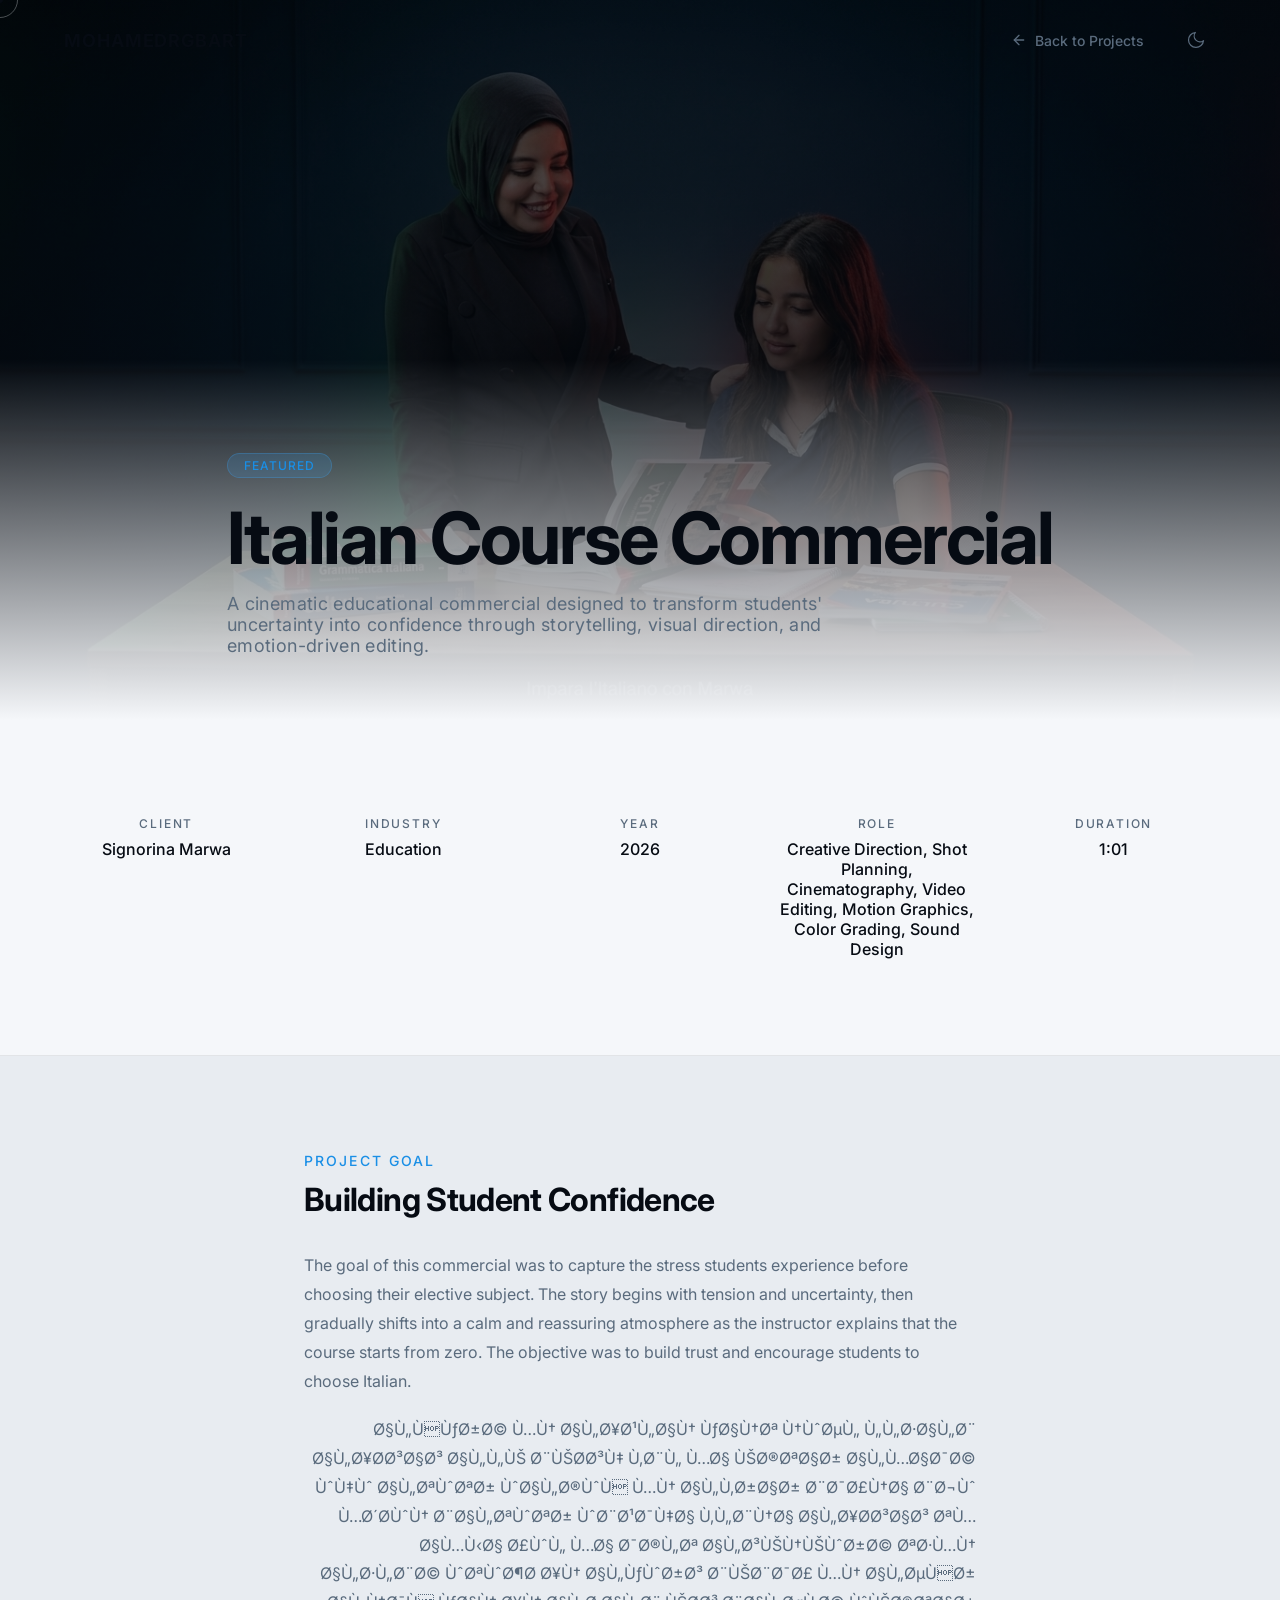
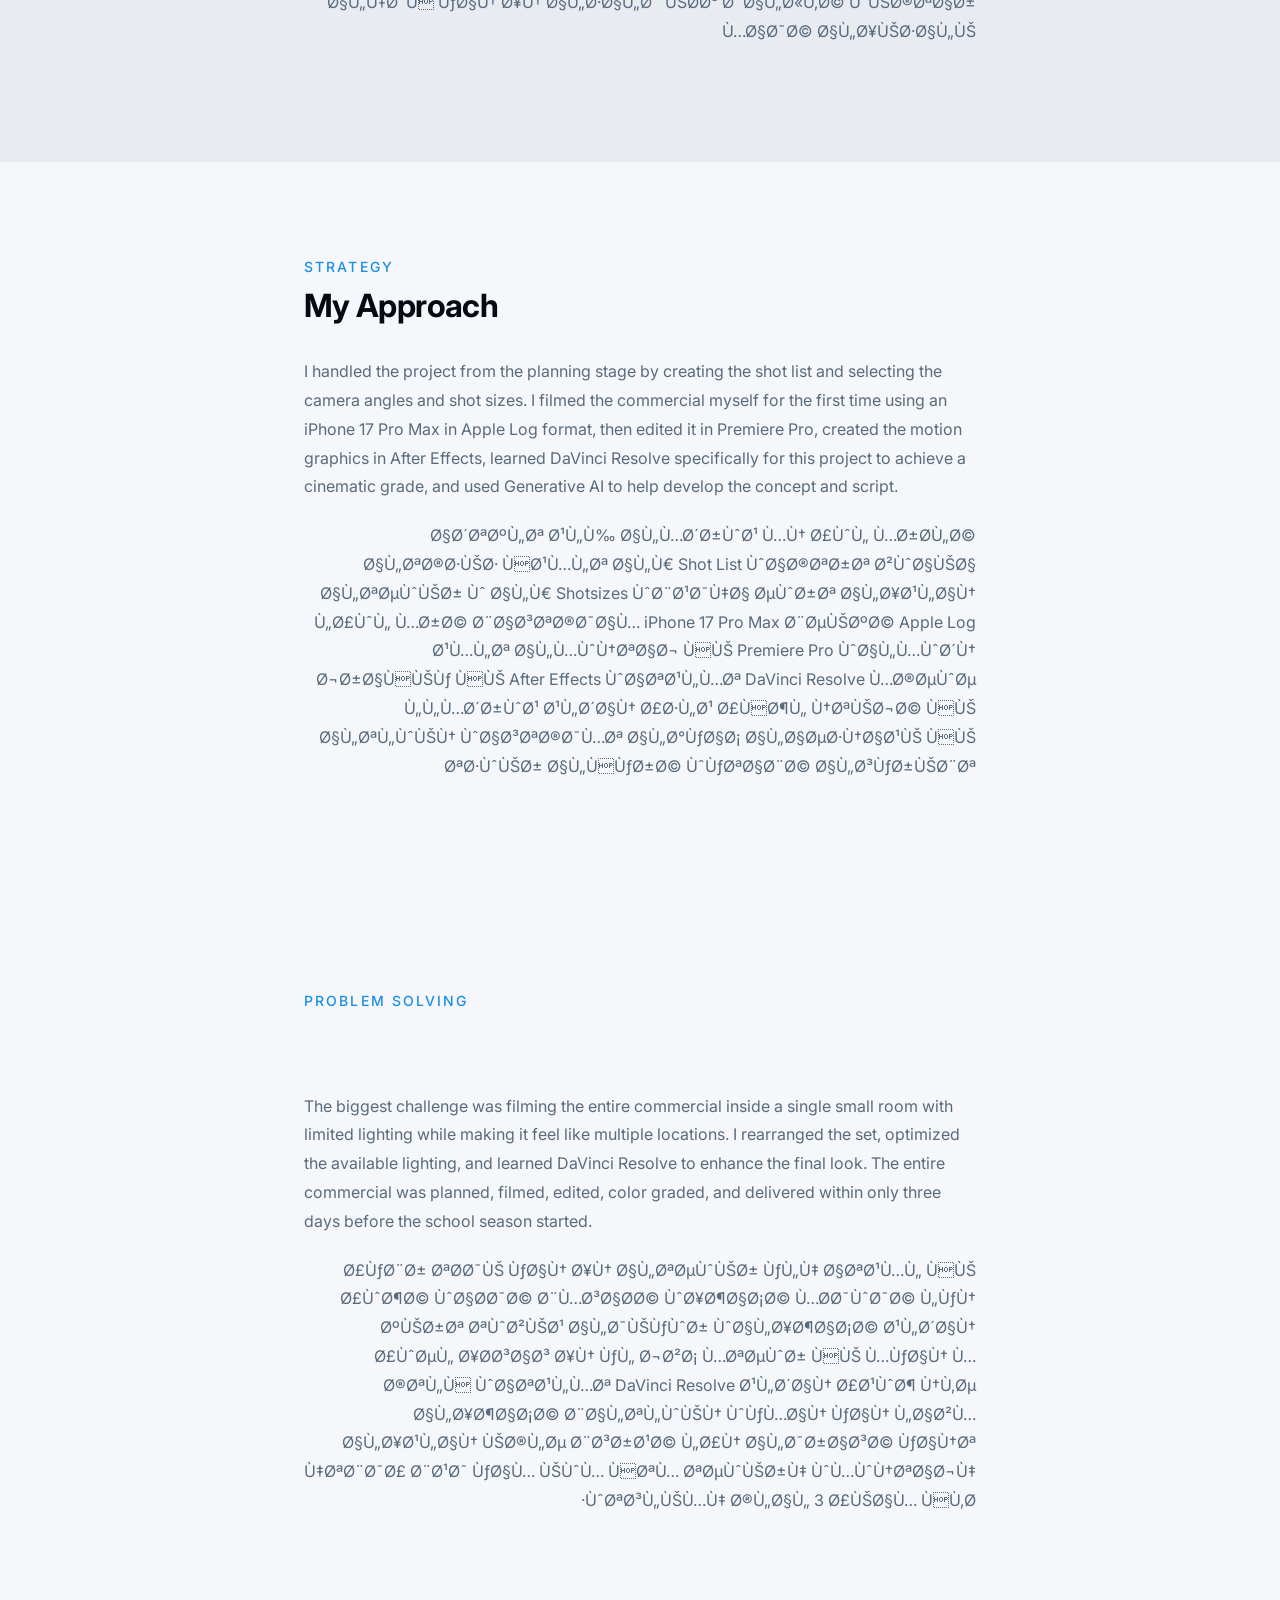
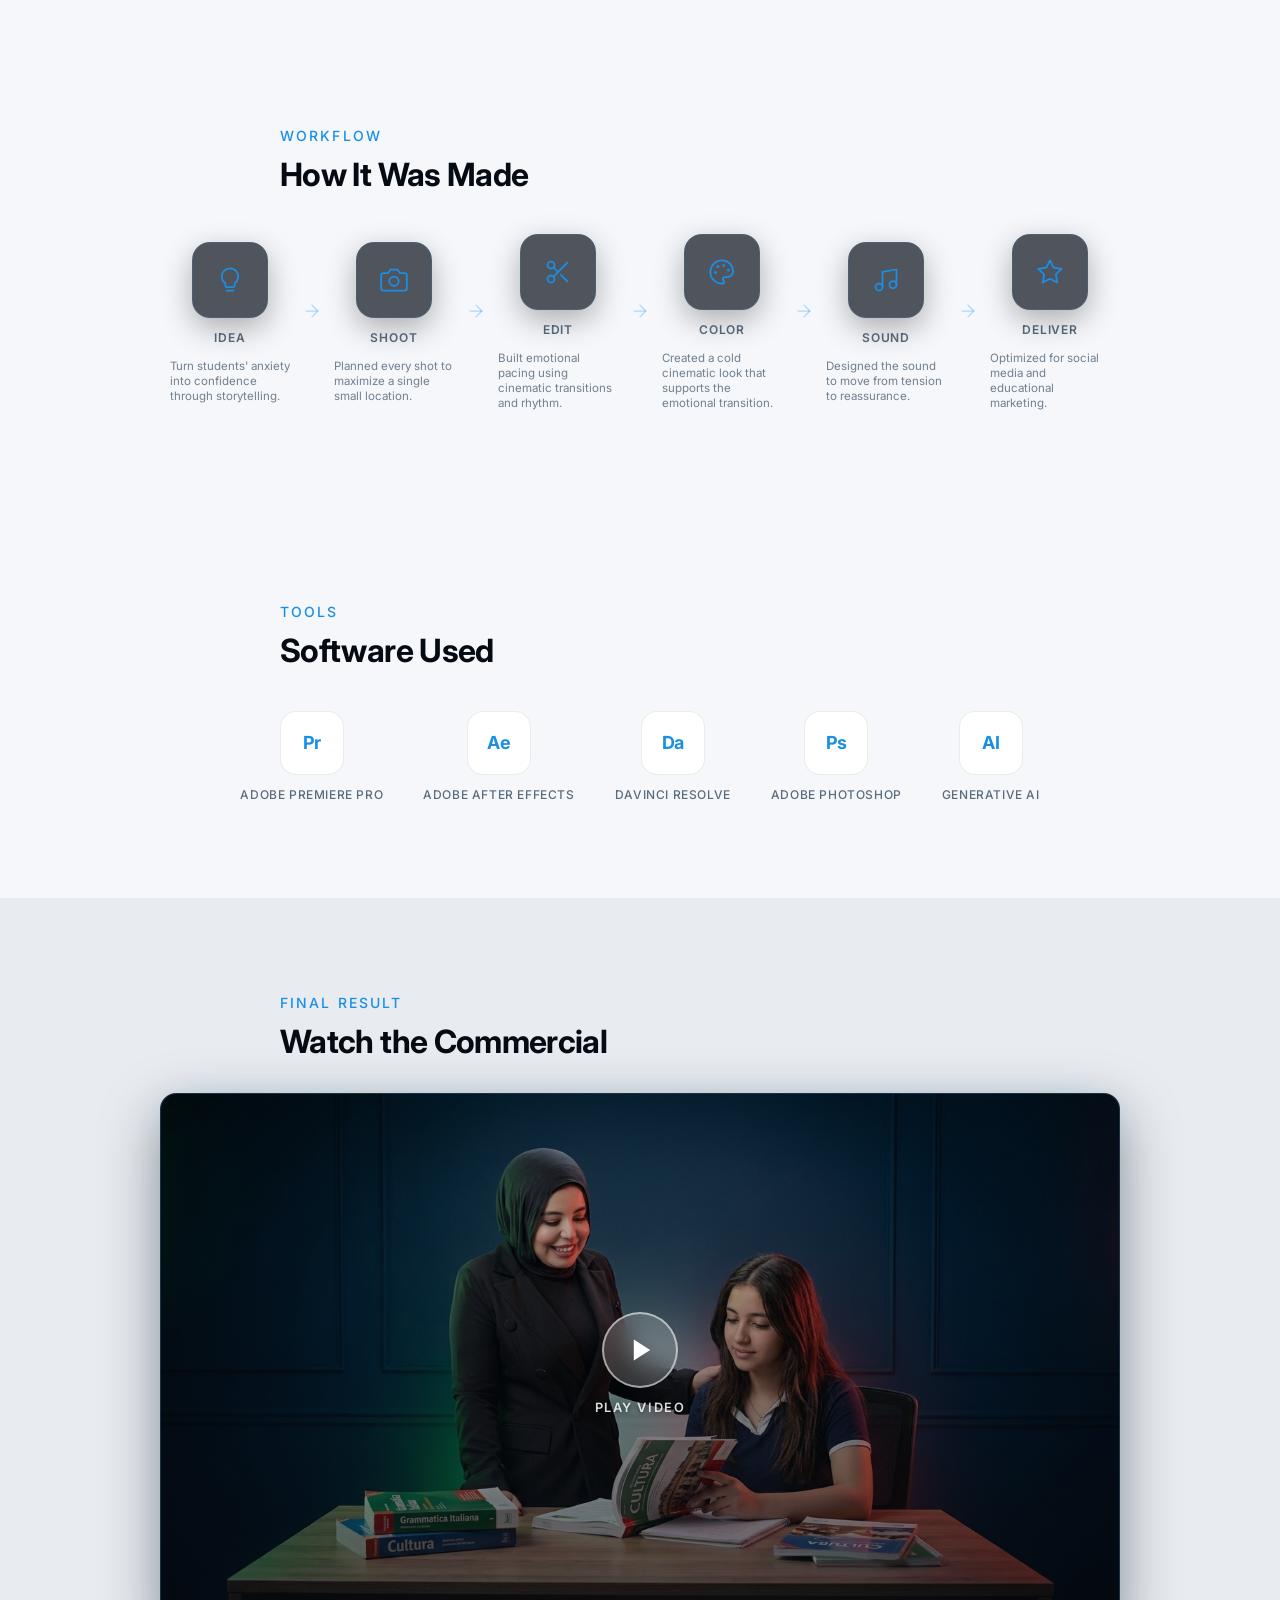
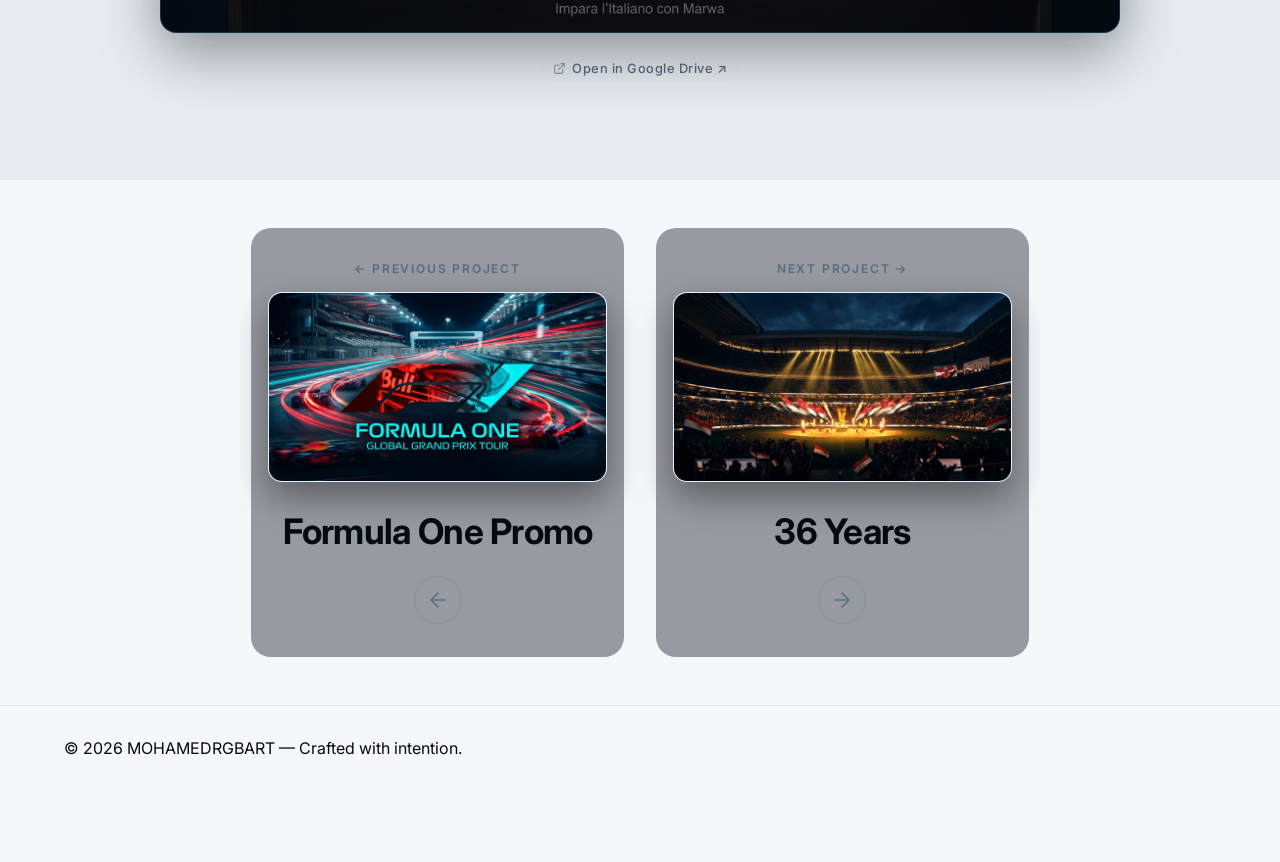
<file: case-study-2.html>
<!DOCTYPE html>
<html lang="en" data-theme="dark">
<head>
  <meta charset="UTF-8">
  <meta name="viewport" content="width=device-width, initial-scale=1.0">
  <meta name="description" content="Italian Course Commercial — A cinematic educational commercial designed to transform students' uncertainty into confidence through storytelling. Case study by MOHAMEDRGBART.">
  <meta name="author" content="Mohamed RGB Art">
  <meta name="theme-color" content="#060B13">
  <title>Italian Course Commercial — MOHAMEDRGBART Case Study</title>
  <link rel="preconnect" href="https://fonts.googleapis.com">
  <link rel="preconnect" href="https://fonts.gstatic.com" crossorigin>
  <link href="https://fonts.googleapis.com/css2?family=Inter:wght@300;400;500;600;700&display=swap" rel="stylesheet">
  <link rel="icon" type="image/svg+xml" href="favicon.svg">
  <link rel="stylesheet" href="css/variables.css">
  <link rel="stylesheet" href="css/base.css">
  <link rel="stylesheet" href="css/layout.css">
  <link rel="stylesheet" href="css/components.css">
  <link rel="stylesheet" href="css/sections.css">
  <link rel="stylesheet" href="css/animations.css">
  <link rel="stylesheet" href="css/case-study.css">
  <link rel="stylesheet" href="css/responsive.css">
</head>
<body class="case-study-page">

  <!-- Page Transition Overlay -->
  <div class="page-transition" id="pageTransition">
    <div class="transition-bar"></div>
    <div class="transition-bar"></div>
    <div class="transition-bar"></div>
    <div class="transition-bar"></div>
    <div class="transition-bar"></div>
  </div>

  <!-- Custom Cursor -->
  <div class="custom-cursor" id="customCursor">
    <div class="cursor-dot"></div>
    <div class="cursor-ring"></div>
    <span class="cursor-text" id="cursorText"></span>
  </div>

  <!-- 3D Ribbon -->
  <div class="ribbon" id="ribbon">
    <svg class="ribbon-svg" viewBox="0 0 200 2000" preserveAspectRatio="none"></svg>
  </div>

  <!-- Case Study Navigation -->
  <nav class="nav cs-nav" id="navbar">
    <div class="nav-container">
      <a class="nav-brand" href="index.html">MOHAMEDRGBART</a>
      <div class="nav-actions">
        <a class="cs-back-link" href="index.html">
          <svg xmlns="http://www.w3.org/2000/svg" width="16" height="16" viewBox="0 0 24 24" fill="none" stroke="currentColor" stroke-width="2" stroke-linecap="round" stroke-linejoin="round"><line x1="19" y1="12" x2="5" y2="12"></line><polyline points="12 19 5 12 12 5"></polyline></svg>
          Back to Projects
        </a>
        <button class="theme-toggle" id="themeToggle" aria-label="Toggle theme">
          <svg id="sunIcon" xmlns="http://www.w3.org/2000/svg" width="20" height="20" viewBox="0 0 24 24" fill="none" stroke="currentColor" stroke-width="1.5" stroke-linecap="round" stroke-linejoin="round"><circle cx="12" cy="12" r="5"></circle><line x1="12" y1="1" x2="12" y2="3"></line><line x1="12" y1="21" x2="12" y2="23"></line><line x1="4.22" y1="4.22" x2="5.64" y2="5.64"></line><line x1="18.36" y1="18.36" x2="19.78" y2="19.78"></line><line x1="1" y1="12" x2="3" y2="12"></line><line x1="21" y1="12" x2="23" y2="12"></line><line x1="4.22" y1="19.78" x2="5.64" y2="18.36"></line><line x1="18.36" y1="5.64" x2="19.78" y2="4.22"></line></svg>
          <svg id="moonIcon" xmlns="http://www.w3.org/2000/svg" width="20" height="20" viewBox="0 0 24 24" fill="none" stroke="currentColor" stroke-width="1.5" stroke-linecap="round" stroke-linejoin="round" style="display:none;"><path d="M21 12.79A9 9 0 1 1 11.21 3 7 7 0 0 0 21 12.79z"></path></svg>
        </button>
      </div>
    </div>
  </nav>

  <section class="cs-hero">
    <div class="cs-hero-media">
      <img src="assets/images/italy_thumb.jpg" alt="Italian Course Commercial" width="1920" height="1080" loading="eager">
      <div class="cs-hero-gradient"></div>
    </div>
    <div class="cs-hero-content container">
      <span class="cs-status-badge">Featured</span>
      <h1 class="cs-title">Italian Course Commercial</h1>
      <p class="cs-tagline">A cinematic educational commercial designed to transform students' uncertainty into confidence through storytelling, visual direction, and emotion-driven editing.</p>
    </div>
  </section>

  <section class="cs-section cs-overview">
    <div class="container">
      <div class="cs-meta-grid">
        <div class="cs-meta-item reveal-up">
          <span class="cs-meta-label">Client</span>
          <span class="cs-meta-value">Signorina Marwa</span>
        </div>
        <div class="cs-meta-item reveal-up">
          <span class="cs-meta-label">Industry</span>
          <span class="cs-meta-value">Education</span>
        </div>
        <div class="cs-meta-item reveal-up">
          <span class="cs-meta-label">Year</span>
          <span class="cs-meta-value">2026</span>
        </div>
        <div class="cs-meta-item reveal-up">
          <span class="cs-meta-label">Role</span>
          <span class="cs-meta-value">Creative Direction, Shot Planning, Cinematography, Video Editing, Motion Graphics, Color Grading, Sound Design</span>
        </div>
        <div class="cs-meta-item reveal-up">
          <span class="cs-meta-label">Duration</span>
          <span class="cs-meta-value">1:01</span>
        </div>
      </div>
    </div>
  </section>

  <section class="cs-section cs-challenge">
    <div class="container cs-content-narrow">
      <p class="section-label reveal-up">Project Goal</p>
      <h2 class="cs-heading reveal-up">Building Student Confidence</h2>
      <p class="cs-text reveal-up">The goal of this commercial was to capture the stress students experience before choosing their elective subject. The story begins with tension and uncertainty, then gradually shifts into a calm and reassuring atmosphere as the instructor explains that the course starts from zero. The objective was to build trust and encourage students to choose Italian.</p>
      <p class="cs-text reveal-up" dir="rtl" style="text-align: right;">الفكرة من الإعلان كانت نوصل للطالب الإحساس اللي بيحسه قبل ما يختار المادة وهو التوتر والخوف من القرار بدأنا بجو مشحون بالتوتر وبعدها قلبنا الإحساس تمامًا أول ما دخلت السينيورة تطمن الطلبة وتوضح إن الكورس بيبدأ من الصفر الهدف كان إن الطالب يحس بالثقة ويختار مادة الإيطالي</p>
    </div>
  </section>

  <section class="cs-section cs-approach">
    <div class="container cs-content-narrow">
      <p class="section-label reveal-up">Strategy</p>
      <h2 class="cs-heading reveal-up">My Approach</h2>
      <p class="cs-text reveal-up">I handled the project from the planning stage by creating the shot list and selecting the camera angles and shot sizes. I filmed the commercial myself for the first time using an iPhone 17 Pro Max in Apple Log format, then edited it in Premiere Pro, created the motion graphics in After Effects, learned DaVinci Resolve specifically for this project to achieve a cinematic grade, and used Generative AI to help develop the concept and script.</p>
      <p class="cs-text reveal-up" dir="rtl" style="text-align: right;">اشتغلت على المشروع من أول مرحلة التخطيط فعملت الـ Shot List واخترت زوايا التصوير و الـ Shotsizes وبعدها صورت الإعلان لأول مرة باستخدام iPhone 17 Pro Max بصيغة Apple Log عملت المونتاج في Premiere Pro والموشن جرافيك في After Effects واتعلمت DaVinci Resolve مخصوص للمشروع علشان أطلع أفضل نتيجة في التلوين واستخدمت الذكاء الاصطناعي في تطوير الفكرة وكتابة السكريبت</p>
    </div>
  </section>

  <section class="cs-section cs-problems">
    <div class="container cs-content-narrow">
      <p class="section-label reveal-up">Problem Solving</p>
      <h2 class="cs-heading reveal-up">Challenges</h2>
      <p class="cs-text reveal-up">The biggest challenge was filming the entire commercial inside a single small room with limited lighting while making it feel like multiple locations. I rearranged the set, optimized the available lighting, and learned DaVinci Resolve to enhance the final look. The entire commercial was planned, filmed, edited, color graded, and delivered within only three days before the school season started.</p>
      <p class="cs-text reveal-up" dir="rtl" style="text-align: right;">أكبر تحدي كان إن التصوير كله اتعمل في أوضة واحدة بمساحة وإضاءة محدودة لكن غيرت توزيع الديكور والإضاءة علشان أوصل إحساس إن كل جزء متصور في مكان مختلف واتعلمت DaVinci Resolve علشان أعوض نقص الإضاءة بالتلوين وكمان كان لازم الإعلان يخلص بسرعة لأن الدراسة كانت هتبدأ بعد كام يوم فتم تصويره ومونتاجه وتسليمه خلال 3 أيام فقط</p>
    </div>
  </section>

  <section class="cs-section cs-process">
    <div class="container">
      <div class="cs-content-narrow">
        <p class="section-label reveal-up">Workflow</p>
        <h2 class="cs-heading reveal-up">How It Was Made</h2>
      </div>
      <div class="cs-process-flow reveal-up">
        <!-- Step 1: Idea -->
        <div class="cs-process-step">
          <div class="cs-process-card">
            <svg class="cs-process-icon" xmlns="http://www.w3.org/2000/svg" width="28" height="28" viewBox="0 0 24 24" fill="none" stroke="currentColor" stroke-width="1.5" stroke-linecap="round" stroke-linejoin="round"><path d="M12 2a7 7 0 0 0-7 7c0 2.38 1.19 4.47 3 5.74V17a1 1 0 0 0 1 1h6a1 1 0 0 0 1-1v-2.26c1.81-1.27 3-3.36 3-5.74a7 7 0 0 0-7-7z"></path><path d="M9 21h6"></path></svg>
          </div>
          <span class="cs-process-label">Idea</span>
          <p class="cs-process-subtext">Turn students' anxiety into confidence through storytelling.</p>
        </div>

        <div class="cs-process-arrow">
          <svg xmlns="http://www.w3.org/2000/svg" width="20" height="20" viewBox="0 0 24 24" fill="none" stroke="currentColor" stroke-width="1.5" stroke-linecap="round" stroke-linejoin="round"><line x1="5" y1="12" x2="19" y2="12"></line><polyline points="12 5 19 12 12 19"></polyline></svg>
        </div>

        <!-- Step 2: Shoot -->
        <div class="cs-process-step">
          <div class="cs-process-card">
            <svg class="cs-process-icon" xmlns="http://www.w3.org/2000/svg" width="28" height="28" viewBox="0 0 24 24" fill="none" stroke="currentColor" stroke-width="1.5" stroke-linecap="round" stroke-linejoin="round"><path d="M23 19a2 2 0 0 1-2 2H3a2 2 0 0 1-2-2V8a2 2 0 0 1 2-2h4l2-3h6l2 3h4a2 2 0 0 1 2 2z"></path><circle cx="12" cy="13" r="4"></circle></svg>
          </div>
          <span class="cs-process-label">Shoot</span>
          <p class="cs-process-subtext">Planned every shot to maximize a single small location.</p>
        </div>

        <div class="cs-process-arrow">
          <svg xmlns="http://www.w3.org/2000/svg" width="20" height="20" viewBox="0 0 24 24" fill="none" stroke="currentColor" stroke-width="1.5" stroke-linecap="round" stroke-linejoin="round"><line x1="5" y1="12" x2="19" y2="12"></line><polyline points="12 5 19 12 12 19"></polyline></svg>
        </div>

        <!-- Step 3: Edit -->
        <div class="cs-process-step">
          <div class="cs-process-card">
            <svg class="cs-process-icon" xmlns="http://www.w3.org/2000/svg" width="28" height="28" viewBox="0 0 24 24" fill="none" stroke="currentColor" stroke-width="1.5" stroke-linecap="round" stroke-linejoin="round"><circle cx="6" cy="6" r="3"></circle><circle cx="6" cy="18" r="3"></circle><line x1="20" y1="4" x2="8.12" y2="15.88"></line><line x1="14.47" y1="14.47" x2="20" y2="20"></line><line x1="8.12" y1="8.12" x2="12" y2="12"></line></svg>
          </div>
          <span class="cs-process-label">Edit</span>
          <p class="cs-process-subtext">Built emotional pacing using cinematic transitions and rhythm.</p>
        </div>

        <div class="cs-process-arrow">
          <svg xmlns="http://www.w3.org/2000/svg" width="20" height="20" viewBox="0 0 24 24" fill="none" stroke="currentColor" stroke-width="1.5" stroke-linecap="round" stroke-linejoin="round"><line x1="5" y1="12" x2="19" y2="12"></line><polyline points="12 5 19 12 12 19"></polyline></svg>
        </div>

        <!-- Step 4: Color -->
        <div class="cs-process-step">
          <div class="cs-process-card">
            <svg class="cs-process-icon" xmlns="http://www.w3.org/2000/svg" width="28" height="28" viewBox="0 0 24 24" fill="none" stroke="currentColor" stroke-width="1.5" stroke-linecap="round" stroke-linejoin="round"><circle cx="13.5" cy="6.5" r=".5" fill="currentColor"></circle><circle cx="17.5" cy="10.5" r=".5" fill="currentColor"></circle><circle cx="8.5" cy="7.5" r=".5" fill="currentColor"></circle><circle cx="6.5" cy="12.5" r=".5" fill="currentColor"></circle><path d="M12 2C6.5 2 2 6.5 2 12s4.5 10 10 10c.92 0 1.7-.72 1.7-1.65 0-.43-.17-.83-.46-1.13-.28-.3-.46-.7-.46-1.14 0-.92.73-1.68 1.66-1.68h2.06c2.8 0 5.04-2.24 5.04-5.04 0-5.22-4.24-9.36-9.54-9.36z"></path></svg>
          </div>
          <span class="cs-process-label">Color</span>
          <p class="cs-process-subtext">Created a cold cinematic look that supports the emotional transition.</p>
        </div>

        <div class="cs-process-arrow">
          <svg xmlns="http://www.w3.org/2000/svg" width="20" height="20" viewBox="0 0 24 24" fill="none" stroke="currentColor" stroke-width="1.5" stroke-linecap="round" stroke-linejoin="round"><line x1="5" y1="12" x2="19" y2="12"></line><polyline points="12 5 19 12 12 19"></polyline></svg>
        </div>

        <!-- Step 5: Sound -->
        <div class="cs-process-step">
          <div class="cs-process-card">
            <svg class="cs-process-icon" xmlns="http://www.w3.org/2000/svg" width="28" height="28" viewBox="0 0 24 24" fill="none" stroke="currentColor" stroke-width="1.5" stroke-linecap="round" stroke-linejoin="round"><path d="M9 18V5l12-2v13"></path><circle cx="6" cy="18" r="3"></circle><circle cx="18" cy="16" r="3"></circle></svg>
          </div>
          <span class="cs-process-label">Sound</span>
          <p class="cs-process-subtext">Designed the sound to move from tension to reassurance.</p>
        </div>

        <div class="cs-process-arrow">
          <svg xmlns="http://www.w3.org/2000/svg" width="20" height="20" viewBox="0 0 24 24" fill="none" stroke="currentColor" stroke-width="1.5" stroke-linecap="round" stroke-linejoin="round"><line x1="5" y1="12" x2="19" y2="12"></line><polyline points="12 5 19 12 12 19"></polyline></svg>
        </div>

        <!-- Step 6: Deliver -->
        <div class="cs-process-step">
          <div class="cs-process-card">
            <svg class="cs-process-icon" xmlns="http://www.w3.org/2000/svg" width="28" height="28" viewBox="0 0 24 24" fill="none" stroke="currentColor" stroke-width="1.5" stroke-linecap="round" stroke-linejoin="round"><polygon points="12 2 15.09 8.26 22 9.27 17 14.14 18.18 21.02 12 17.77 5.82 21.02 7 14.14 2 9.27 8.91 8.26 12 2"></polygon></svg>
          </div>
          <span class="cs-process-label">Deliver</span>
          <p class="cs-process-subtext">Optimized for social media and educational marketing.</p>
        </div>
      </div>
    </div>
  </section>

  <section class="cs-section cs-software">
    <div class="container">
      <div class="cs-content-narrow">
        <p class="section-label reveal-up">Tools</p>
        <h2 class="cs-heading reveal-up">Software Used</h2>
      </div>
      <div class="cs-software-grid">
        <div class="cs-software-item reveal-up">
          <div class="cs-software-icon">
            <span>Pr</span>
          </div>
          <span class="cs-software-name">Adobe Premiere Pro</span>
        </div>
        <div class="cs-software-item reveal-up">
          <div class="cs-software-icon">
            <span>Ae</span>
          </div>
          <span class="cs-software-name">Adobe After Effects</span>
        </div>
        <div class="cs-software-item reveal-up">
          <div class="cs-software-icon">
            <span>Da</span>
          </div>
          <span class="cs-software-name">DaVinci Resolve</span>
        </div>
        <div class="cs-software-item reveal-up">
          <div class="cs-software-icon">
            <span>Ps</span>
          </div>
          <span class="cs-software-name">Adobe Photoshop</span>
        </div>
        <div class="cs-software-item reveal-up">
          <div class="cs-software-icon">
            <span>AI</span>
          </div>
          <span class="cs-software-name">Generative AI</span>
        </div>
      </div>
    </div>
  </section>

  <section class="cs-section cs-final">
    <div class="container">
      <div class="cs-content-narrow">
        <p class="section-label reveal-up">Final Result</p>
        <h2 class="cs-heading reveal-up">Watch the Commercial</h2>
      </div>
      <div class="cs-video-player reveal-up">
        <a class="cs-video-preview ratio-16-9"
           href="https://drive.google.com/file/d/1u02dj9ZrypSbc4tfqgzKthN7iNm6gxJT/view"
           target="_blank"
           rel="noopener noreferrer"
           aria-label="Watch Italian Course Commercial on Google Drive"
           data-aspect="16:9">
          <img class="cs-video-preview__thumb" src="assets/images/italy_thumb.jpg" alt="Signorina Marwa — Italian Ad" loading="lazy">
          <div class="cs-video-preview__overlay"></div>
          <div class="cs-video-preview__play">
            <div class="cs-play-btn">
              <svg xmlns="http://www.w3.org/2000/svg" width="28" height="28" viewBox="0 0 24 24" fill="currentColor"><polygon points="5 3 19 12 5 21 5 3"/></svg>
            </div>
            <span class="cs-play-label">Play Video</span>
          </div>
        </a>
        <a class="cs-drive-link"
           href="https://drive.google.com/file/d/1u02dj9ZrypSbc4tfqgzKthN7iNm6gxJT/view"
           target="_blank"
           rel="noopener noreferrer">
          <svg xmlns="http://www.w3.org/2000/svg" width="13" height="13" viewBox="0 0 24 24" fill="none" stroke="currentColor" stroke-width="2" stroke-linecap="round" stroke-linejoin="round"><path d="M18 13v6a2 2 0 0 1-2 2H5a2 2 0 0 1-2-2V8a2 2 0 0 1 2-2h6"/><polyline points="15 3 21 3 21 9"/><line x1="10" y1="14" x2="21" y2="3"/></svg>
          Open in Google Drive ↗
        </a>
      </div>
    </div>
  </section>

  <section class="cs-section cs-next-project">
    <div class="container">
      <a href="case-study-3.html" class="cs-next-link" data-transition>
        <p class="section-label">Next Project</p>
        <h2 class="cs-next-title">The Craft</h2>
        <div class="cs-next-arrow">
          <svg xmlns="http://www.w3.org/2000/svg" width="32" height="32" viewBox="0 0 24 24" fill="none" stroke="currentColor" stroke-width="1.5" stroke-linecap="round" stroke-linejoin="round"><line x1="5" y1="12" x2="19" y2="12"></line><polyline points="12 5 19 12 12 19"></polyline></svg>
        </div>
      </a>
    </div>
  </section>

  <footer class="footer">
    <div class="container">
      <p>&copy; 2026 MOHAMEDRGBART &mdash; Crafted with intention.</p>
      <button class="back-to-top" id="backToTop" aria-label="Back to top">
        <svg xmlns="http://www.w3.org/2000/svg" width="16" height="16" viewBox="0 0 24 24" fill="none" stroke="currentColor" stroke-width="2" stroke-linecap="round" stroke-linejoin="round"><polyline points="18 15 12 9 6 15"></polyline></svg>
      </button>
    </div>
  </footer>

  <script src="js/theme.js" defer></script>
  <script src="js/navigation.js" defer></script>
  <script src="js/animations.js" defer></script>
  <script src="js/lazy-load.js" defer></script>
  <script src="js/particles.js" defer></script>
  <script src="js/cursor.js" defer></script>
  <script src="js/ribbon.js" defer></script>
  <script src="js/transitions.js" defer></script>
  <script src="js/projects.js" defer></script>
  <script src="js/case-study.js" defer></script>
</body>
</html>
</file>
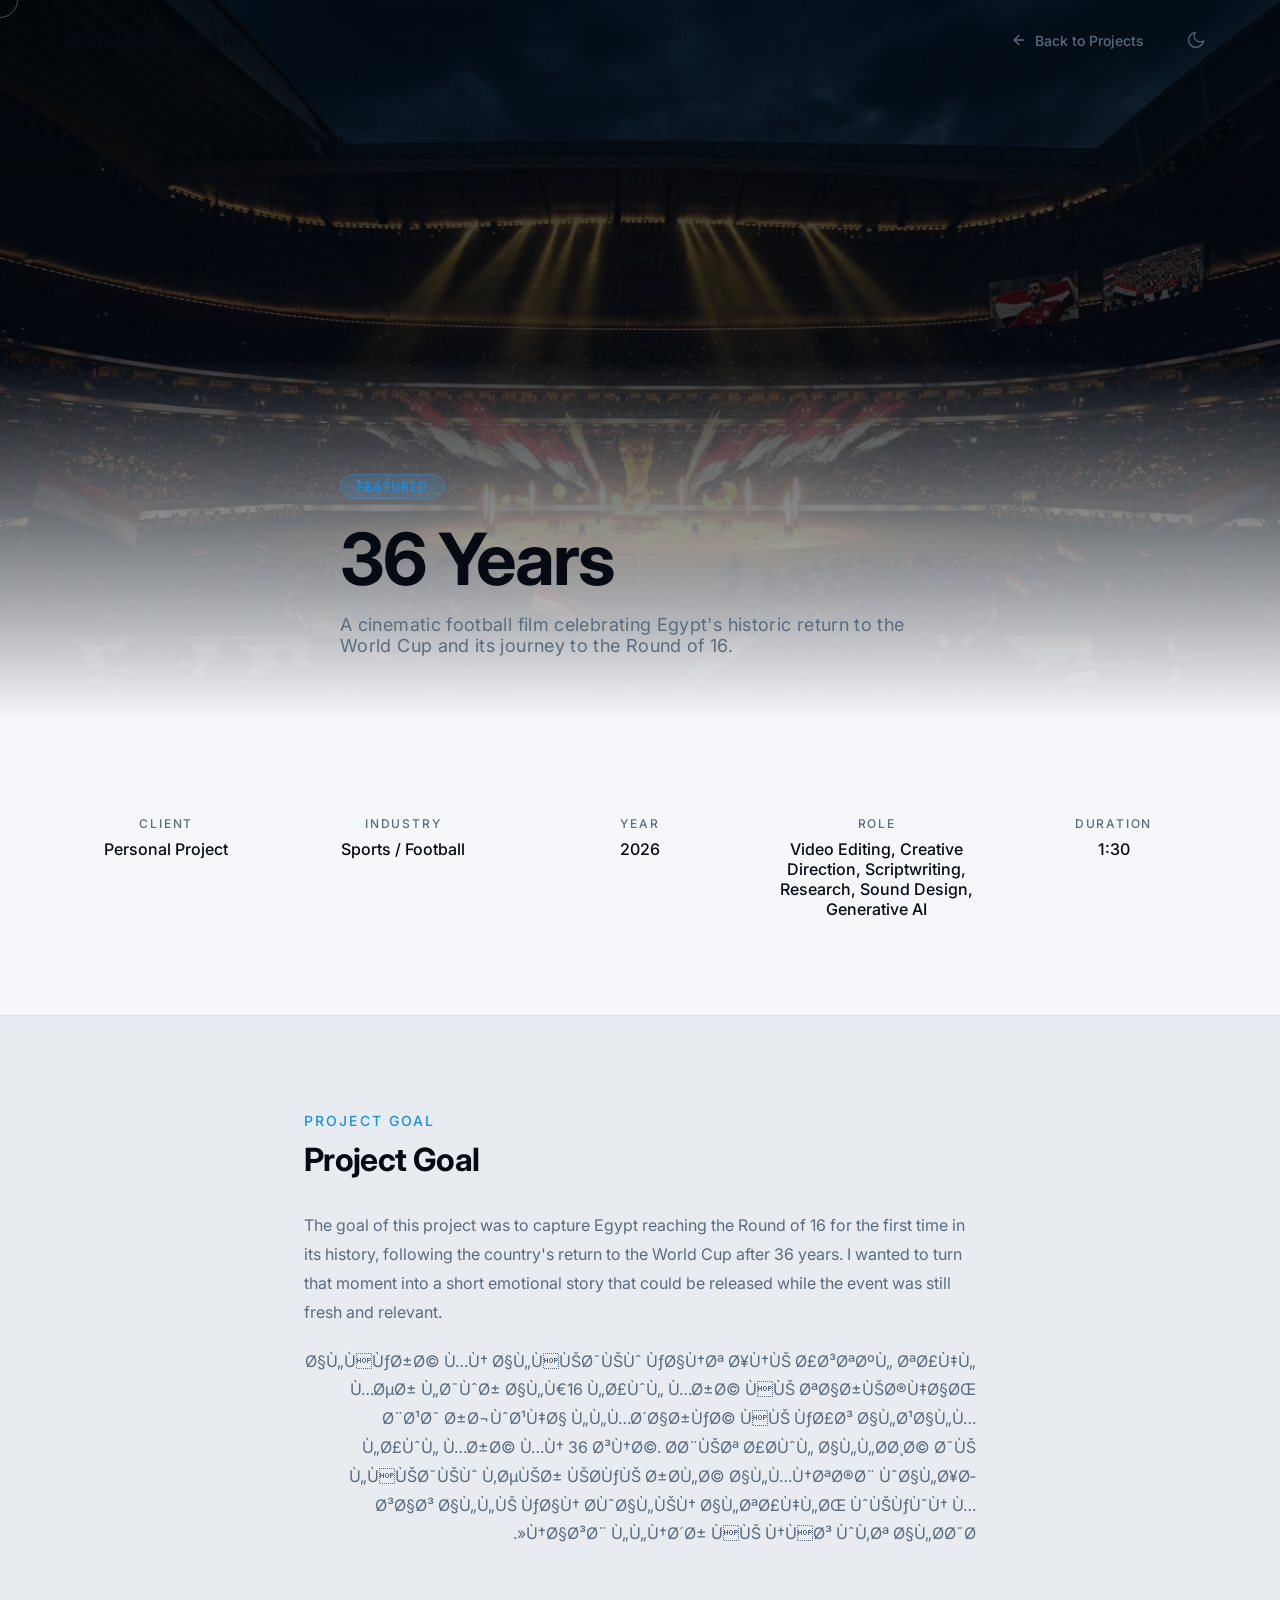
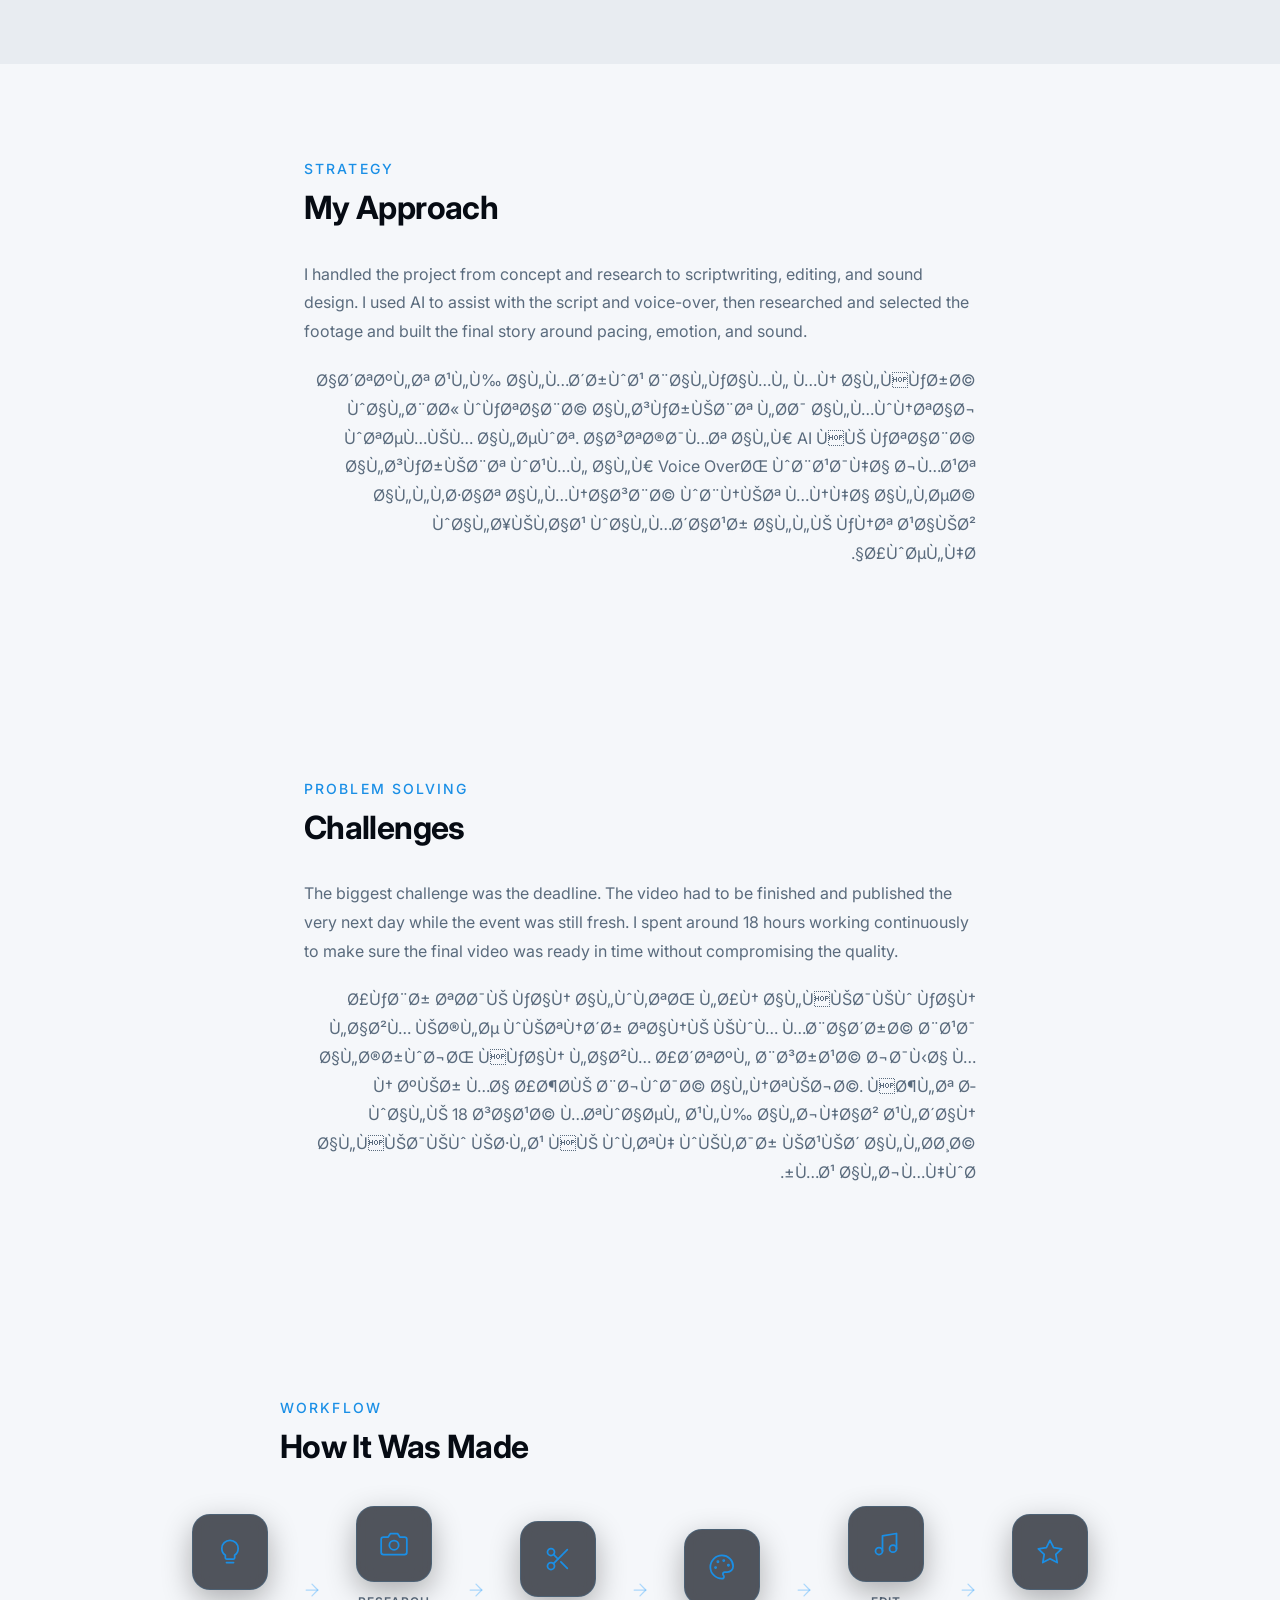
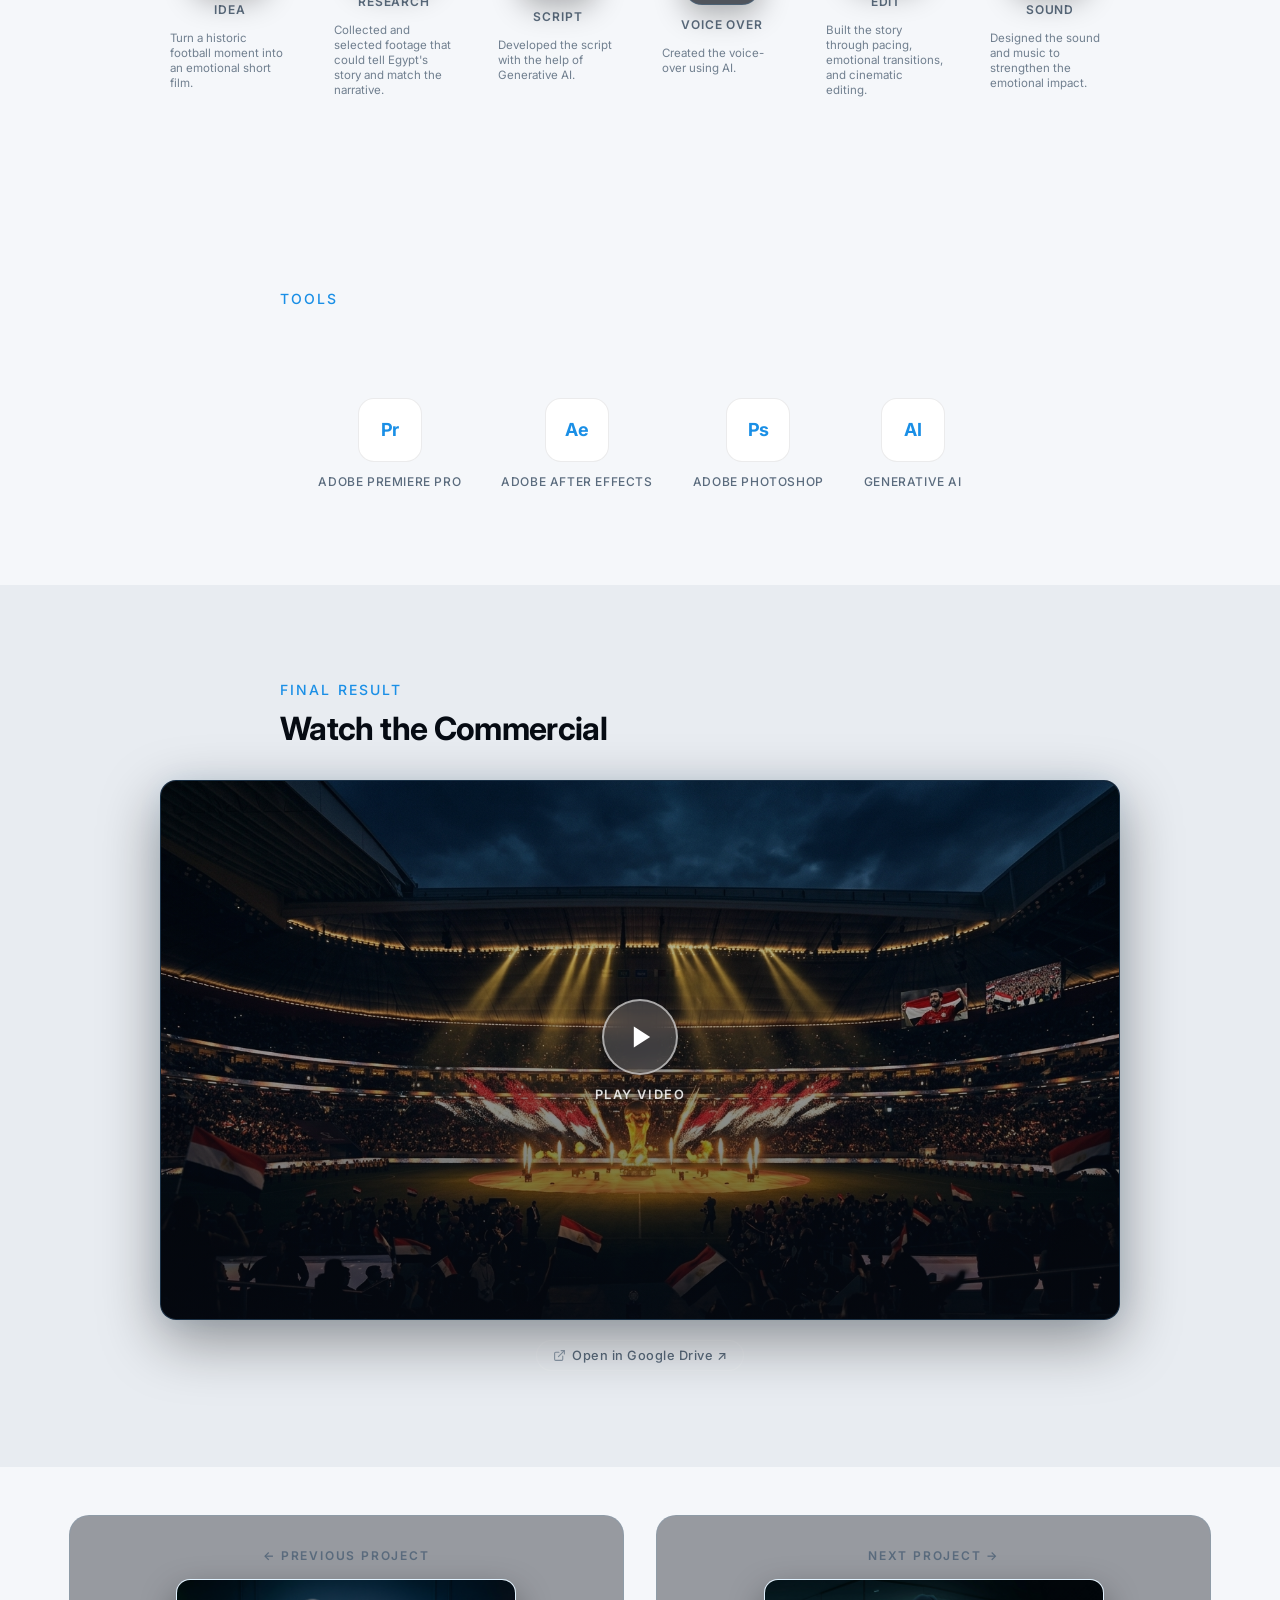
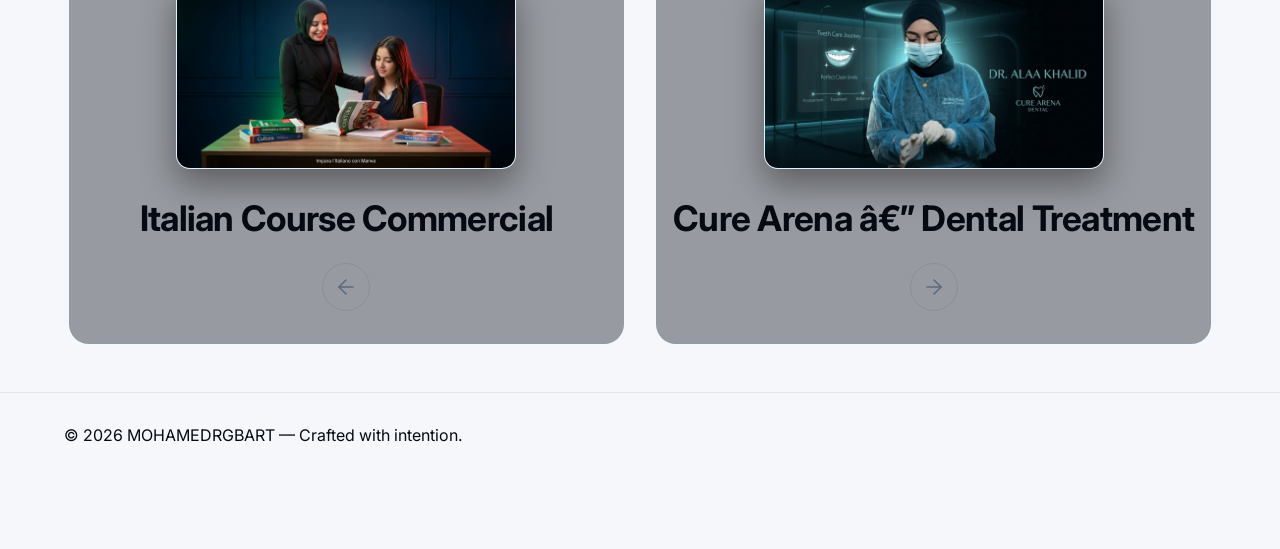
<file: case-study-3.html>
<!DOCTYPE html>
<html lang="en" data-theme="dark">
<head>
  <meta charset="UTF-8">
  <meta name="viewport" content="width=device-width, initial-scale=1.0">
  <meta name="description" content="36 Years — A cinematic football film celebrating Egypt's historic return to the World Cup and its journey to the Round of 16. Case study by MOHAMEDRGBART.">
  <meta name="author" content="Mohamed RGB Art">
  <meta name="theme-color" content="#060B13">
  <title>36 Years — MOHAMEDRGBART Case Study</title>
  <link rel="preconnect" href="https://fonts.googleapis.com">
  <link rel="preconnect" href="https://fonts.gstatic.com" crossorigin>
  <link href="https://fonts.googleapis.com/css2?family=Inter:wght@300;400;500;600;700&display=swap" rel="stylesheet">
  <link rel="icon" type="image/svg+xml" href="favicon.svg">
  <link rel="stylesheet" href="css/variables.css">
  <link rel="stylesheet" href="css/base.css">
  <link rel="stylesheet" href="css/layout.css">
  <link rel="stylesheet" href="css/components.css">
  <link rel="stylesheet" href="css/sections.css">
  <link rel="stylesheet" href="css/animations.css">
  <link rel="stylesheet" href="css/case-study.css">
  <link rel="stylesheet" href="css/responsive.css">
</head>
<body class="case-study-page">

  <!-- Page Transition Overlay -->
  <div class="page-transition" id="pageTransition">
    <div class="transition-bar"></div>
    <div class="transition-bar"></div>
    <div class="transition-bar"></div>
    <div class="transition-bar"></div>
    <div class="transition-bar"></div>
  </div>

  <!-- Custom Cursor -->
  <div class="custom-cursor" id="customCursor">
    <div class="cursor-dot"></div>
    <div class="cursor-ring"></div>
    <span class="cursor-text" id="cursorText"></span>
  </div>

  <!-- 3D Ribbon -->
  <div class="ribbon" id="ribbon">
    <svg class="ribbon-svg" viewBox="0 0 200 2000" preserveAspectRatio="none"></svg>
  </div>

  <!-- Case Study Navigation -->
  <nav class="nav cs-nav" id="navbar">
    <div class="nav-container">
      <a class="nav-brand" href="index.html">MOHAMEDRGBART</a>
      <div class="nav-actions">
        <a class="cs-back-link" href="index.html">
          <svg xmlns="http://www.w3.org/2000/svg" width="16" height="16" viewBox="0 0 24 24" fill="none" stroke="currentColor" stroke-width="2" stroke-linecap="round" stroke-linejoin="round"><line x1="19" y1="12" x2="5" y2="12"></line><polyline points="12 19 5 12 12 5"></polyline></svg>
          Back to Projects
        </a>
        <button class="theme-toggle" id="themeToggle" aria-label="Toggle theme">
          <svg id="sunIcon" xmlns="http://www.w3.org/2000/svg" width="20" height="20" viewBox="0 0 24 24" fill="none" stroke="currentColor" stroke-width="1.5" stroke-linecap="round" stroke-linejoin="round"><circle cx="12" cy="12" r="5"></circle><line x1="12" y1="1" x2="12" y2="3"></line><line x1="12" y1="21" x2="12" y2="23"></line><line x1="4.22" y1="4.22" x2="5.64" y2="5.64"></line><line x1="18.36" y1="18.36" x2="19.78" y2="19.78"></line><line x1="1" y1="12" x2="3" y2="12"></line><line x1="21" y1="12" x2="23" y2="12"></line><line x1="4.22" y1="19.78" x2="5.64" y2="18.36"></line><line x1="18.36" y1="5.64" x2="19.78" y2="4.22"></line></svg>
          <svg id="moonIcon" xmlns="http://www.w3.org/2000/svg" width="20" height="20" viewBox="0 0 24 24" fill="none" stroke="currentColor" stroke-width="1.5" stroke-linecap="round" stroke-linejoin="round" style="display:none;"><path d="M21 12.79A9 9 0 1 1 11.21 3 7 7 0 0 0 21 12.79z"></path></svg>
        </button>
      </div>
    </div>
  </nav>

  <!-- Hero Section -->
  <section class="cs-hero">
    <div class="cs-hero-media">
      <img src="assets/images/36years_thumb.jpg" alt="36 Years" width="1920" height="1080" loading="eager">
      <div class="cs-hero-gradient"></div>
    </div>
    <div class="cs-hero-content container">
      <span class="cs-status-badge">Featured</span>
      <h1 class="cs-title">36 Years</h1>
      <p class="cs-tagline">A cinematic football film celebrating Egypt's historic return to the World Cup and its journey to the Round of 16.</p>
    </div>
  </section>

  <!-- Project Overview -->
  <section class="cs-section cs-overview">
    <div class="container">
      <div class="cs-meta-grid">
        <div class="cs-meta-item reveal-up">
          <span class="cs-meta-label">Client</span>
          <span class="cs-meta-value">Personal Project</span>
        </div>
        <div class="cs-meta-item reveal-up">
          <span class="cs-meta-label">Industry</span>
          <span class="cs-meta-value">Sports / Football</span>
        </div>
        <div class="cs-meta-item reveal-up">
          <span class="cs-meta-label">Year</span>
          <span class="cs-meta-value">2026</span>
        </div>
        <div class="cs-meta-item reveal-up">
          <span class="cs-meta-label">Role</span>
          <span class="cs-meta-value">Video Editing, Creative Direction, Scriptwriting, Research, Sound Design, Generative AI</span>
        </div>
        <div class="cs-meta-item reveal-up">
          <span class="cs-meta-label">Duration</span>
          <span class="cs-meta-value">1:30</span>
        </div>
      </div>
    </div>
  </section>

  <section class="cs-section cs-challenge">
    <div class="container cs-content-narrow">
      <p class="section-label reveal-up">Project Goal</p>
      <h2 class="cs-heading reveal-up">Project Goal</h2>
      <p class="cs-text reveal-up">The goal of this project was to capture Egypt reaching the Round of 16 for the first time in its history, following the country's return to the World Cup after 36 years. I wanted to turn that moment into a short emotional story that could be released while the event was still fresh and relevant.</p>
      <p class="cs-text reveal-up" lang="ar" dir="rtl">الفكرة من الفيديو كانت إني أستغل تأهل مصر لدور الـ16 لأول مرة في تاريخها، بعد رجوعها للمشاركة في كأس العالم لأول مرة من 36 سنة. حبيت أحول اللحظة دي لفيديو قصير يحكي رحلة المنتخب والإحساس اللي كان حوالين التأهل، ويكون مناسب للنشر في نفس وقت الحدث.</p>
    </div>
  </section>

  <section class="cs-section cs-approach">
    <div class="container cs-content-narrow">
      <p class="section-label reveal-up">Strategy</p>
      <h2 class="cs-heading reveal-up">My Approach</h2>
      <p class="cs-text reveal-up">I handled the project from concept and research to scriptwriting, editing, and sound design. I used AI to assist with the script and voice-over, then researched and selected the footage and built the final story around pacing, emotion, and sound.</p>
      <p class="cs-text reveal-up" lang="ar" dir="rtl">اشتغلت على المشروع بالكامل من الفكرة والبحث وكتابة السكريبت لحد المونتاج وتصميم الصوت. استخدمت الـ AI في كتابة السكريبت وعمل الـ Voice Over، وبعدها جمعت اللقطات المناسبة وبنيت منها القصة والإيقاع والمشاعر اللي كنت عايز أوصلها.</p>
    </div>
  </section>

  <section class="cs-section cs-problems">
    <div class="container cs-content-narrow">
      <p class="section-label reveal-up">Problem Solving</p>
      <h2 class="cs-heading reveal-up">Challenges</h2>
      <p class="cs-text reveal-up">The biggest challenge was the deadline. The video had to be finished and published the very next day while the event was still fresh. I spent around 18 hours working continuously to make sure the final video was ready in time without compromising the quality.</p>
      <p class="cs-text reveal-up" lang="ar" dir="rtl">أكبر تحدي كان الوقت، لأن الفيديو كان لازم يخلص ويتنشر تاني يوم مباشرة بعد الخروج، فكان لازم أشتغل بسرعة جدًا من غير ما أضحي بجودة النتيجة. فضلت حوالي 18 ساعة متواصل على الجهاز علشان الفيديو يطلع في وقته ويقدر يعيش اللحظة مع الجمهور.</p>
    </div>
  </section>

  <!-- Creative Workflow -->
  <section class="cs-section cs-process">
    <div class="container">
      <div class="cs-content-narrow">
        <p class="section-label reveal-up">Workflow</p>
        <h2 class="cs-heading reveal-up">How It Was Made</h2>
      </div>
      <div class="cs-process-flow reveal-up">
        <div class="cs-process-step">
          <div class="cs-process-card">
            <svg class="cs-process-icon" xmlns="http://www.w3.org/2000/svg" width="28" height="28" viewBox="0 0 24 24" fill="none" stroke="currentColor" stroke-width="1.5" stroke-linecap="round" stroke-linejoin="round"><path d="M12 2a7 7 0 0 0-7 7c0 2.38 1.19 4.47 3 5.74V17a1 1 0 0 0 1 1h6a1 1 0 0 0 1-1v-2.26c1.81-1.27 3-3.36 3-5.74a7 7 0 0 0-7-7z"></path><path d="M9 21h6"></path></svg>
          </div>
          <span class="cs-process-label">Idea</span>
          <p class="cs-process-subtext">Turn a historic football moment into an emotional short film.</p>
        </div>

        <div class="cs-process-arrow">
          <svg xmlns="http://www.w3.org/2000/svg" width="20" height="20" viewBox="0 0 24 24" fill="none" stroke="currentColor" stroke-width="1.5" stroke-linecap="round" stroke-linejoin="round"><line x1="5" y1="12" x2="19" y2="12"></line><polyline points="12 5 19 12 12 19"></polyline></svg>
        </div>

        <div class="cs-process-step">
          <div class="cs-process-card">
            <svg class="cs-process-icon" xmlns="http://www.w3.org/2000/svg" width="28" height="28" viewBox="0 0 24 24" fill="none" stroke="currentColor" stroke-width="1.5" stroke-linecap="round" stroke-linejoin="round"><path d="M23 19a2 2 0 0 1-2 2H3a2 2 0 0 1-2-2V8a2 2 0 0 1 2-2h4l2-3h6l2 3h4a2 2 0 0 1 2 2z"></path><circle cx="12" cy="13" r="4"></circle></svg>
          </div>
          <span class="cs-process-label">Research</span>
          <p class="cs-process-subtext">Collected and selected footage that could tell Egypt's story and match the narrative.</p>
        </div>

        <div class="cs-process-arrow">
          <svg xmlns="http://www.w3.org/2000/svg" width="20" height="20" viewBox="0 0 24 24" fill="none" stroke="currentColor" stroke-width="1.5" stroke-linecap="round" stroke-linejoin="round"><line x1="5" y1="12" x2="19" y2="12"></line><polyline points="12 5 19 12 12 19"></polyline></svg>
        </div>

        <div class="cs-process-step">
          <div class="cs-process-card">
            <svg class="cs-process-icon" xmlns="http://www.w3.org/2000/svg" width="28" height="28" viewBox="0 0 24 24" fill="none" stroke="currentColor" stroke-width="1.5" stroke-linecap="round" stroke-linejoin="round"><circle cx="6" cy="6" r="3"></circle><circle cx="6" cy="18" r="3"></circle><line x1="20" y1="4" x2="8.12" y2="15.88"></line><line x1="14.47" y1="14.47" x2="20" y2="20"></line><line x1="8.12" y1="8.12" x2="12" y2="12"></line></svg>
          </div>
          <span class="cs-process-label">Script</span>
          <p class="cs-process-subtext">Developed the script with the help of Generative AI.</p>
        </div>

        <div class="cs-process-arrow">
          <svg xmlns="http://www.w3.org/2000/svg" width="20" height="20" viewBox="0 0 24 24" fill="none" stroke="currentColor" stroke-width="1.5" stroke-linecap="round" stroke-linejoin="round"><line x1="5" y1="12" x2="19" y2="12"></line><polyline points="12 5 19 12 12 19"></polyline></svg>
        </div>

        <div class="cs-process-step">
          <div class="cs-process-card">
            <svg class="cs-process-icon" xmlns="http://www.w3.org/2000/svg" width="28" height="28" viewBox="0 0 24 24" fill="none" stroke="currentColor" stroke-width="1.5" stroke-linecap="round" stroke-linejoin="round"><circle cx="13.5" cy="6.5" r=".5" fill="currentColor"></circle><circle cx="17.5" cy="10.5" r=".5" fill="currentColor"></circle><circle cx="8.5" cy="7.5" r=".5" fill="currentColor"></circle><circle cx="6.5" cy="12.5" r=".5" fill="currentColor"></circle><path d="M12 2C6.5 2 2 6.5 2 12s4.5 10 10 10c.92 0 1.7-.72 1.7-1.65 0-.43-.17-.83-.46-1.13-.28-.3-.46-.7-.46-1.14 0-.92.73-1.68 1.66-1.68h2.06c2.8 0 5.04-2.24 5.04-5.04 0-5.22-4.24-9.36-9.54-9.36z"></path></svg>
          </div>
          <span class="cs-process-label">Voice Over</span>
          <p class="cs-process-subtext">Created the voice-over using AI.</p>
        </div>

        <div class="cs-process-arrow">
          <svg xmlns="http://www.w3.org/2000/svg" width="20" height="20" viewBox="0 0 24 24" fill="none" stroke="currentColor" stroke-width="1.5" stroke-linecap="round" stroke-linejoin="round"><line x1="5" y1="12" x2="19" y2="12"></line><polyline points="12 5 19 12 12 19"></polyline></svg>
        </div>

        <div class="cs-process-step">
          <div class="cs-process-card">
            <svg class="cs-process-icon" xmlns="http://www.w3.org/2000/svg" width="28" height="28" viewBox="0 0 24 24" fill="none" stroke="currentColor" stroke-width="1.5" stroke-linecap="round" stroke-linejoin="round"><path d="M9 18V5l12-2v13"></path><circle cx="6" cy="18" r="3"></circle><circle cx="18" cy="16" r="3"></circle></svg>
          </div>
          <span class="cs-process-label">Edit</span>
          <p class="cs-process-subtext">Built the story through pacing, emotional transitions, and cinematic editing.</p>
        </div>

        <div class="cs-process-arrow">
          <svg xmlns="http://www.w3.org/2000/svg" width="20" height="20" viewBox="0 0 24 24" fill="none" stroke="currentColor" stroke-width="1.5" stroke-linecap="round" stroke-linejoin="round"><line x1="5" y1="12" x2="19" y2="12"></line><polyline points="12 5 19 12 12 19"></polyline></svg>
        </div>

        <div class="cs-process-step">
          <div class="cs-process-card">
            <svg class="cs-process-icon" xmlns="http://www.w3.org/2000/svg" width="28" height="28" viewBox="0 0 24 24" fill="none" stroke="currentColor" stroke-width="1.5" stroke-linecap="round" stroke-linejoin="round"><polygon points="12 2 15.09 8.26 22 9.27 17 14.14 18.18 21.02 12 17.77 5.82 21.02 7 14.14 2 9.27 8.91 8.26 12 2"></polygon></svg>
          </div>
          <span class="cs-process-label">Sound</span>
          <p class="cs-process-subtext">Designed the sound and music to strengthen the emotional impact.</p>
        </div>
      </div>
    </div>
  </section>

  <!-- Software Used -->
  <section class="cs-section cs-software">
    <div class="container">
      <div class="cs-content-narrow">
        <p class="section-label reveal-up">Tools</p>
        <h2 class="cs-heading reveal-up">Software Used</h2>
      </div>
      <div class="cs-software-grid">
        <div class="cs-software-item reveal-up">
          <div class="cs-software-icon">
            <span>Pr</span>
          </div>
          <span class="cs-software-name">Adobe Premiere Pro</span>
        </div>
        <div class="cs-software-item reveal-up">
          <div class="cs-software-icon">
            <span>Ae</span>
          </div>
          <span class="cs-software-name">Adobe After Effects</span>
        </div>
        <div class="cs-software-item reveal-up">
          <div class="cs-software-icon">
            <span>Ps</span>
          </div>
          <span class="cs-software-name">Adobe Photoshop</span>
        </div>
        <div class="cs-software-item reveal-up">
          <div class="cs-software-icon">
            <span>AI</span>
          </div>
          <span class="cs-software-name">Generative AI</span>
        </div>
      </div>
    </div>
  </section>

  <!-- Final Video -->
  <section class="cs-section cs-final">
    <div class="container">
      <div class="cs-content-narrow">
        <p class="section-label reveal-up">Final Result</p>
        <h2 class="cs-heading reveal-up">Watch the Commercial</h2>
      </div>
      <div class="cs-video-player reveal-up">
        <a class="cs-video-preview ratio-16-9"
           href="https://drive.google.com/file/d/1AvWNND22qTPhKX_96FYbDMLugEx4roBA/view"
           target="_blank"
           rel="noopener noreferrer"
           aria-label="Watch Egypt — 36 Years on Google Drive"
           data-aspect="16:9">
          <img class="cs-video-preview__thumb" src="assets/images/36years_thumb.jpg" alt="Egypt — 36 Years / World Cup" loading="lazy">
          <div class="cs-video-preview__overlay"></div>
          <div class="cs-video-preview__play">
            <div class="cs-play-btn">
              <svg xmlns="http://www.w3.org/2000/svg" width="28" height="28" viewBox="0 0 24 24" fill="currentColor"><polygon points="5 3 19 12 5 21 5 3"/></svg>
            </div>
            <span class="cs-play-label">Play Video</span>
          </div>
        </a>
        <a class="cs-drive-link"
           href="https://drive.google.com/file/d/1AvWNND22qTPhKX_96FYbDMLugEx4roBA/view"
           target="_blank"
           rel="noopener noreferrer">
          <svg xmlns="http://www.w3.org/2000/svg" width="13" height="13" viewBox="0 0 24 24" fill="none" stroke="currentColor" stroke-width="2" stroke-linecap="round" stroke-linejoin="round"><path d="M18 13v6a2 2 0 0 1-2 2H5a2 2 0 0 1-2-2V8a2 2 0 0 1 2-2h6"/><polyline points="15 3 21 3 21 9"/><line x1="10" y1="14" x2="21" y2="3"/></svg>
          Open in Google Drive ↗
        </a>
      </div>
    </div>
  </section>

  <!-- Next Project -->
  <section class="cs-section cs-next-project">
    <div class="container">
      <a href="case-study-4.html" class="cs-next-link" data-transition>
        <p class="section-label">Next Project</p>
        <h2 class="cs-next-title">Midnight Drive</h2>
        <div class="cs-next-arrow">
          <svg xmlns="http://www.w3.org/2000/svg" width="32" height="32" viewBox="0 0 24 24" fill="none" stroke="currentColor" stroke-width="1.5" stroke-linecap="round" stroke-linejoin="round"><line x1="5" y1="12" x2="19" y2="12"></line><polyline points="12 5 19 12 12 19"></polyline></svg>
        </div>
      </a>
    </div>
  </section>

  <footer class="footer">
    <div class="container">
      <p>&copy; 2026 MOHAMEDRGBART &mdash; Crafted with intention.</p>
      <button class="back-to-top" id="backToTop" aria-label="Back to top">
        <svg xmlns="http://www.w3.org/2000/svg" width="16" height="16" viewBox="0 0 24 24" fill="none" stroke="currentColor" stroke-width="2" stroke-linecap="round" stroke-linejoin="round"><polyline points="18 15 12 9 6 15"></polyline></svg>
      </button>
    </div>
  </footer>

  <script src="js/theme.js" defer></script>
  <script src="js/navigation.js" defer></script>
  <script src="js/animations.js" defer></script>
  <script src="js/lazy-load.js" defer></script>
  <script src="js/particles.js" defer></script>
  <script src="js/cursor.js" defer></script>
  <script src="js/ribbon.js" defer></script>
  <script src="js/transitions.js" defer></script>
  <script src="js/projects.js" defer></script>
  <script src="js/case-study.js" defer></script>
</body>
</html>
</file>
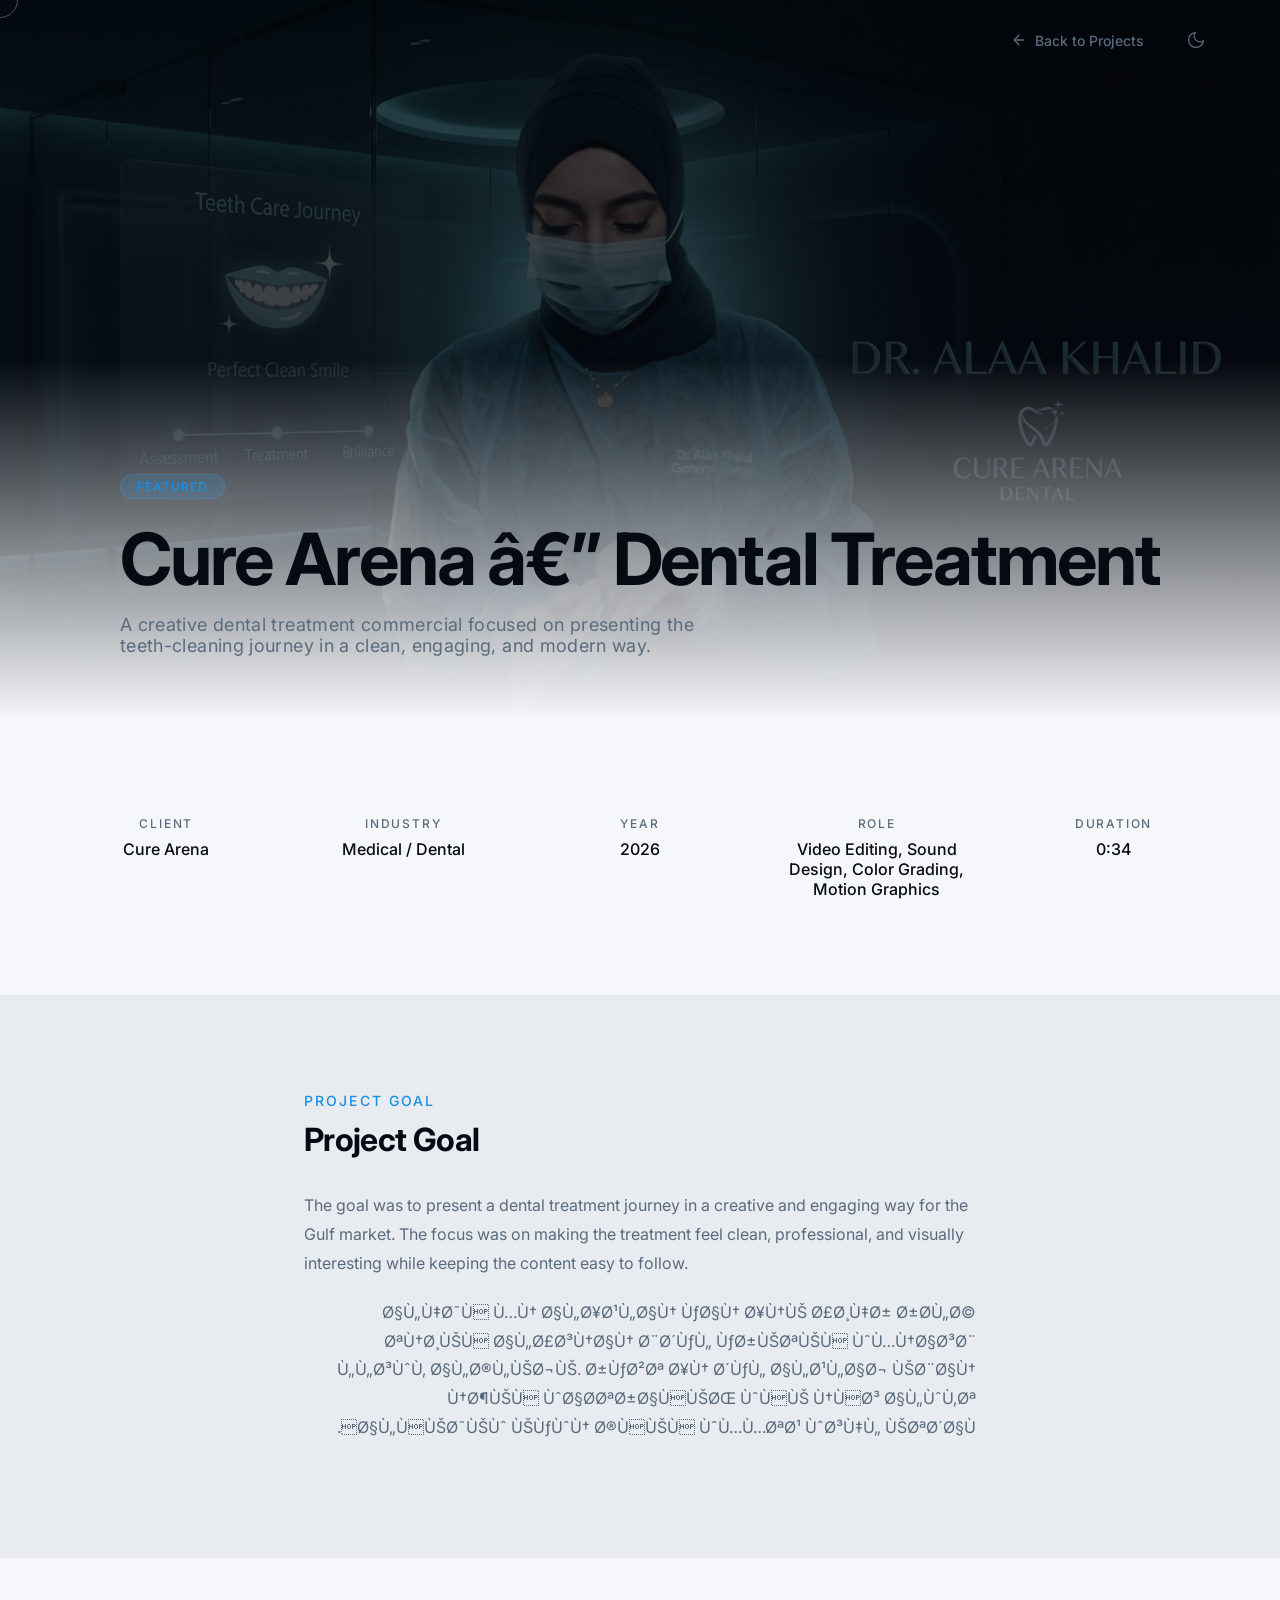
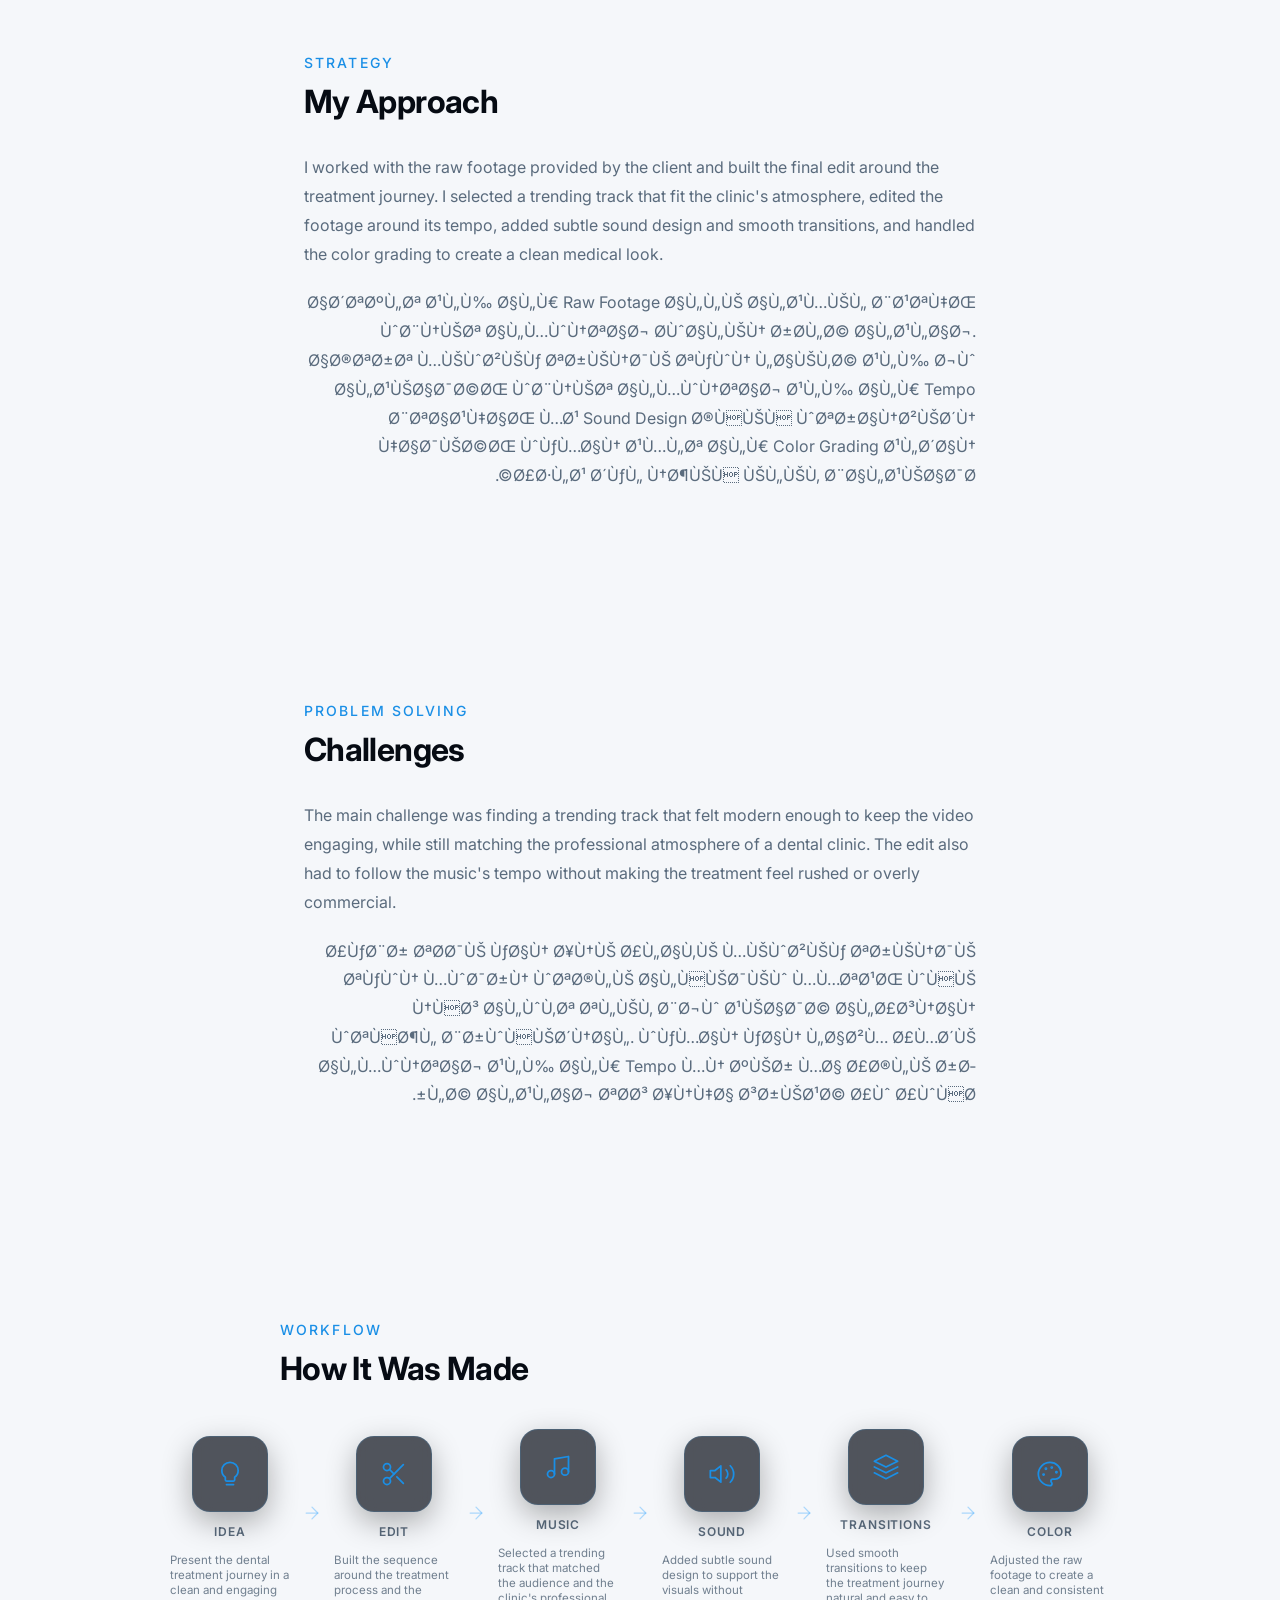
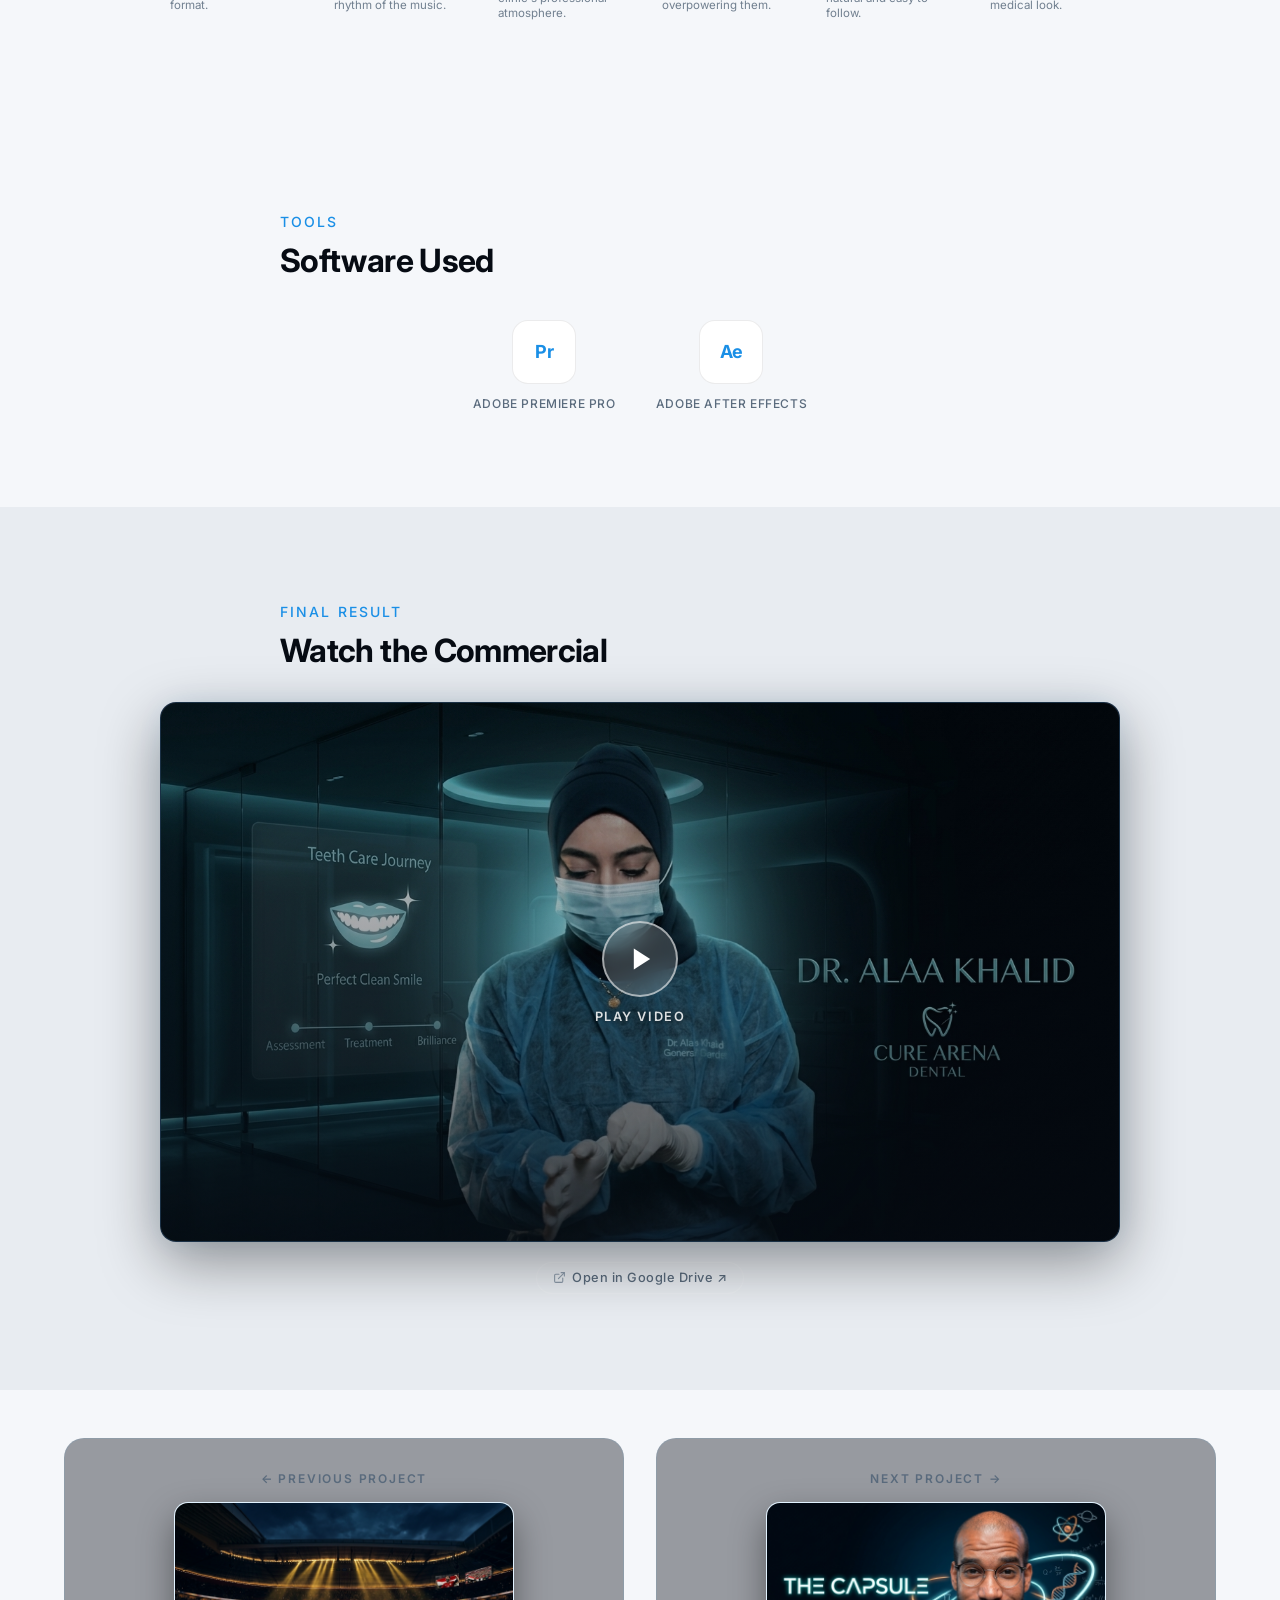
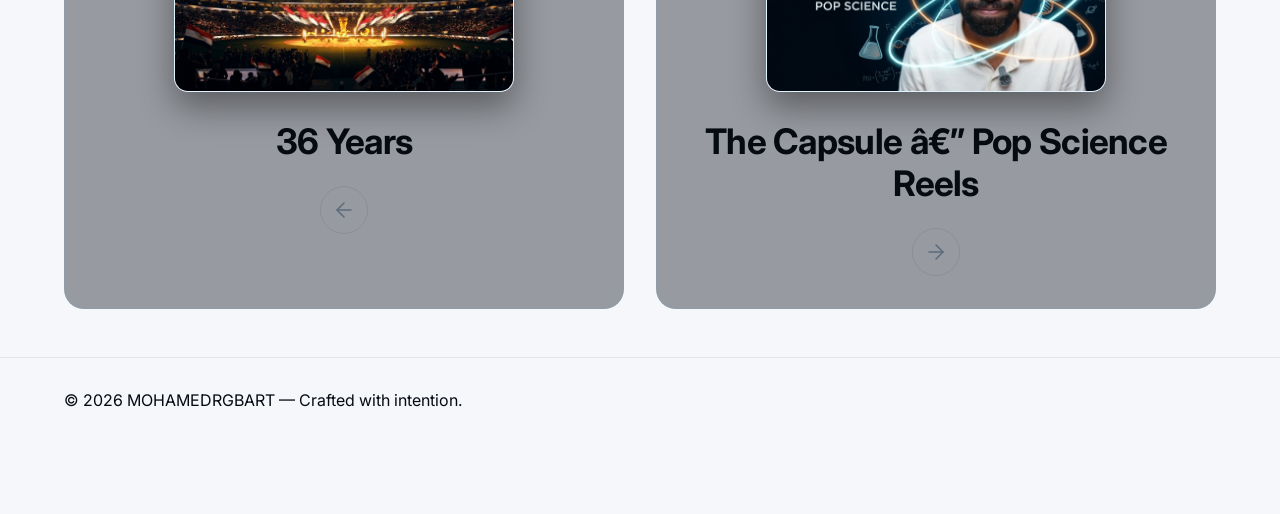
<file: case-study-4.html>
<!DOCTYPE html>
<html lang="en" data-theme="dark">
<head>
  <meta charset="UTF-8">
  <meta name="viewport" content="width=device-width, initial-scale=1.0">
  <meta name="description" content="Cure Arena — Dental Treatment commercial.">
  <meta name="author" content="Mohamed RGB Art">
  <meta name="theme-color" content="#060B13">
  <title>Cure Arena — Dental Treatment — MOHAMEDRGBART Case Study</title>
  <link rel="preconnect" href="https://fonts.googleapis.com">
  <link rel="preconnect" href="https://fonts.gstatic.com" crossorigin>
  <link href="https://fonts.googleapis.com/css2?family=Inter:wght@300;400;500;600;700&display=swap" rel="stylesheet">
  <link rel="icon" type="image/svg+xml" href="favicon.svg">
  <link rel="stylesheet" href="css/variables.css">
  <link rel="stylesheet" href="css/base.css">
  <link rel="stylesheet" href="css/layout.css">
  <link rel="stylesheet" href="css/components.css">
  <link rel="stylesheet" href="css/sections.css">
  <link rel="stylesheet" href="css/animations.css">
  <link rel="stylesheet" href="css/case-study.css">
  <link rel="stylesheet" href="css/responsive.css">
</head>
<body class="case-study-page">

  <!-- Page Transition Overlay -->
  <div class="page-transition" id="pageTransition">
    <div class="transition-bar"></div>
    <div class="transition-bar"></div>
    <div class="transition-bar"></div>
    <div class="transition-bar"></div>
    <div class="transition-bar"></div>
  </div>

  <!-- Custom Cursor -->
  <div class="custom-cursor" id="customCursor">
    <div class="cursor-dot"></div>
    <div class="cursor-ring"></div>
    <span class="cursor-text" id="cursorText"></span>
  </div>

  <!-- 3D Ribbon -->
  <div class="ribbon" id="ribbon">
    <svg class="ribbon-svg" viewBox="0 0 200 2000" preserveAspectRatio="none"></svg>
  </div>

  <!-- Case Study Navigation -->
  <nav class="nav cs-nav" id="navbar">
    <div class="nav-container">
      <a class="nav-brand" href="index.html">MOHAMEDRGBART</a>
      <div class="nav-actions">
        <a class="cs-back-link" href="index.html">
          <svg xmlns="http://www.w3.org/2000/svg" width="16" height="16" viewBox="0 0 24 24" fill="none" stroke="currentColor" stroke-width="2" stroke-linecap="round" stroke-linejoin="round"><line x1="19" y1="12" x2="5" y2="12"></line><polyline points="12 19 5 12 12 5"></polyline></svg>
          Back to Projects
        </a>
        <button class="theme-toggle" id="themeToggle" aria-label="Toggle theme">
          <svg id="sunIcon" xmlns="http://www.w3.org/2000/svg" width="20" height="20" viewBox="0 0 24 24" fill="none" stroke="currentColor" stroke-width="1.5" stroke-linecap="round" stroke-linejoin="round"><circle cx="12" cy="12" r="5"></circle><line x1="12" y1="1" x2="12" y2="3"></line><line x1="12" y1="21" x2="12" y2="23"></line><line x1="4.22" y1="4.22" x2="5.64" y2="5.64"></line><line x1="18.36" y1="18.36" x2="19.78" y2="19.78"></line><line x1="1" y1="12" x2="3" y2="12"></line><line x1="21" y1="12" x2="23" y2="12"></line><line x1="4.22" y1="19.78" x2="5.64" y2="18.36"></line><line x1="18.36" y1="5.64" x2="19.78" y2="4.22"></line></svg>
          <svg id="moonIcon" xmlns="http://www.w3.org/2000/svg" width="20" height="20" viewBox="0 0 24 24" fill="none" stroke="currentColor" stroke-width="1.5" stroke-linecap="round" stroke-linejoin="round" style="display:none;"><path d="M21 12.79A9 9 0 1 1 11.21 3 7 7 0 0 0 21 12.79z"></path></svg>
        </button>
      </div>
    </div>
  </nav>

  <section class="cs-hero">
    <div class="cs-hero-media">
      <img src="assets/images/cure_arena_thumb.jpg" alt="Cure Arena — Dental Treatment" width="1920" height="1080" loading="eager">
      <div class="cs-hero-gradient"></div>
    </div>
    <div class="cs-hero-content container">
      <span class="cs-status-badge">Featured</span>
      <h1 class="cs-title">Cure Arena — Dental Treatment</h1>
      <p class="cs-tagline">A creative dental treatment commercial focused on presenting the teeth-cleaning journey in a clean, engaging, and modern way.</p>
    </div>
  </section>

  <section class="cs-section cs-overview">
    <div class="container">
      <div class="cs-meta-grid">
        <div class="cs-meta-item reveal-up">
          <span class="cs-meta-label">Client</span>
          <span class="cs-meta-value">Cure Arena</span>
        </div>
        <div class="cs-meta-item reveal-up">
          <span class="cs-meta-label">Industry</span>
          <span class="cs-meta-value">Medical / Dental</span>
        </div>
        <div class="cs-meta-item reveal-up">
          <span class="cs-meta-label">Year</span>
          <span class="cs-meta-value">2026</span>
        </div>
        <div class="cs-meta-item reveal-up">
          <span class="cs-meta-label">Role</span>
          <span class="cs-meta-value">Video Editing, Sound Design, Color Grading, Motion Graphics</span>
        </div>
        <div class="cs-meta-item reveal-up">
          <span class="cs-meta-label">Duration</span>
          <span class="cs-meta-value">0:34</span>
        </div>
      </div>
    </div>
  </section>

  <section class="cs-section cs-challenge">
    <div class="container cs-content-narrow">
      <p class="section-label reveal-up">Project Goal</p>
      <h2 class="cs-heading reveal-up">Project Goal</h2>
      <p class="cs-text reveal-up">The goal was to present a dental treatment journey in a creative and engaging way for the Gulf market. The focus was on making the treatment feel clean, professional, and visually interesting while keeping the content easy to follow.</p>
      <p class="cs-text reveal-up" lang="ar" dir="rtl">الهدف من الإعلان كان إني أظهر رحلة تنظيف الأسنان بشكل كريتيف ومناسب للسوق الخليجي. ركزت إن شكل العلاج يبان نضيف واحترافي، وفي نفس الوقت الفيديو يكون خفيف وممتع وسهل يتشاف.</p>
    </div>
  </section>

  <section class="cs-section cs-approach">
    <div class="container cs-content-narrow">
      <p class="section-label reveal-up">Strategy</p>
      <h2 class="cs-heading reveal-up">My Approach</h2>
      <p class="cs-text reveal-up">I worked with the raw footage provided by the client and built the final edit around the treatment journey. I selected a trending track that fit the clinic's atmosphere, edited the footage around its tempo, added subtle sound design and smooth transitions, and handled the color grading to create a clean medical look.</p>
      <p class="cs-text reveal-up" lang="ar" dir="rtl">اشتغلت على الـ Raw Footage اللي العميل بعته، وبنيت المونتاج حوالين رحلة العلاج. اخترت ميوزيك تريندي تكون لايقة على جو العيادة، وبنيت المونتاج على الـ Tempo بتاعها، مع Sound Design خفيف وترانزيشن هادية، وكمان عملت الـ Color Grading علشان أطلع شكل نضيف يليق بالعيادة.</p>
    </div>
  </section>

  <section class="cs-section cs-problems">
    <div class="container cs-content-narrow">
      <p class="section-label reveal-up">Problem Solving</p>
      <h2 class="cs-heading reveal-up">Challenges</h2>
      <p class="cs-text reveal-up">The main challenge was finding a trending track that felt modern enough to keep the video engaging, while still matching the professional atmosphere of a dental clinic. The edit also had to follow the music's tempo without making the treatment feel rushed or overly commercial.</p>
      <p class="cs-text reveal-up" lang="ar" dir="rtl">أكبر تحدي كان إني ألاقي ميوزيك تريندي تكون مودرن وتخلي الفيديو ممتع، وفي نفس الوقت تليق بجو عيادة الأسنان وتفضل بروفيشنال. وكمان كان لازم أمشي المونتاج على الـ Tempo من غير ما أخلي رحلة العلاج تحس إنها سريعة أو أوفر.</p>
    </div>
  </section>

  <section class="cs-section cs-process">
    <div class="container">
      <div class="cs-content-narrow">
        <p class="section-label reveal-up">Workflow</p>
        <h2 class="cs-heading reveal-up">How It Was Made</h2>
      </div>
      <div class="cs-process-flow reveal-up">
        <!-- Step 1: Idea -->
        <div class="cs-process-step">
          <div class="cs-process-card">
            <svg class="cs-process-icon" xmlns="http://www.w3.org/2000/svg" width="28" height="28" viewBox="0 0 24 24" fill="none" stroke="currentColor" stroke-width="1.5" stroke-linecap="round" stroke-linejoin="round"><path d="M12 2a7 7 0 0 0-7 7c0 2.38 1.19 4.47 3 5.74V17a1 1 0 0 0 1 1h6a1 1 0 0 0 1-1v-2.26c1.81-1.27 3-3.36 3-5.74a7 7 0 0 0-7-7z"></path><path d="M9 21h6"></path></svg>
          </div>
          <span class="cs-process-label">Idea</span>
          <p class="cs-process-subtext">Present the dental treatment journey in a clean and engaging format.</p>
        </div>
        <div class="cs-process-arrow"><svg xmlns="http://www.w3.org/2000/svg" width="20" height="20" viewBox="0 0 24 24" fill="none" stroke="currentColor" stroke-width="1.5" stroke-linecap="round" stroke-linejoin="round"><line x1="5" y1="12" x2="19" y2="12"></line><polyline points="12 5 19 12 12 19"></polyline></svg></div>

        <!-- Step 2: Edit -->
        <div class="cs-process-step">
          <div class="cs-process-card">
            <svg class="cs-process-icon" xmlns="http://www.w3.org/2000/svg" width="28" height="28" viewBox="0 0 24 24" fill="none" stroke="currentColor" stroke-width="1.5" stroke-linecap="round" stroke-linejoin="round"><circle cx="6" cy="6" r="3"></circle><circle cx="6" cy="18" r="3"></circle><line x1="20" y1="4" x2="8.12" y2="15.88"></line><line x1="14.47" y1="14.47" x2="20" y2="20"></line><line x1="8.12" y1="8.12" x2="12" y2="12"></line></svg>
          </div>
          <span class="cs-process-label">Edit</span>
          <p class="cs-process-subtext">Built the sequence around the treatment process and the rhythm of the music.</p>
        </div>
        <div class="cs-process-arrow"><svg xmlns="http://www.w3.org/2000/svg" width="20" height="20" viewBox="0 0 24 24" fill="none" stroke="currentColor" stroke-width="1.5" stroke-linecap="round" stroke-linejoin="round"><line x1="5" y1="12" x2="19" y2="12"></line><polyline points="12 5 19 12 12 19"></polyline></svg></div>

        <!-- Step 3: Music -->
        <div class="cs-process-step">
          <div class="cs-process-card">
            <svg class="cs-process-icon" xmlns="http://www.w3.org/2000/svg" width="28" height="28" viewBox="0 0 24 24" fill="none" stroke="currentColor" stroke-width="1.5" stroke-linecap="round" stroke-linejoin="round"><path d="M9 18V5l12-2v13"></path><circle cx="6" cy="18" r="3"></circle><circle cx="18" cy="16" r="3"></circle></svg>
          </div>
          <span class="cs-process-label">Music</span>
          <p class="cs-process-subtext">Selected a trending track that matched the audience and the clinic's professional atmosphere.</p>
        </div>
        <div class="cs-process-arrow"><svg xmlns="http://www.w3.org/2000/svg" width="20" height="20" viewBox="0 0 24 24" fill="none" stroke="currentColor" stroke-width="1.5" stroke-linecap="round" stroke-linejoin="round"><line x1="5" y1="12" x2="19" y2="12"></line><polyline points="12 5 19 12 12 19"></polyline></svg></div>

        <!-- Step 4: Sound -->
        <div class="cs-process-step">
          <div class="cs-process-card">
            <svg class="cs-process-icon" xmlns="http://www.w3.org/2000/svg" width="28" height="28" viewBox="0 0 24 24" fill="none" stroke="currentColor" stroke-width="1.5" stroke-linecap="round" stroke-linejoin="round"><path d="M11 5L6 9H2v6h4l5 4V5z"></path><path d="M19.07 4.93a10 10 0 0 1 0 14.14M15.54 8.46a5 5 0 0 1 0 7.07"></path></svg>
          </div>
          <span class="cs-process-label">Sound</span>
          <p class="cs-process-subtext">Added subtle sound design to support the visuals without overpowering them.</p>
        </div>
        <div class="cs-process-arrow"><svg xmlns="http://www.w3.org/2000/svg" width="20" height="20" viewBox="0 0 24 24" fill="none" stroke="currentColor" stroke-width="1.5" stroke-linecap="round" stroke-linejoin="round"><line x1="5" y1="12" x2="19" y2="12"></line><polyline points="12 5 19 12 12 19"></polyline></svg></div>

        <!-- Step 5: Transitions -->
        <div class="cs-process-step">
          <div class="cs-process-card">
            <svg class="cs-process-icon" xmlns="http://www.w3.org/2000/svg" width="28" height="28" viewBox="0 0 24 24" fill="none" stroke="currentColor" stroke-width="1.5" stroke-linecap="round" stroke-linejoin="round"><polygon points="12 2 2 7 12 12 22 7 12 2"></polygon><polyline points="2 17 12 22 22 17"></polyline><polyline points="2 12 12 17 22 12"></polyline></svg>
          </div>
          <span class="cs-process-label">Transitions</span>
          <p class="cs-process-subtext">Used smooth transitions to keep the treatment journey natural and easy to follow.</p>
        </div>
        <div class="cs-process-arrow"><svg xmlns="http://www.w3.org/2000/svg" width="20" height="20" viewBox="0 0 24 24" fill="none" stroke="currentColor" stroke-width="1.5" stroke-linecap="round" stroke-linejoin="round"><line x1="5" y1="12" x2="19" y2="12"></line><polyline points="12 5 19 12 12 19"></polyline></svg></div>

        <!-- Step 6: Color -->
        <div class="cs-process-step">
          <div class="cs-process-card">
            <svg class="cs-process-icon" xmlns="http://www.w3.org/2000/svg" width="28" height="28" viewBox="0 0 24 24" fill="none" stroke="currentColor" stroke-width="1.5" stroke-linecap="round" stroke-linejoin="round"><circle cx="13.5" cy="6.5" r=".5" fill="currentColor"></circle><circle cx="17.5" cy="10.5" r=".5" fill="currentColor"></circle><circle cx="8.5" cy="7.5" r=".5" fill="currentColor"></circle><circle cx="6.5" cy="12.5" r=".5" fill="currentColor"></circle><path d="M12 2C6.5 2 2 6.5 2 12s4.5 10 10 10c.92 0 1.7-.72 1.7-1.65 0-.43-.17-.83-.46-1.13-.28-.3-.46-.7-.46-1.14 0-.92.73-1.68 1.66-1.68h2.06c2.8 0 5.04-2.24 5.04-5.04 0-5.22-4.24-9.36-9.54-9.36z"></path></svg>
          </div>
          <span class="cs-process-label">Color</span>
          <p class="cs-process-subtext">Adjusted the raw footage to create a clean and consistent medical look.</p>
        </div>
      </div>
    </div>
  </section>

  <section class="cs-section cs-software">
    <div class="container">
      <div class="cs-content-narrow">
        <p class="section-label reveal-up">Tools</p>
        <h2 class="cs-heading reveal-up">Software Used</h2>
      </div>
      <div class="cs-software-grid">
        <div class="cs-software-item reveal-up">
          <div class="cs-software-icon">
            <span>Pr</span>
          </div>
          <span class="cs-software-name">Premiere Pro</span>
        </div>
        <div class="cs-software-item reveal-up">
          <div class="cs-software-icon">
            <span>Ae</span>
          </div>
          <span class="cs-software-name">After Effects</span>
        </div>
      </div>
    </div>
  </section>

  <section class="cs-section cs-final">
    <div class="container">
      <div class="cs-content-narrow">
        <p class="section-label reveal-up">Final Result</p>
        <h2 class="cs-heading reveal-up">Watch the Commercial</h2>
      </div>
      <div class="cs-video-player reveal-up">
        <a class="cs-video-preview ratio-16-9"
           href="https://drive.google.com/file/d/1kNLIei26RqHyA1w0YBVWZsTHcSbvmexR/view"
           target="_blank"
           rel="noopener noreferrer"
           aria-label="Watch Cure Arena Dental Commercial on Google Drive"
           data-aspect="16:9">
          <img class="cs-video-preview__thumb" src="assets/images/cure_arena_thumb.jpg" alt="Cure Arena — Dental Clinic Dubai" loading="lazy">
          <div class="cs-video-preview__overlay"></div>
          <div class="cs-video-preview__play">
            <div class="cs-play-btn">
              <svg xmlns="http://www.w3.org/2000/svg" width="28" height="28" viewBox="0 0 24 24" fill="currentColor"><polygon points="5 3 19 12 5 21 5 3"/></svg>
            </div>
            <span class="cs-play-label">Play Video</span>
          </div>
        </a>
        <a class="cs-drive-link"
           href="https://drive.google.com/file/d/1kNLIei26RqHyA1w0YBVWZsTHcSbvmexR/view"
           target="_blank"
           rel="noopener noreferrer">
          <svg xmlns="http://www.w3.org/2000/svg" width="13" height="13" viewBox="0 0 24 24" fill="none" stroke="currentColor" stroke-width="2" stroke-linecap="round" stroke-linejoin="round"><path d="M18 13v6a2 2 0 0 1-2 2H5a2 2 0 0 1-2-2V8a2 2 0 0 1 2-2h6"/><polyline points="15 3 21 3 21 9"/><line x1="10" y1="14" x2="21" y2="3"/></svg>
          Open in Google Drive ↗
        </a>
      </div>
    </div>
  </section>

  <section class="cs-section cs-next-project">
    <div class="container">
      <a href="case-study-5.html" class="cs-next-link" data-transition>
        <p class="section-label">Next Project</p>
        <h2 class="cs-next-title">The Capsule — Pop Science Reels</h2>
        <div class="cs-next-arrow">
          <svg xmlns="http://www.w3.org/2000/svg" width="32" height="32" viewBox="0 0 24 24" fill="none" stroke="currentColor" stroke-width="1.5" stroke-linecap="round" stroke-linejoin="round"><line x1="5" y1="12" x2="19" y2="12"></line><polyline points="12 5 19 12 12 19"></polyline></svg>
        </div>
      </a>
    </div>
  </section>

  <footer class="footer">
    <div class="container">
      <p>&copy; 2026 MOHAMEDRGBART &mdash; Crafted with intention.</p>
      <button class="back-to-top" id="backToTop" aria-label="Back to top">
        <svg xmlns="http://www.w3.org/2000/svg" width="16" height="16" viewBox="0 0 24 24" fill="none" stroke="currentColor" stroke-width="2" stroke-linecap="round" stroke-linejoin="round"><polyline points="18 15 12 9 6 15"></polyline></svg>
      </button>
    </div>
  </footer>

  <script src="js/theme.js" defer></script>
  <script src="js/navigation.js" defer></script>
  <script src="js/animations.js" defer></script>
  <script src="js/lazy-load.js" defer></script>
  <script src="js/particles.js" defer></script>
  <script src="js/cursor.js" defer></script>
  <script src="js/ribbon.js" defer></script>
  <script src="js/transitions.js" defer></script>
  <script src="js/projects.js" defer></script>
  <script src="js/case-study.js" defer></script>
</body>
</html>
</file>
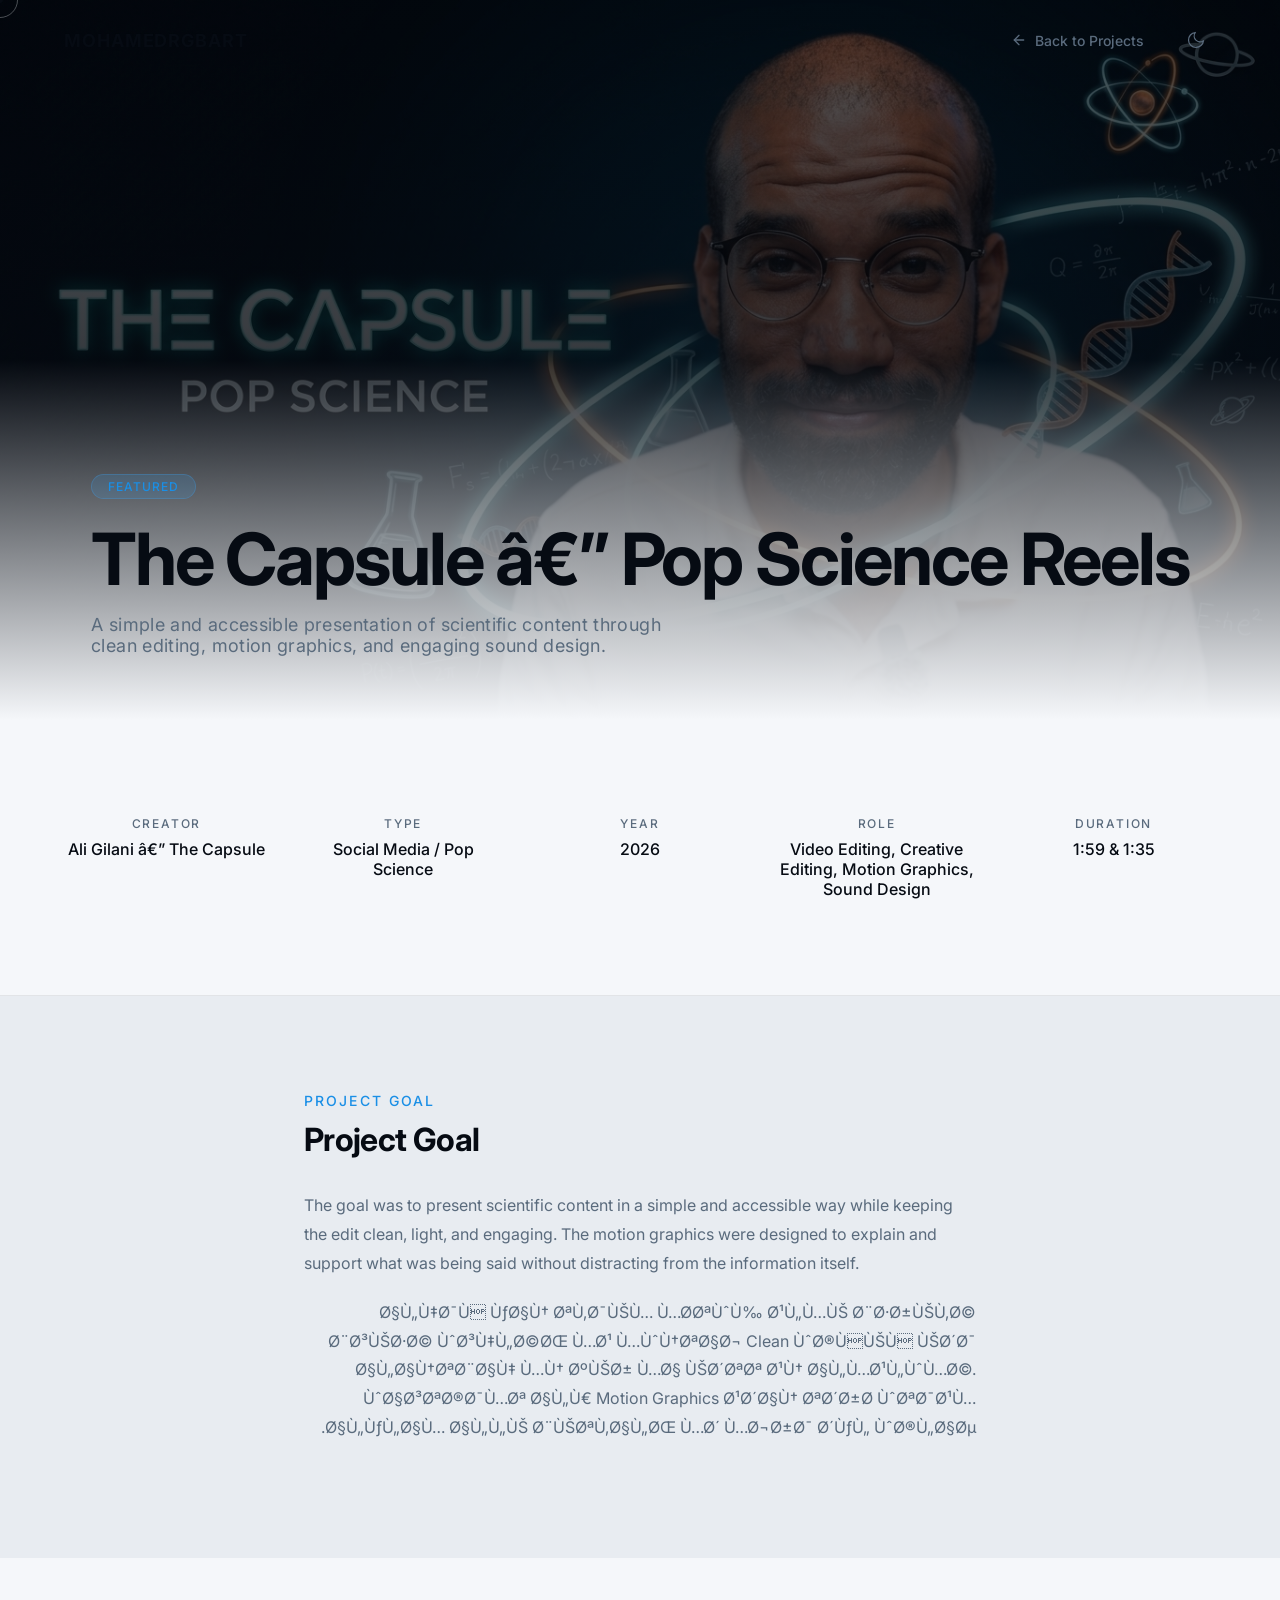
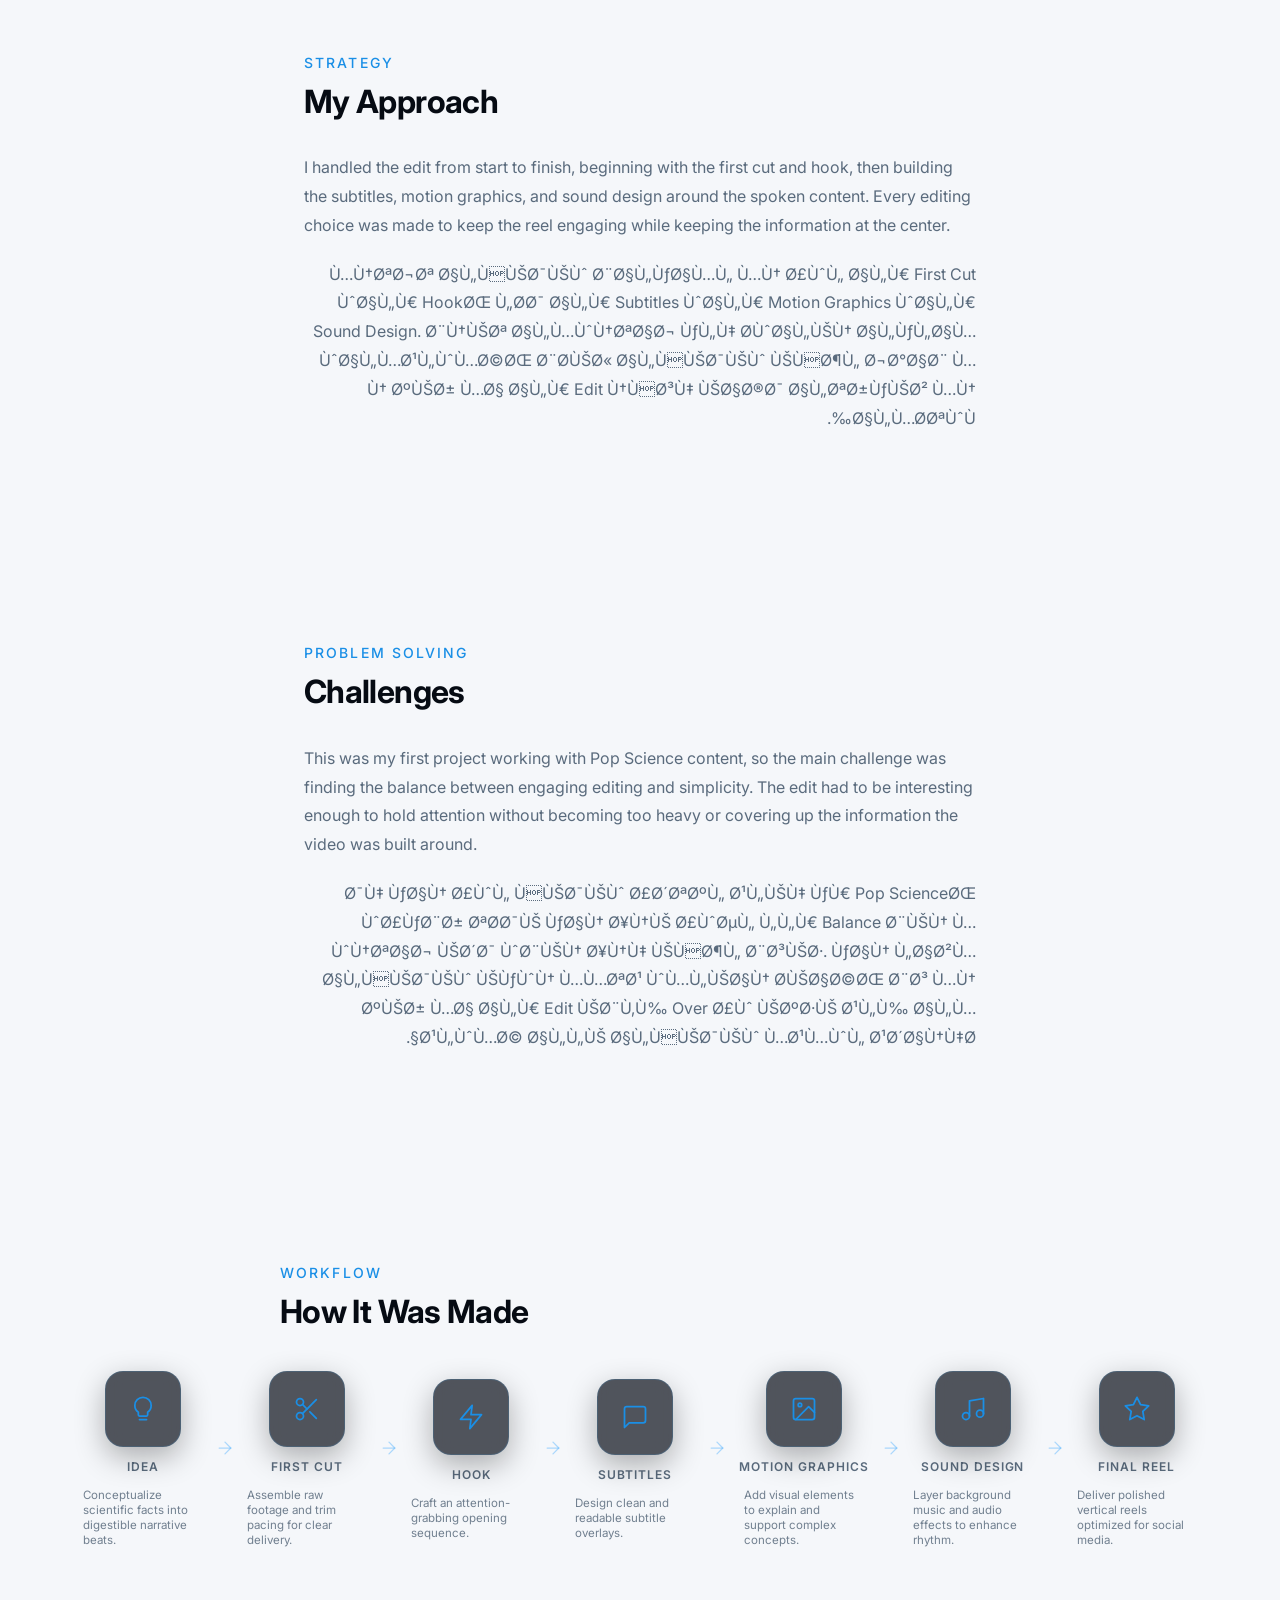
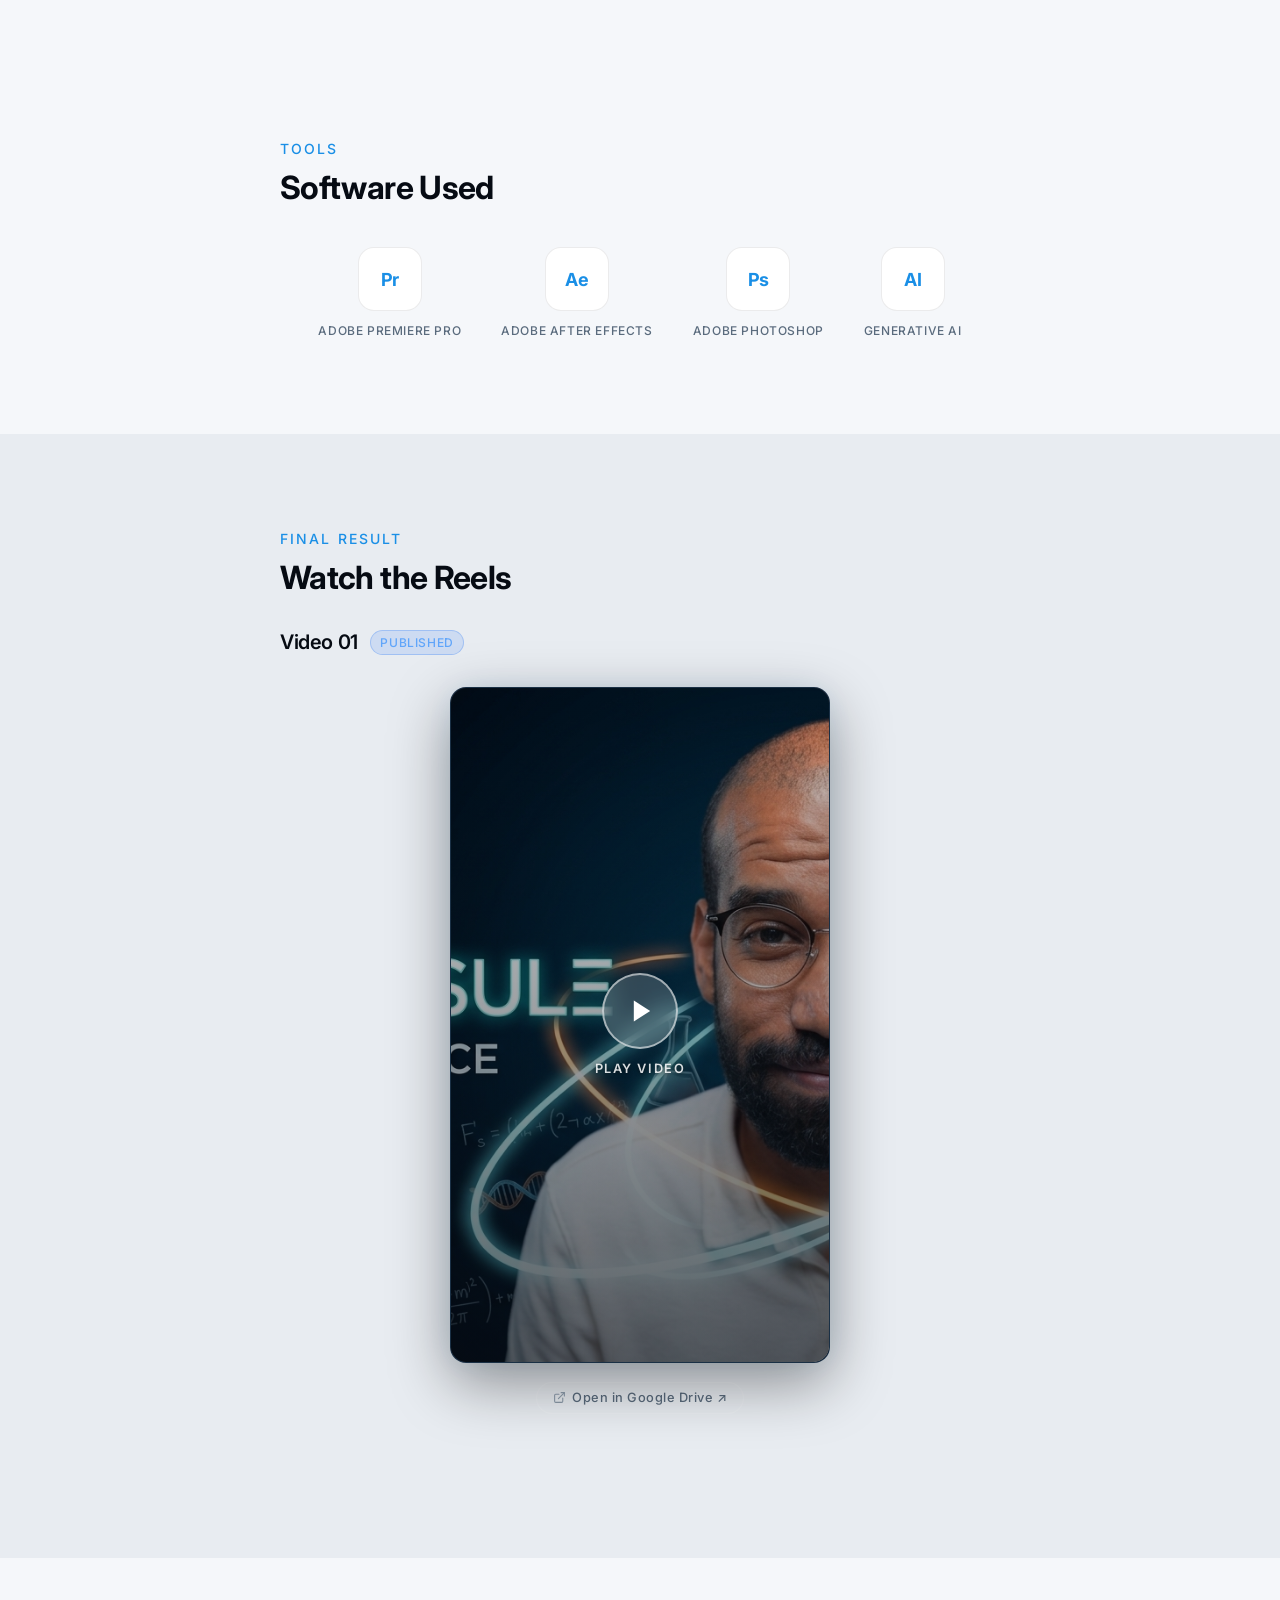
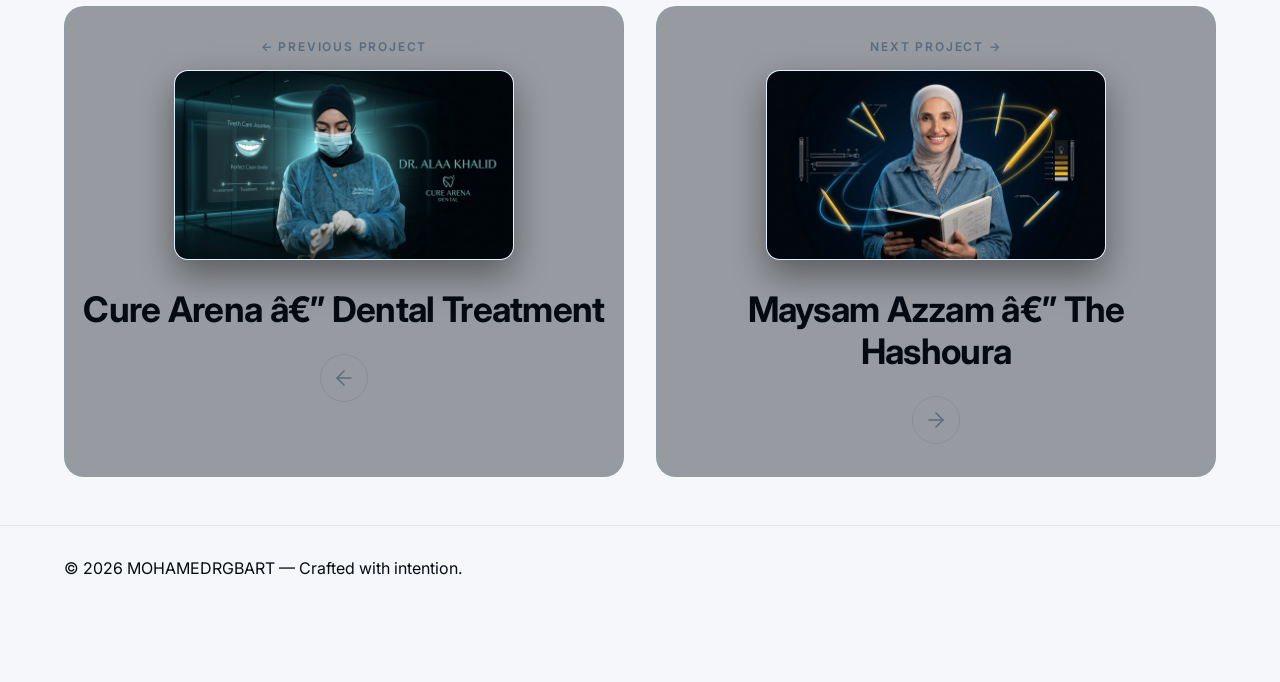
<file: case-study-5.html>
<!DOCTYPE html>
<html lang="en" data-theme="dark">
<head>
  <meta charset="UTF-8">
  <meta name="viewport" content="width=device-width, initial-scale=1.0">
  <meta name="description" content="The Capsule — Pop Science Reels. A simple and accessible presentation of scientific content through clean editing, motion graphics, and engaging sound design. Case study by MOHAMEDRGBART.">
  <meta name="author" content="Mohamed RGB Art">
  <meta name="theme-color" content="#060B13">
  <title>The Capsule — Pop Science Reels — MOHAMEDRGBART Case Study</title>
  <link rel="preconnect" href="https://fonts.googleapis.com">
  <link rel="preconnect" href="https://fonts.gstatic.com" crossorigin>
  <link href="https://fonts.googleapis.com/css2?family=Inter:wght@300;400;500;600;700&display=swap" rel="stylesheet">
  <link rel="icon" type="image/svg+xml" href="favicon.svg">
  <link rel="stylesheet" href="css/variables.css">
  <link rel="stylesheet" href="css/base.css">
  <link rel="stylesheet" href="css/layout.css">
  <link rel="stylesheet" href="css/components.css">
  <link rel="stylesheet" href="css/sections.css">
  <link rel="stylesheet" href="css/animations.css">
  <link rel="stylesheet" href="css/case-study.css">
  <link rel="stylesheet" href="css/responsive.css">
</head>
<body class="case-study-page">

  <!-- Page Transition Overlay -->
  <div class="page-transition" id="pageTransition">
    <div class="transition-bar"></div>
    <div class="transition-bar"></div>
    <div class="transition-bar"></div>
    <div class="transition-bar"></div>
    <div class="transition-bar"></div>
  </div>

  <!-- Custom Cursor -->
  <div class="custom-cursor" id="customCursor">
    <div class="cursor-dot"></div>
    <div class="cursor-ring"></div>
    <span class="cursor-text" id="cursorText"></span>
  </div>

  <!-- 3D Ribbon -->
  <div class="ribbon" id="ribbon">
    <svg class="ribbon-svg" viewBox="0 0 200 2000" preserveAspectRatio="none"></svg>
  </div>

  <!-- Case Study Navigation -->
  <nav class="nav cs-nav" id="navbar">
    <div class="nav-container">
      <a class="nav-brand" href="index.html">MOHAMEDRGBART</a>
      <div class="nav-actions">
        <a class="cs-back-link" href="index.html">
          <svg xmlns="http://www.w3.org/2000/svg" width="16" height="16" viewBox="0 0 24 24" fill="none" stroke="currentColor" stroke-width="2" stroke-linecap="round" stroke-linejoin="round"><line x1="19" y1="12" x2="5" y2="12"></line><polyline points="12 19 5 12 12 5"></polyline></svg>
          Back to Projects
        </a>
        <button class="theme-toggle" id="themeToggle" aria-label="Toggle theme">
          <svg id="sunIcon" xmlns="http://www.w3.org/2000/svg" width="20" height="20" viewBox="0 0 24 24" fill="none" stroke="currentColor" stroke-width="1.5" stroke-linecap="round" stroke-linejoin="round"><circle cx="12" cy="12" r="5"></circle><line x1="12" y1="1" x2="12" y2="3"></line><line x1="12" y1="21" x2="12" y2="23"></line><line x1="4.22" y1="4.22" x2="5.64" y2="5.64"></line><line x1="18.36" y1="18.36" x2="19.78" y2="19.78"></line><line x1="1" y1="12" x2="3" y2="12"></line><line x1="21" y1="12" x2="23" y2="12"></line><line x1="4.22" y1="19.78" x2="5.64" y2="18.36"></line><line x1="18.36" y1="5.64" x2="19.78" y2="4.22"></line></svg>
          <svg id="moonIcon" xmlns="http://www.w3.org/2000/svg" width="20" height="20" viewBox="0 0 24 24" fill="none" stroke="currentColor" stroke-width="1.5" stroke-linecap="round" stroke-linejoin="round" style="display:none;"><path d="M21 12.79A9 9 0 1 1 11.21 3 7 7 0 0 0 21 12.79z"></path></svg>
        </button>
      </div>
    </div>
  </nav>

  <section class="cs-hero">
    <div class="cs-hero-media">
      <img src="assets/images/capsule_thumb.jpg" alt="The Capsule — Pop Science Reels" width="1920" height="1080" loading="eager">
      <div class="cs-hero-gradient"></div>
    </div>
    <div class="cs-hero-content container">
      <span class="cs-status-badge">Featured</span>
      <h1 class="cs-title">The Capsule — Pop Science Reels</h1>
      <p class="cs-tagline">A simple and accessible presentation of scientific content through clean editing, motion graphics, and engaging sound design.</p>
    </div>
  </section>

  <section class="cs-section cs-overview">
    <div class="container">
      <div class="cs-meta-grid">
        <div class="cs-meta-item reveal-up">
          <span class="cs-meta-label">Creator</span>
          <span class="cs-meta-value">Ali Gilani — The Capsule</span>
        </div>
        <div class="cs-meta-item reveal-up">
          <span class="cs-meta-label">Type</span>
          <span class="cs-meta-value">Talking Head / Reel</span>
        </div>
        <div class="cs-meta-item reveal-up">
          <span class="cs-meta-label">Year</span>
          <span class="cs-meta-value">2026</span>
        </div>
        <div class="cs-meta-item reveal-up">
          <span class="cs-meta-label">Role</span>
          <span class="cs-meta-value">Video Editing, Creative Editing, Motion Graphics, Sound Design</span>
        </div>
        <div class="cs-meta-item reveal-up">
          <span class="cs-meta-label">Duration</span>
          <span class="cs-meta-value">1:35 & 1:59</span>
        </div>
      </div>
    </div>
  </section>

  <section class="cs-section cs-challenge">
    <div class="container cs-content-narrow">
      <p class="section-label reveal-up">Project Goal</p>
      <h2 class="cs-heading reveal-up">Project Goal</h2>
      <p class="cs-text reveal-up">The goal was to present scientific content in a simple and accessible way while keeping the edit clean, light, and engaging. The motion graphics were designed to explain and support what was being said without distracting from the information itself.</p>
      <p class="cs-text reveal-up" lang="ar" dir="rtl">الهدف كان تقديم محتوى علمي بطريقة بسيطة وسهلة، مع مونتاج Clean وخفيف يشد الانتباه من غير ما يشتت عن المعلومة. واستخدمت الـ Motion Graphics عشان تشرح وتدعم الكلام اللي بيتقال، مش مجرد شكل وخلاص.</p>
    </div>
  </section>

  <section class="cs-section cs-approach">
    <div class="container cs-content-narrow">
      <p class="section-label reveal-up">Strategy</p>
      <h2 class="cs-heading reveal-up">My Approach</h2>
      <p class="cs-text reveal-up">I handled the edit from start to finish, beginning with the first cut and hook, then building the subtitles, motion graphics, and sound design around the spoken content. Every editing choice was made to keep the reel engaging while keeping the information at the center.</p>
      <p class="cs-text reveal-up" lang="ar" dir="rtl">منتجت الفيديو بالكامل من أول الـ First Cut والـ Hook، لحد الـ Subtitles والـ Motion Graphics والـ Sound Design. بنيت المونتاج كله حوالين الكلام والمعلومة، بحيث الفيديو يفضل جذاب من غير ما الـ Edit نفسه ياخد التركيز من المحتوى.</p>
    </div>
  </section>

  <section class="cs-section cs-problems">
    <div class="container cs-content-narrow">
      <p class="section-label reveal-up">Problem Solving</p>
      <h2 class="cs-heading reveal-up">Challenges</h2>
      <p class="cs-text reveal-up">This was my first project working with Pop Science content, so the main challenge was finding the balance between engaging editing and simplicity. The edit had to be interesting enough to hold attention without becoming too heavy or covering up the information the video was built around.</p>
      <p class="cs-text reveal-up" lang="ar" dir="rtl">ده كان أول فيديو أشتغل عليه كـ Pop Science، وأكبر تحدي كان إني أوصل للـ Balance بين مونتاج يشد وبين إنه يفضل بسيط. كان لازم الفيديو يكون ممتع ومليان حياة، بس من غير ما الـ Edit يبقى Over أو يغطي على المعلومة اللي الفيديو معمول عشانها.</p>
    </div>
  </section>

  <section class="cs-section cs-process">
    <div class="container">
      <div class="cs-content-narrow">
        <p class="section-label reveal-up">Workflow</p>
        <h2 class="cs-heading reveal-up">How It Was Made</h2>
      </div>
      <div class="cs-process-flow reveal-up">
        <!-- Step 1: Idea -->
        <div class="cs-process-step">
          <div class="cs-process-card">
            <svg class="cs-process-icon" xmlns="http://www.w3.org/2000/svg" width="28" height="28" viewBox="0 0 24 24" fill="none" stroke="currentColor" stroke-width="1.5" stroke-linecap="round" stroke-linejoin="round"><path d="M12 2a7 7 0 0 0-7 7c0 2.38 1.19 4.47 3 5.74V17a1 1 0 0 0 1 1h6a1 1 0 0 0 1-1v-2.26c1.81-1.27 3-3.36 3-5.74a7 7 0 0 0-7-7z"></path><path d="M9 21h6"></path></svg>
          </div>
          <span class="cs-process-label">Idea</span>
          <p class="cs-process-subtext">Conceptualize scientific facts into digestible narrative beats.</p>
        </div>
        <div class="cs-process-arrow"><svg xmlns="http://www.w3.org/2000/svg" width="20" height="20" viewBox="0 0 24 24" fill="none" stroke="currentColor" stroke-width="1.5" stroke-linecap="round" stroke-linejoin="round"><line x1="5" y1="12" x2="19" y2="12"></line><polyline points="12 5 19 12 12 19"></polyline></svg></div>

        <!-- Step 2: First Cut -->
        <div class="cs-process-step">
          <div class="cs-process-card">
            <svg class="cs-process-icon" xmlns="http://www.w3.org/2000/svg" width="28" height="28" viewBox="0 0 24 24" fill="none" stroke="currentColor" stroke-width="1.5" stroke-linecap="round" stroke-linejoin="round"><circle cx="6" cy="6" r="3"></circle><circle cx="6" cy="18" r="3"></circle><line x1="20" y1="4" x2="8.12" y2="15.88"></line><line x1="14.47" y1="14.47" x2="20" y2="20"></line><line x1="8.12" y1="8.12" x2="12" y2="12"></line></svg>
          </div>
          <span class="cs-process-label">First Cut</span>
          <p class="cs-process-subtext">Assemble raw footage and trim pacing for clear delivery.</p>
        </div>
        <div class="cs-process-arrow"><svg xmlns="http://www.w3.org/2000/svg" width="20" height="20" viewBox="0 0 24 24" fill="none" stroke="currentColor" stroke-width="1.5" stroke-linecap="round" stroke-linejoin="round"><line x1="5" y1="12" x2="19" y2="12"></line><polyline points="12 5 19 12 12 19"></polyline></svg></div>

        <!-- Step 3: Hook -->
        <div class="cs-process-step">
          <div class="cs-process-card">
            <svg class="cs-process-icon" xmlns="http://www.w3.org/2000/svg" width="28" height="28" viewBox="0 0 24 24" fill="none" stroke="currentColor" stroke-width="1.5" stroke-linecap="round" stroke-linejoin="round"><polygon points="13 2 3 14 12 14 11 22 21 10 12 10 13 2"></polygon></svg>
          </div>
          <span class="cs-process-label">Hook</span>
          <p class="cs-process-subtext">Craft an attention-grabbing opening sequence.</p>
        </div>
        <div class="cs-process-arrow"><svg xmlns="http://www.w3.org/2000/svg" width="20" height="20" viewBox="0 0 24 24" fill="none" stroke="currentColor" stroke-width="1.5" stroke-linecap="round" stroke-linejoin="round"><line x1="5" y1="12" x2="19" y2="12"></line><polyline points="12 5 19 12 12 19"></polyline></svg></div>

        <!-- Step 4: Subtitles -->
        <div class="cs-process-step">
          <div class="cs-process-card">
            <svg class="cs-process-icon" xmlns="http://www.w3.org/2000/svg" width="28" height="28" viewBox="0 0 24 24" fill="none" stroke="currentColor" stroke-width="1.5" stroke-linecap="round" stroke-linejoin="round"><path d="M21 15a2 2 0 0 1-2 2H7l-4 4V5a2 2 0 0 1 2-2h14a2 2 0 0 1 2 2z"></path></svg>
          </div>
          <span class="cs-process-label">Subtitles</span>
          <p class="cs-process-subtext">Design clean and readable subtitle overlays.</p>
        </div>
        <div class="cs-process-arrow"><svg xmlns="http://www.w3.org/2000/svg" width="20" height="20" viewBox="0 0 24 24" fill="none" stroke="currentColor" stroke-width="1.5" stroke-linecap="round" stroke-linejoin="round"><line x1="5" y1="12" x2="19" y2="12"></line><polyline points="12 5 19 12 12 19"></polyline></svg></div>

        <!-- Step 5: Motion Graphics -->
        <div class="cs-process-step">
          <div class="cs-process-card">
            <svg class="cs-process-icon" xmlns="http://www.w3.org/2000/svg" width="28" height="28" viewBox="0 0 24 24" fill="none" stroke="currentColor" stroke-width="1.5" stroke-linecap="round" stroke-linejoin="round"><rect x="3" y="3" width="18" height="18" rx="2" ry="2"></rect><circle cx="8.5" cy="8.5" r="1.5"></circle><polyline points="21 15 16 10 5 21"></polyline></svg>
          </div>
          <span class="cs-process-label">Motion Graphics</span>
          <p class="cs-process-subtext">Add visual elements to explain and support complex concepts.</p>
        </div>
        <div class="cs-process-arrow"><svg xmlns="http://www.w3.org/2000/svg" width="20" height="20" viewBox="0 0 24 24" fill="none" stroke="currentColor" stroke-width="1.5" stroke-linecap="round" stroke-linejoin="round"><line x1="5" y1="12" x2="19" y2="12"></line><polyline points="12 5 19 12 12 19"></polyline></svg></div>

        <!-- Step 6: Sound Design -->
        <div class="cs-process-step">
          <div class="cs-process-card">
            <svg class="cs-process-icon" xmlns="http://www.w3.org/2000/svg" width="28" height="28" viewBox="0 0 24 24" fill="none" stroke="currentColor" stroke-width="1.5" stroke-linecap="round" stroke-linejoin="round"><path d="M9 18V5l12-2v13"></path><circle cx="6" cy="18" r="3"></circle><circle cx="18" cy="16" r="3"></circle></svg>
          </div>
          <span class="cs-process-label">Sound Design</span>
          <p class="cs-process-subtext">Layer background music and audio effects to enhance rhythm.</p>
        </div>
        <div class="cs-process-arrow"><svg xmlns="http://www.w3.org/2000/svg" width="20" height="20" viewBox="0 0 24 24" fill="none" stroke="currentColor" stroke-width="1.5" stroke-linecap="round" stroke-linejoin="round"><line x1="5" y1="12" x2="19" y2="12"></line><polyline points="12 5 19 12 12 19"></polyline></svg></div>

        <!-- Step 7: Final Reel -->
        <div class="cs-process-step">
          <div class="cs-process-card">
            <svg class="cs-process-icon" xmlns="http://www.w3.org/2000/svg" width="28" height="28" viewBox="0 0 24 24" fill="none" stroke="currentColor" stroke-width="1.5" stroke-linecap="round" stroke-linejoin="round"><polygon points="12 2 15.09 8.26 22 9.27 17 14.14 18.18 21.02 12 17.77 5.82 21.02 7 14.14 2 9.27 8.91 8.26 12 2"></polygon></svg>
          </div>
          <span class="cs-process-label">Final Reel</span>
          <p class="cs-process-subtext">Deliver polished vertical reels optimized for social media.</p>
        </div>
      </div>
    </div>
  </section>

  <section class="cs-section cs-software">
    <div class="container">
      <div class="cs-content-narrow">
        <p class="section-label reveal-up">Tools</p>
        <h2 class="cs-heading reveal-up">Software Used</h2>
      </div>
      <div class="cs-software-grid">
        <div class="cs-software-item reveal-up">
          <div class="cs-software-icon">
            <span>Pr</span>
          </div>
          <span class="cs-software-name">Adobe Premiere Pro</span>
        </div>
        <div class="cs-software-item reveal-up">
          <div class="cs-software-icon">
            <span>Ae</span>
          </div>
          <span class="cs-software-name">Adobe After Effects</span>
        </div>
        <div class="cs-software-item reveal-up">
          <div class="cs-software-icon">
            <span>Ps</span>
          </div>
          <span class="cs-software-name">Adobe Photoshop</span>
        </div>
        <div class="cs-software-item reveal-up">
          <div class="cs-software-icon">
            <span>AI</span>
          </div>
          <span class="cs-software-name">Generative AI</span>
        </div>
      </div>
    </div>
  </section>

  <section class="cs-section cs-final">
    <div class="container">
      <div class="cs-content-narrow" style="margin-bottom: 2rem;">
        <p class="section-label reveal-up">Final Result</p>
        <h2 class="cs-heading reveal-up">Watch the Reels</h2>
      </div>

      <!-- Video 01: Published -->
      <div class="cs-video-block reveal-up" style="margin-bottom: 3rem;">
        <div class="cs-content-narrow" style="margin-bottom: 1rem;">
          <h3 style="font-size: 1.25rem; font-weight: 600; color: var(--color-text); display: flex; align-items: center; gap: 0.75rem;">
            <span>Video 01</span>
            <span style="font-size: 0.75rem; font-weight: 500; text-transform: uppercase; letter-spacing: 0.05em; padding: 0.25rem 0.6rem; border-radius: 20px; background: rgba(59, 130, 246, 0.15); color: #60a5fa; border: 1px solid rgba(59, 130, 246, 0.3);">Published</span>
          </h3>
        </div>
        <div class="cs-video-player">
          <a class="cs-video-preview ratio-9-16"
             href="https://drive.google.com/file/d/1zdCBouY6B1uyfQcDSaoCInag5HVLvnPK/view"
             target="_blank"
             rel="noopener noreferrer"
             aria-label="Watch Ali Gilani — The Capsule on Google Drive"
             data-aspect="9:16">
            <img class="cs-video-preview__thumb" src="assets/images/capsule_thumb.jpg" alt="Ali Gilani — The Capsule" loading="lazy">
            <div class="cs-video-preview__overlay"></div>
            <div class="cs-video-preview__play">
              <div class="cs-play-btn">
                <svg xmlns="http://www.w3.org/2000/svg" width="28" height="28" viewBox="0 0 24 24" fill="currentColor"><polygon points="5 3 19 12 5 21 5 3"/></svg>
              </div>
              <span class="cs-play-label">Play Video</span>
            </div>
          </a>
          <a class="cs-drive-link"
             href="https://drive.google.com/file/d/1zdCBouY6B1uyfQcDSaoCInag5HVLvnPK/view"
             target="_blank"
             rel="noopener noreferrer">
            <svg xmlns="http://www.w3.org/2000/svg" width="13" height="13" viewBox="0 0 24 24" fill="none" stroke="currentColor" stroke-width="2" stroke-linecap="round" stroke-linejoin="round"><path d="M18 13v6a2 2 0 0 1-2 2H5a2 2 0 0 1-2-2V8a2 2 0 0 1 2-2h6"/><polyline points="15 3 21 3 21 9"/><line x1="10" y1="14" x2="21" y2="3"/></svg>
            Open in Google Drive ↗
          </a>
        </div>
      </div>
    </div>
  </section>

  <section class="cs-section cs-next-project">
    <div class="container">
      <a href="case-study-2.html" class="cs-next-link" data-transition>
        <p class="section-label">Next Project</p>
        <h2 class="cs-next-title">Italian Course Commercial</h2>
        <div class="cs-next-arrow">
          <svg xmlns="http://www.w3.org/2000/svg" width="32" height="32" viewBox="0 0 24 24" fill="none" stroke="currentColor" stroke-width="1.5" stroke-linecap="round" stroke-linejoin="round"><line x1="5" y1="12" x2="19" y2="12"></line><polyline points="12 5 19 12 12 19"></polyline></svg>
        </div>
      </a>
    </div>
  </section>

  <footer class="footer">
    <div class="container">
      <p>&copy; 2026 MOHAMEDRGBART &mdash; Crafted with intention.</p>
      <button class="back-to-top" id="backToTop" aria-label="Back to top">
        <svg xmlns="http://www.w3.org/2000/svg" width="16" height="16" viewBox="0 0 24 24" fill="none" stroke="currentColor" stroke-width="2" stroke-linecap="round" stroke-linejoin="round"><polyline points="18 15 12 9 6 15"></polyline></svg>
      </button>
    </div>
  </footer>

  <script src="js/theme.js" defer></script>
  <script src="js/navigation.js" defer></script>
  <script src="js/animations.js" defer></script>
  <script src="js/lazy-load.js" defer></script>
  <script src="js/particles.js" defer></script>
  <script src="js/cursor.js" defer></script>
  <script src="js/ribbon.js" defer></script>
  <script src="js/transitions.js" defer></script>
  <script src="js/projects.js" defer></script>
  <script src="js/case-study.js" defer></script>
</body>
</html>
</file>
<file: css/variables.css>
:root {
  /* Dark mode (default) */
  --bg-primary: #060B13;
  --bg-secondary: #0B1624;
  --surface: #101C2C;
  --text-primary: #F5F7FA;
  --text-secondary: #8FA4B8;
  --accent: #39A8FF;
  --hover-accent: #7DD3FF;
  --border: rgba(143, 164, 184, 0.1);
  --shadow: rgba(0, 0, 0, 0.3);

  /* Typography */
  --text-xs: 0.75rem;
  --text-sm: 0.875rem;
  --text-base: 1rem;
  --text-lg: 1.125rem;
  --text-xl: 1.25rem;
  --text-2xl: 1.5rem;
  --text-3xl: 2rem;
  --text-4xl: 2.5rem;
  --text-5xl: 3.5rem;
  --text-6xl: 4.5rem;
  --text-hero: clamp(2.5rem, 6vw, 5.5rem);

  /* Spacing */
  --space-1: 0.25rem;
  --space-2: 0.5rem;
  --space-3: 0.75rem;
  --space-4: 1rem;
  --space-5: 1.25rem;
  --space-6: 1.5rem;
  --space-7: 1.75rem;
  --space-8: 2rem;
  --space-9: 2.25rem;
  --space-10: 2.5rem;
  --space-11: 2.75rem;
  --space-12: 3rem;
  --space-13: 3.25rem;
  --space-14: 3.5rem;
  --space-15: 3.75rem;
  --space-16: 4rem;
  --space-17: 4.25rem;
  --space-18: 4.5rem;
  --space-19: 4.75rem;
  --space-20: 5rem;
  --space-24: 6rem;
  --space-32: 8rem;
  --space-40: 10rem;
}

[data-theme="light"] {
  --bg-primary: #F5F7FA;
  --bg-secondary: #E8ECF1;
  --surface: #FFFFFF;
  --text-primary: #060B13;
  --text-secondary: #5A6B7D;
  --accent: #1A8FE6;
  --hover-accent: #39A8FF;
  --border: rgba(6, 11, 19, 0.08);
  --shadow: rgba(0, 0, 0, 0.08);
}
</file>
<file: css/base.css>
*, *::before, *::after {
  box-sizing: border-box;
}

* {
  margin: 0;
}

html {
  scroll-behavior: smooth;
}

body {
  background-color: var(--bg-primary);
  color: var(--text-primary);
  font-family: 'Inter', sans-serif;
  -webkit-font-smoothing: antialiased;
  -moz-osx-font-smoothing: grayscale;
  transition: background-color 0.5s ease, color 0.5s ease;
}

img, picture, video, canvas, svg {
  display: block;
  max-width: 100%;
}

input, button, textarea, select {
  font: inherit;
}

p, h1, h2, h3, h4, h5, h6 {
  overflow-wrap: break-word;
}

h1, h2, h3, h4, h5, h6 {
  font-family: 'Inter', sans-serif;
  font-weight: 600;
  letter-spacing: -0.02em;
}

::selection {
  background-color: var(--accent);
  color: #fff;
}

::-webkit-scrollbar {
  width: 8px;
}

::-webkit-scrollbar-track {
  background: var(--bg-primary);
}

::-webkit-scrollbar-thumb {
  background: var(--surface);
  border-radius: 4px;
}

::-webkit-scrollbar-thumb:hover {
  background: var(--border);
}
</file>
<file: css/layout.css>
.container {
  max-width: 1200px;
  margin: 0 auto;
  padding: 0 var(--space-6);
}

.section {
  padding: var(--space-32) 0;
  min-height: 100vh;
  display: flex;
  align-items: center;
  justify-content: center;
  transition: background-color 0.5s ease, color 0.5s ease;
}

.section > .container {
  width: 100%;
}

.section-header {
  text-align: center;
  margin-bottom: var(--space-16);
  max-width: 600px;
  margin-inline: auto;
}

.section-label {
  text-transform: uppercase;
  letter-spacing: 0.15em;
  font-size: var(--text-sm);
  color: var(--accent);
  margin-bottom: var(--space-3);
  font-weight: 500;
}

.section-title {
  font-size: var(--text-4xl);
  font-weight: 700;
  letter-spacing: -0.02em;
  color: var(--text-primary);
  line-height: 1.15;
}
</file>
<file: css/components.css>
/* Navigation */
.nav {
  position: fixed;
  top: 0;
  left: 0;
  width: 100%;
  z-index: 1000;
  padding: var(--space-5) 0;
  background: transparent;
  transition: background-color 0.3s ease, border-color 0.3s ease, color 0.5s ease;
}

.nav.scrolled {
  background-color: rgba(6, 11, 19, 0.92);
  backdrop-filter: blur(20px);
  -webkit-backdrop-filter: blur(20px);
  border-bottom: 1px solid var(--border);
}

[data-theme="light"] .nav.scrolled {
  background-color: rgba(245, 247, 250, 0.92);
}

.nav-container {
  display: flex;
  align-items: center;
  justify-content: space-between;
  max-width: 1200px;
  margin: 0 auto;
  padding: 0 var(--space-6);
}

.nav-brand {
  font-weight: 700;
  font-size: var(--text-lg);
  letter-spacing: 0.05em;
  color: var(--text-primary);
  text-decoration: none;
  transition: color 0.5s ease;
}

.nav-actions {
  display: flex;
  align-items: center;
  gap: var(--space-4);
}

.nav-links {
  display: flex;
  gap: var(--space-8);
}

.nav-link {
  color: var(--text-secondary);
  text-decoration: none;
  font-size: var(--text-sm);
  font-weight: 500;
  position: relative;
  transition: color 0.3s ease;
}

.nav-link::after {
  content: '';
  position: absolute;
  width: 0;
  height: 1px;
  background-color: var(--accent);
  bottom: -4px;
  left: 0;
  transition: width 0.3s ease;
}

.nav-link:hover, .nav-link:active, .nav-link.active {
  color: var(--text-primary);
}

.nav-link:hover::after, .nav-link.active::after {
  width: 100%;
}

.nav-actions {
  display: flex;
  align-items: center;
  gap: var(--space-4);
}

.theme-toggle {
  background: none;
  border: none;
  color: var(--text-secondary);
  cursor: pointer;
  padding: var(--space-2);
  border-radius: 50%;
  transition: all 0.3s ease;
  width: 40px;
  height: 40px;
  display: flex;
  align-items: center;
  justify-content: center;
}

.theme-toggle:hover {
  color: var(--text-primary);
  background-color: var(--surface);
}

.theme-toggle svg {
  width: 20px;
  height: 20px;
}

.nav-hamburger {
  display: none;
  background: none;
  border: none;
  cursor: pointer;
  padding: var(--space-2);
  flex-direction: column;
  gap: 5px;
}

.nav-hamburger span {
  display: block;
  width: 24px;
  height: 2px;
  background-color: var(--text-primary);
  transition: all 0.3s ease;
  border-radius: 2px;
}

.nav-hamburger.active span:nth-child(1) {
  transform: rotate(45deg) translateY(7px);
}

.nav-hamburger.active span:nth-child(2) {
  opacity: 0;
}

.nav-hamburger.active span:nth-child(3) {
  transform: rotate(-45deg) translateY(-7px);
}

/* Mobile Menu */
.mobile-menu {
  position: fixed;
  inset: 0;
  background-color: var(--bg-primary);
  z-index: 999;
  display: flex;
  flex-direction: column;
  align-items: center;
  justify-content: center;
  gap: var(--space-8);
  opacity: 0;
  visibility: hidden;
  transition: all 0.4s ease;
}

.mobile-menu.active {
  opacity: 1;
  visibility: visible;
}

.mobile-menu .nav-link {
  font-size: var(--text-2xl);
  color: var(--text-primary);
}

/* Buttons */
.btn {
  display: inline-flex;
  align-items: center;
  justify-content: center;
  padding: var(--space-4) var(--space-8);
  border-radius: 100px;
  font-weight: 500;
  font-size: var(--text-sm);
  text-decoration: none;
  transition: all 0.4s ease;
  cursor: pointer;
  border: none;
  letter-spacing: 0.02em;
}

.btn-primary {
  background-color: var(--accent);
  color: #fff;
}

.btn-primary:hover {
  background-color: var(--hover-accent);
  transform: translateY(-2px);
  box-shadow: 0 8px 30px rgba(57, 168, 255, 0.3);
}

/* Cards */
.project-card {
  border-radius: 16px;
  overflow: hidden;
  background-color: var(--surface);
  transition: all 0.4s ease;
}

.project-card:hover {
  transform: translateY(-8px);
  box-shadow: 0 20px 60px var(--shadow);
}

.project-card-media {
  position: relative;
  overflow: hidden;
  aspect-ratio: 16/9;
}

.project-card-media img {
  width: 100%;
  height: 100%;
  object-fit: cover;
  transition: transform 0.6s ease;
}

.project-card:hover .project-card-media img {
  transform: scale(1.05);
}

.project-card-overlay {
  position: absolute;
  inset: 0;
  background-color: rgba(6, 11, 19, 0.6);
  display: flex;
  align-items: center;
  justify-content: center;
  opacity: 0;
  transition: opacity 0.4s ease;
}

.project-card:hover .project-card-overlay {
  opacity: 1;
}

.project-card-view {
  color: #fff;
  font-size: var(--text-sm);
  font-weight: 500;
  letter-spacing: 0.05em;
  text-transform: uppercase;
  border: 1px solid rgba(255, 255, 255, 0.4);
  padding: var(--space-2) var(--space-5);
  border-radius: 100px;
}

.project-card-info {
  padding: var(--space-5) var(--space-6);
}

.project-card-category {
  font-size: var(--text-xs);
  text-transform: uppercase;
  letter-spacing: 0.1em;
  color: var(--accent);
  font-weight: 500;
}

.project-card-title {
  font-size: var(--text-xl);
  font-weight: 600;
  margin-top: var(--space-2);
  color: var(--text-primary);
}

.project-card-desc {
  font-size: var(--text-sm);
  color: var(--text-secondary);
  margin-top: var(--space-2);
  line-height: 1.6;
}

/* ============================================
   SERVICES CARDS & INTERACTION SYSTEM
   ============================================ */
.service-card {
  padding: var(--space-8);
  border-radius: 16px;
  background-color: var(--surface);
  border: 1px solid var(--border);
  transition: transform 0.35s cubic-bezier(0.25, 0.46, 0.45, 0.94),
              border-color 0.35s ease,
              box-shadow 0.35s ease,
              opacity 0.35s ease;
  will-change: transform, opacity;
}

/* Card Hover Interaction */
.service-card:hover {
  transform: translateY(-3px);
  border-color: var(--accent);
  box-shadow: 0 8px 30px rgba(57, 168, 255, 0.15), 0 0 20px rgba(57, 168, 255, 0.1);
  z-index: 2;
}

/* Focus Effect: non-hovered sibling cards get subtle opacity reduction */
@media (hover: hover) and (pointer: fine) {
  .services-grid:hover .service-card:not(:hover) {
    opacity: 0.72;
  }
}

/* Service Icon Base */
.service-icon {
  width: 48px;
  height: 48px;
  margin-bottom: var(--space-5);
  color: var(--accent);
  transition: transform 0.35s cubic-bezier(0.25, 0.46, 0.45, 0.94);
}

.service-icon svg {
  width: 100%;
  height: 100%;
  transition: transform 0.35s cubic-bezier(0.25, 0.46, 0.45, 0.94);
}

.service-card:hover .service-icon {
  transform: translateY(-2.5px);
}

/* Icon Micro-Animations per Service */
.service-card[data-service="commercial"]:hover .service-icon svg {
  animation: iconFrameShift 1.2s ease-in-out infinite alternate;
}

@keyframes iconFrameShift {
  0% { transform: translateY(0) scale(1); }
  100% { transform: translateY(-2px) scale(1.04); }
}

.service-card[data-service="social"]:hover .service-icon svg {
  animation: iconPulseSubtle 1.3s ease-in-out infinite alternate;
}

@keyframes iconPulseSubtle {
  0% { transform: scale(1); }
  100% { transform: scale(1.08); }
}

.service-card[data-service="motion"]:hover .service-icon svg {
  animation: iconMotionShift 1.4s ease-in-out infinite alternate;
}

@keyframes iconMotionShift {
  0% { transform: translate(0, 0); }
  100% { transform: translate(2px, -2px) scale(1.04); }
}

.service-card[data-service="color"]:hover .service-icon svg {
  animation: iconColorRotate 2s ease-in-out infinite alternate;
}

@keyframes iconColorRotate {
  0% { transform: rotate(0deg); }
  100% { transform: rotate(14deg); }
}

.service-card[data-service="creative"]:hover .service-icon svg {
  animation: iconCreativeFocus 1.4s ease-in-out infinite alternate;
}

@keyframes iconCreativeFocus {
  0% { transform: scale(1); }
  100% { transform: scale(1.07); }
}

.service-card[data-service="sound"]:hover .service-icon svg {
  animation: iconSoundPulse 1.2s ease-in-out infinite alternate;
}

@keyframes iconSoundPulse {
  0% { transform: scale(1) translateY(0); }
  50% { transform: scale(1.06) translateY(-1px); }
  100% { transform: scale(1.02) translateY(0); }
}

.service-title {
  font-size: var(--text-xl);
  font-weight: 600;
  margin-bottom: var(--space-3);
  color: var(--text-primary);
}

.service-desc {
  font-size: var(--text-sm);
  color: var(--text-secondary);
  line-height: 1.7;
}

/* ============================================
   CUSTOM CURSOR
   ============================================ */
.custom-cursor {
  position: fixed;
  top: 0;
  left: 0;
  z-index: 9999;
  pointer-events: none;
  transition: opacity 0.3s ease;
}

.cursor-dot {
  position: fixed;
  top: 0;
  left: 0;
  width: 6px;
  height: 6px;
  background-color: var(--text-primary);
  border-radius: 50%;
  pointer-events: none;
  will-change: transform;
  z-index: 10001;
  mix-blend-mode: difference;
}

.cursor-ring {
  position: fixed;
  top: 0;
  left: 0;
  width: 36px;
  height: 36px;
  border: 1px solid rgba(245, 247, 250, 0.3);
  border-radius: 50%;
  pointer-events: none;
  will-change: transform;
  z-index: 10000;
  transition: width 0.3s ease, height 0.3s ease, border-color 0.3s ease, background-color 0.3s ease;
}

.cursor-text {
  position: fixed;
  top: 0;
  left: 0;
  font-size: 0.6rem;
  font-weight: 600;
  letter-spacing: 0.15em;
  text-transform: uppercase;
  color: var(--text-primary);
  pointer-events: none;
  z-index: 10002;
  opacity: 0;
  transition: opacity 0.2s ease;
  white-space: nowrap;
}

/* Cursor states */
.custom-cursor.cursor-play .cursor-ring {
  width: 80px;
  height: 80px;
  background-color: rgba(57, 168, 255, 0.12);
  border-color: rgba(57, 168, 255, 0.3);
}

.custom-cursor.cursor-play .cursor-text {
  opacity: 1;
}

.custom-cursor.cursor-play .cursor-dot {
  opacity: 0;
}

.custom-cursor.cursor-open .cursor-ring {
  width: 80px;
  height: 80px;
  background-color: rgba(57, 168, 255, 0.08);
  border-color: rgba(57, 168, 255, 0.25);
}

.custom-cursor.cursor-open .cursor-text {
  opacity: 1;
}

.custom-cursor.cursor-open .cursor-dot {
  opacity: 0;
}

.custom-cursor.cursor-arrow .cursor-ring {
  width: 50px;
  height: 50px;
  border-color: rgba(57, 168, 255, 0.2);
}

.custom-cursor.cursor-arrow .cursor-dot {
  width: 8px;
  height: 8px;
}

.custom-cursor.cursor-hidden {
  opacity: 0 !important;
}
</file>
<file: css/sections.css>
/* ============================================
   HERO SECTION
   ============================================ */
.hero {
  position: relative;
  min-height: 100vh;
  display: flex;
  align-items: center;
  justify-content: center;
  overflow: hidden;
  padding-top: var(--space-20);
  background-color: var(--bg-primary);
}

/* Animated gradient background */
.hero-bg {
  position: absolute;
  inset: 0;
  z-index: 0;
  overflow: hidden;
}

.hero-gradient {
  position: absolute;
  inset: -50%;
  background: radial-gradient(ellipse at 20% 50%, rgba(57, 168, 255, 0.07) 0%, transparent 50%);
  animation: gradientDrift1 25s ease-in-out infinite;
}

.hero-gradient-2 {
  background: radial-gradient(ellipse at 80% 20%, rgba(57, 168, 255, 0.05) 0%, transparent 45%);
  animation: gradientDrift2 30s ease-in-out infinite;
}

.hero-gradient-3 {
  background: radial-gradient(ellipse at 50% 80%, rgba(57, 168, 255, 0.04) 0%, transparent 40%);
  animation: gradientDrift3 35s ease-in-out infinite;
}

@keyframes gradientDrift1 {
  0%, 100% { transform: translate(0, 0) scale(1); }
  33% { transform: translate(3%, -2%) scale(1.03); }
  66% { transform: translate(-2%, 3%) scale(0.97); }
}

@keyframes gradientDrift2 {
  0%, 100% { transform: translate(0, 0) scale(1); }
  33% { transform: translate(-3%, 2%) scale(0.98); }
  66% { transform: translate(2%, -1%) scale(1.02); }
}

@keyframes gradientDrift3 {
  0%, 100% { transform: translate(0, 0) scale(1); }
  33% { transform: translate(1%, 3%) scale(1.01); }
  66% { transform: translate(-3%, -2%) scale(0.99); }
}

.particles-canvas {
  position: absolute;
  inset: 0;
  width: 100%;
  height: 100%;
  z-index: 1;
  pointer-events: none;
}

/* Hero content — split layout */
.hero-content {
  position: relative;
  z-index: 2;
  display: grid;
  grid-template-columns: 1fr 1fr;
  gap: var(--space-16);
  align-items: center;
}

.hero-left {
  display: flex;
  flex-direction: column;
  gap: 0;
}

/* Brand name */
.hero-brand {
  font-size: clamp(2.2rem, 4.5vw, 4rem);
  font-weight: 700;
  letter-spacing: -0.02em;
  line-height: 1.1;
  color: var(--text-primary);
  margin-bottom: var(--space-6);
  white-space: nowrap;
}

.brand-part {
  display: inline;
  opacity: 0;
}

.brand-rgb {
  color: var(--accent);
}

.rgb-letter {
  display: inline-block;
  opacity: 0;
}

/* Roles */
.hero-roles {
  display: flex;
  align-items: center;
  gap: var(--space-4);
  margin-bottom: var(--space-6);
  flex-wrap: wrap;
  opacity: 0;
}

.hero-role {
  font-size: var(--text-sm);
  color: var(--text-secondary);
  font-weight: 400;
  letter-spacing: 0.03em;
}

.hero-role-divider {
  width: 3px;
  height: 3px;
  border-radius: 50%;
  background-color: var(--accent);
  opacity: 0.6;
}

.hero-greeting {
  font-size: var(--text-sm);
  color: var(--accent);
  letter-spacing: 0.1em;
  font-weight: 500;
  margin-bottom: var(--space-4);
  opacity: 0;
}

/* Description */
.hero-desc {
  font-size: var(--text-base);
  color: var(--text-secondary);
  line-height: 1.7;
  max-width: 480px;
  margin-bottom: var(--space-8);
  opacity: 0;
}

/* Actions */
.hero-actions {
  display: flex;
  align-items: center;
  gap: var(--space-8);
  opacity: 0;
}

.btn-large {
  padding: var(--space-5) var(--space-10);
  font-size: var(--text-base);
}

.hero-secondary-link {
  display: inline-flex;
  align-items: center;
  gap: var(--space-2);
  color: var(--text-secondary);
  text-decoration: none;
  font-size: var(--text-sm);
  font-weight: 500;
  transition: all 0.3s ease;
  letter-spacing: 0.02em;
}

.hero-secondary-link svg {
  transition: transform 0.3s ease;
}

.hero-secondary-link:hover {
  color: var(--accent);
}

.hero-secondary-link:hover svg {
  transform: translateX(4px);
}

.hero-info {
  display: flex;
  align-items: center;
  gap: var(--space-4);
  margin-top: var(--space-8);
  font-size: var(--text-xs);
  color: var(--text-secondary);
  opacity: 0;
}

.hero-info-divider {
  width: 1px;
  height: 10px;
  background-color: var(--border);
}

/* ============================================
   HERO PORTRAIT
   ============================================ */
.hero-right {
  display: flex;
  justify-content: center;
  align-items: center;
  opacity: 0;
}

.hero-portrait-container {
  position: relative;
  width: 100%;
  max-width: 520px;
  display: flex;
  justify-content: center;
  align-items: center;
}

.hero-portrait {
  width: 100%;
  height: auto;
  object-fit: cover;
  border-radius: 16px;
  box-shadow: 
    0 20px 60px rgba(0, 0, 0, 0.4),
    0 0 0 1px rgba(57, 168, 255, 0.15);
  display: block;
}

/* ============================================
   SCROLL INDICATOR
   ============================================ */
.scroll-indicator {
  position: absolute;
  bottom: var(--space-8);
  left: 50%;
  transform: translateX(-50%);
  display: flex;
  flex-direction: column;
  align-items: center;
  gap: var(--space-3);
  z-index: 2;
  opacity: 0;
}

.scroll-indicator-text {
  font-size: 0.65rem;
  text-transform: uppercase;
  letter-spacing: 0.2em;
  color: var(--text-secondary);
  font-weight: 400;
}

.scroll-indicator-line {
  width: 1px;
  height: 32px;
  background-color: var(--accent);
  opacity: 0.5;
  animation: scrollPulse 2.5s ease-in-out infinite;
}

@keyframes scrollPulse {
  0% { transform: scaleY(0); transform-origin: top; opacity: 0.5; }
  50% { transform: scaleY(1); transform-origin: top; opacity: 0.5; }
  50.01% { transform-origin: bottom; }
  100% { transform: scaleY(0); transform-origin: bottom; opacity: 0; }
}

/* ============================================
   3D RIBBON
   ============================================ */
.ribbon {
  position: fixed;
  top: 0;
  right: 8%;
  width: 200px;
  height: 100vh;
  z-index: 1;
  pointer-events: none;
  opacity: 0;
}

.ribbon-svg {
  width: 100%;
  height: 200%;
  will-change: transform;
}

/* Alternating section backgrounds */
.about,
.testimonials {
  background-color: var(--bg-secondary);
}

/* ============================================
   PROJECTS — Section Subtitle
   ============================================ */
.section-subtitle {
  font-size: var(--text-base);
  color: var(--text-secondary);
  margin-top: var(--space-3);
  max-width: 480px;
}

.section-header {
  text-align: center;
  margin-bottom: var(--space-10);
}

.section-header .section-subtitle {
  margin-left: auto;
  margin-right: auto;
}

/* ============================================
   ABOUT
   ============================================ */
.about-grid {
  display: grid;
  grid-template-columns: 1fr 1fr;
  gap: var(--space-16);
  align-items: center;
}

.about-image {
  border-radius: 16px;
  overflow: hidden;
  aspect-ratio: 3/4;
  box-shadow: 0 0 40px rgba(0, 30, 80, 0.4);
  position: relative;
  transition: transform 0.2s ease-out; /* Parallax smooth */
}

.about-image img {
  width: 100%;
  height: 100%;
  object-fit: cover;
}

.about-text p {
  font-size: var(--text-base);
  color: var(--text-secondary);
  line-height: 1.8;
  margin-bottom: var(--space-5);
}

.about-skills {
  display: grid;
  grid-template-columns: repeat(2, 1fr);
  gap: var(--space-6);
  margin-top: var(--space-10);
}

.skill-card {
  background-color: var(--surface);
  border: 1px solid var(--border);
  border-radius: 12px;
  padding: var(--space-6);
  transition: transform 0.3s ease, box-shadow 0.3s ease, border-color 0.3s ease;
}

.skill-card:hover {
  transform: translateY(-4px);
  border-color: var(--accent);
  box-shadow: 0 10px 25px rgba(57, 168, 255, 0.05);
}

.skill-icon {
  color: var(--accent);
  margin-bottom: var(--space-4);
}

.skill-title {
  font-size: var(--text-base);
  font-weight: 600;
  color: var(--text-primary);
  margin-bottom: var(--space-2);
}

.skill-desc {
  font-size: var(--text-sm);
  color: var(--text-secondary);
  line-height: 1.6;
}

/* ============================================
   WORKFLOW SECTION
   ============================================ */
.workflow-section {
  margin-top: var(--space-16);
  padding-top: var(--space-12);
  border-top: 1px solid var(--border);
}

.workflow-steps {
  display: flex;
  align-items: flex-start;
  justify-content: space-between;
  position: relative;
}

.workflow-step {
  display: flex;
  flex-direction: column;
  align-items: center;
  text-align: center;
  gap: var(--space-4);
  z-index: 2;
  flex: 0 1 auto;
}

.workflow-number {
  font-family: inherit;
  font-size: var(--text-xs);
  color: var(--accent);
  letter-spacing: 0.1em;
  padding: var(--space-2) var(--space-3);
  border: 1px solid var(--border);
  border-radius: 100px;
  background-color: var(--bg-secondary);
}

.workflow-title {
  font-size: var(--text-sm);
  font-weight: 500;
  color: var(--text-primary);
  line-height: 1.4;
  letter-spacing: 0.02em;
}

.workflow-connector {
  flex: 1;
  height: 1px;
  background-color: var(--border);
  margin-top: 14px;
  position: relative;
  z-index: 1;
  min-width: 20px;
  transition: all 0.5s ease;
}

.workflow-steps:hover .workflow-connector {
  background-color: rgba(57, 168, 255, 0.5);
  box-shadow: 0 0 10px rgba(57, 168, 255, 0.6);
}

/* ============================================
   SERVICES
   ============================================ */
.services-grid {
  display: grid;
  grid-template-columns: repeat(2, 1fr);
  gap: var(--space-6);
}

/* ============================================
   TESTIMONIALS
   ============================================ */

/* Navigation header — reuses .carousel-header from Projects */
.testimonial-carousel-header {
  margin-bottom: var(--space-8);
}

/* Horizontal scroll track — mirrors .projects-track */
.testimonial-track {
  display: flex;
  gap: var(--space-8);
  overflow-x: auto;
  scroll-snap-type: x mandatory;
  scroll-behavior: smooth;
  -webkit-overflow-scrolling: touch;
  padding-bottom: var(--space-6);
  cursor: grab;

  /* Hide scrollbar */
  -ms-overflow-style: none;
  scrollbar-width: none;
}

.testimonial-track::-webkit-scrollbar {
  display: none;
}

.testimonial-track.dragging {
  cursor: grabbing;
  scroll-behavior: auto;
  scroll-snap-type: none;
}

/* Slide — mirrors .project-slide sizing */
.testimonial-slide {
  flex: 0 0 80%;
  max-width: 80%;
  scroll-snap-align: center;
  transition: opacity 0.5s ease, transform 0.5s ease, filter 0.5s ease;
}

@media (min-width: 992px) {
  .testimonial-slide {
    flex: 0 0 65%;
    max-width: 65%;
  }
}

/* Card — premium glass container */
.testimonial-card {
  background: rgba(10, 15, 25, 0.7);
  backdrop-filter: blur(12px);
  -webkit-backdrop-filter: blur(12px);
  border: 1px solid rgba(57, 168, 255, 0.1);
  border-radius: 20px;
  overflow: hidden;
  box-shadow: 0 12px 40px rgba(0, 0, 0, 0.25);
  transition: box-shadow 0.4s ease, transform 0.4s ease, border-color 0.4s ease;
}

.testimonial-slide:hover .testimonial-card {
  box-shadow:
    0 16px 50px rgba(0, 0, 0, 0.35),
    0 0 0 1px rgba(57, 168, 255, 0.15);
  transform: scale(1.01);
  border-color: rgba(57, 168, 255, 0.2);
}

/* Review screenshot frame — mirrors .project-video-frame */
.testimonial-review-frame {
  position: relative;
  border-radius: 20px 20px 0 0;
  overflow: hidden;
  background-color: var(--surface);
}

.testimonial-review-frame img {
  width: 100%;
  height: auto;
  display: block;
  object-fit: cover;
}

/* Client info area */
.testimonial-info {
  padding: var(--space-6) var(--space-6) var(--space-8);
  display: flex;
  align-items: center;
  gap: var(--space-5);
}

/* Profile photo */
.testimonial-avatar {
  width: 72px;
  height: 72px;
  border-radius: 50%;
  overflow: hidden;
  flex-shrink: 0;
  border: 2px solid rgba(57, 168, 255, 0.4);
  box-shadow: 0 0 20px rgba(0, 30, 80, 0.6);
  transition: border-color 0.4s ease, box-shadow 0.4s ease;
}

.testimonial-slide:hover .testimonial-avatar {
  border-color: rgba(57, 168, 255, 0.6);
  box-shadow: 0 0 30px rgba(0, 30, 80, 0.9);
}

.testimonial-avatar img {
  width: 100%;
  height: 100%;
  object-fit: cover;
  object-position: center 20%;
}

/* Client text */
.testimonial-details {
  text-align: left;
}

.testimonial-name {
  font-size: var(--text-lg);
  font-weight: 600;
  color: var(--text-primary);
  display: block;
  letter-spacing: -0.01em;
}

.testimonial-role {
  font-size: var(--text-sm);
  color: var(--accent);
  margin-top: var(--space-1);
  display: block;
  font-weight: 500;
  letter-spacing: 0.05em;
  text-transform: uppercase;
}

/* ============================================
   CONTACT
   ============================================ */
.contact {
  position: relative;
  overflow: hidden;
}

.contact-glow-bg {
  position: absolute;
  inset: 0;
  background: radial-gradient(circle at center, rgba(0, 30, 80, 0.4) 0%, transparent 60%);
  opacity: 0;
  transition: opacity 1s ease;
  z-index: 0;
  pointer-events: none;
}

.contact-glow-bg.visible {
  opacity: 1;
}

.contact-container {
  max-width: 800px;
  margin: 0 auto;
  text-align: center;
  position: relative;
  z-index: 1;
}

.contact-content {
  display: flex;
  flex-direction: column;
  align-items: center;
}

.contact-heading {
  font-size: var(--text-4xl);
  font-weight: 700;
  color: var(--text-primary);
  margin-bottom: var(--space-6);
  letter-spacing: -0.02em;
}

.contact-text {
  font-size: var(--text-lg);
  color: var(--text-secondary);
  line-height: 1.6;
  margin-bottom: var(--space-10);
  max-width: 600px;
}

.contact-btn {
  margin-bottom: var(--space-12);
  padding: var(--space-4) var(--space-8);
  font-size: var(--text-base);
  display: flex;
  align-items: center;
  justify-content: center;
}

.pulse-btn {
  animation: pulsePremium 4s ease-in-out infinite;
}

@keyframes pulsePremium {
  0%, 100% { 
    transform: scale(1); 
    box-shadow: 0 0 0 rgba(57, 168, 255, 0); 
  }
  50% { 
    transform: scale(1.02); 
    box-shadow: 0 0 20px rgba(57, 168, 255, 0.25); 
  }
}

.contact-details {
  display: flex;
  justify-content: center;
  gap: var(--space-12);
  margin-bottom: var(--space-10);
}

.contact-item {
  display: flex;
  flex-direction: column;
  gap: var(--space-2);
}

.contact-label {
  font-size: var(--text-sm);
  color: var(--text-secondary);
  text-transform: uppercase;
  letter-spacing: 0.1em;
}

.contact-item a, .contact-item span:not(.contact-label) {
  font-size: var(--text-base);
  color: var(--text-primary);
  text-decoration: none;
  font-weight: 500;
  transition: color 0.3s ease;
}

.contact-item a:hover {
  color: var(--accent);
}

.contact-socials {
  display: flex;
  justify-content: center;
  gap: var(--space-4);
  margin-top: 0;
}

.social-link {
  width: 48px;
  height: 48px;
  display: flex;
  align-items: center;
  justify-content: center;
  border-radius: 50%;
  border: 1px solid var(--border);
  color: var(--text-secondary);
  transition: all 0.4s cubic-bezier(0.25, 0.46, 0.45, 0.94);
  position: relative;
}

.social-link:hover {
  color: var(--accent);
  border-color: rgba(57, 168, 255, 0.3);
  transform: scale(1.1);
  box-shadow: 0 0 15px rgba(0, 30, 80, 0.8), inset 0 0 10px rgba(0, 30, 80, 0.4);
  background-color: rgba(57, 168, 255, 0.03);
}

.social-link svg {
  width: 20px;
  height: 20px;
}

.youtube-soon::after {
  content: 'Coming Soon';
  position: absolute;
  bottom: -35px;
  left: 50%;
  transform: translateX(-50%) translateY(5px);
  background-color: var(--surface);
  color: var(--text-primary);
  font-size: var(--text-xs);
  padding: var(--space-1) var(--space-3);
  border-radius: 6px;
  border: 1px solid var(--border);
  opacity: 0;
  pointer-events: none;
  transition: all 0.3s ease;
  white-space: nowrap;
  box-shadow: 0 5px 15px rgba(0, 0, 0, 0.3);
}

.youtube-soon:hover::after {
  opacity: 1;
  transform: translateX(-50%) translateY(0);
}

/* ============================================
   FOOTER
   ============================================ */
.footer {
  padding: var(--space-8) 0;
  border-top: 1px solid var(--border);
  transition: background-color 0.5s ease, color 0.5s ease, border-color 0.5s ease;
}

.footer .container {
  display: flex;
  flex-direction: column;
  gap: var(--space-8);
}

.footer-line {
  width: 100%;
  height: 1px;
  background: linear-gradient(90deg, transparent, var(--accent), transparent);
  opacity: 0.3;
  animation: shimmerLine 3s infinite linear;
}

.footer-content {
  display: flex;
  justify-content: space-between;
  align-items: center;
  width: 100%;
}

.footer-brand {
  font-weight: 700;
  font-size: var(--text-base);
  letter-spacing: 0.05em;
  color: var(--text-primary);
}

.footer-copyright {
  font-size: var(--text-sm);
  color: var(--text-secondary);
}

.footer-socials {
  display: flex;
  gap: var(--space-4);
}

.footer-socials a {
  font-size: var(--text-sm);
  color: var(--text-secondary);
  text-decoration: none;
  transition: color 0.3s ease;
}

.footer-socials a:hover {
  color: var(--accent);
}

@keyframes shimmerLine {
  0% { background-position: -200% 0; }
  100% { background-position: 200% 0; }
}

.back-to-top {
  width: 40px;
  height: 40px;
  border-radius: 50%;
  border: 1px solid var(--border);
  background: none;
  color: var(--text-secondary);
  cursor: pointer;
  display: flex;
  align-items: center;
  justify-content: center;
  transition: all 0.3s ease;
}

.back-to-top:hover {
  color: var(--accent);
  border-color: var(--accent);
  transform: translateY(-2px);
}

.back-to-top svg {
  width: 16px;
  height: 16px;
}
</file>
<file: css/animations.css>
/* ============================================
   SCROLL REVEAL ANIMATIONS
   ============================================ */
.reveal-up, .reveal-left, .reveal-right {
  opacity: 0;
  transition: all 0.7s cubic-bezier(0.25, 0.46, 0.45, 0.94);
}

.reveal-up {
  transform: translateY(40px);
}

.reveal-left {
  transform: translateX(-40px);
}

.reveal-right {
  transform: translateX(40px);
}

.reveal-up.visible, .reveal-left.visible, .reveal-right.visible {
  opacity: 1;
  transform: translate(0);
}

/* Stagger delays */
[data-delay="1"] { transition-delay: 0.1s; }
[data-delay="2"] { transition-delay: 0.2s; }
[data-delay="3"] { transition-delay: 0.3s; }
[data-delay="4"] { transition-delay: 0.4s; }
[data-delay="5"] { transition-delay: 0.5s; }
[data-delay="6"] { transition-delay: 0.6s; }
[data-delay="7"] { transition-delay: 0.7s; }
[data-delay="8"] { transition-delay: 0.8s; }

/* ============================================
   CINEMATIC INTRO SEQUENCE
   ============================================ */

/* All hero elements start hidden — JS triggers them */
.hero-brand,
.hero-roles,
.hero-desc,
.hero-actions,
.hero-right,
.scroll-indicator,
.ribbon {
  opacity: 0;
}

/* Smooth fade-in utility (applied by JS) */
.intro-fade-in {
  animation: introFadeIn 0.8s cubic-bezier(0.25, 0.46, 0.45, 0.94) forwards;
}

@keyframes introFadeIn {
  from {
    opacity: 0;
    transform: translateY(20px);
  }
  to {
    opacity: 1;
    transform: translateY(0);
  }
}

/* Brand part reveal */
.brand-part.revealed {
  opacity: 1;
  animation: brandReveal 0.6s cubic-bezier(0.25, 0.46, 0.45, 0.94) forwards;
}

@keyframes brandReveal {
  from {
    opacity: 0;
    transform: translateY(10px);
    filter: blur(4px);
  }
  to {
    opacity: 1;
    transform: translateY(0);
    filter: blur(0);
  }
}

/* ============================================
   RGB GLITCH EFFECT
   Elegant, short (0.2s), one-time only
   ============================================ */
.brand-rgb.glitch {
  animation: rgbGlitch 0.25s ease-out forwards;
}

@keyframes rgbGlitch {
  0% {
    opacity: 0;
    text-shadow:
      -3px 0 rgba(255, 0, 50, 0.8),
      3px 0 rgba(0, 100, 255, 0.8);
    transform: translateX(-3px);
    filter: blur(2px);
  }
  20% {
    opacity: 1;
    text-shadow:
      3px 1px rgba(255, 0, 50, 0.6),
      -3px -1px rgba(0, 100, 255, 0.6),
      0 2px rgba(0, 255, 100, 0.3);
    transform: translateX(3px) skewX(8deg);
  }
  40% {
    text-shadow:
      -2px -1px rgba(255, 0, 50, 0.4),
      2px 1px rgba(0, 100, 255, 0.4);
    transform: translateX(-1px) skewX(-4deg);
  }
  60% {
    text-shadow:
      1px 0 rgba(255, 0, 50, 0.15),
      -1px 0 rgba(0, 100, 255, 0.15);
    transform: translateX(1px) skewX(0);
  }
  80% {
    text-shadow: none;
    transform: translateX(0);
    filter: blur(0);
  }
  100% {
    opacity: 1;
    text-shadow: none;
    transform: translateX(0);
    filter: none;
  }
}

/* After glitch completes, ensure clean state */
.brand-rgb.glitch-done {
  opacity: 1;
  text-shadow: none;
  transform: none;
  filter: none;
  animation: none;
}

/* ============================================
   RIBBON FADE IN
   ============================================ */
.ribbon.revealed {
  animation: ribbonFadeIn 1.5s ease-out forwards;
}

@keyframes ribbonFadeIn {
  from {
    opacity: 0;
  }
  to {
    opacity: 0.6;
  }
}

/* ============================================
   PREVIEW FRAME REVEAL
   ============================================ */
.hero-right.intro-fade-in {
  animation: previewReveal 1s cubic-bezier(0.25, 0.46, 0.45, 0.94) forwards;
}

@keyframes previewReveal {
  from {
    opacity: 0;
    transform: translateX(30px) scale(0.97);
  }
  to {
    opacity: 1;
    transform: translateX(0) scale(1);
  }
}

/* ============================================
   SCROLL INDICATOR REVEAL
   ============================================ */
.scroll-indicator.intro-fade-in {
  animation: scrollReveal 1s ease forwards;
}

@keyframes scrollReveal {
  from {
    opacity: 0;
  }
  to {
    opacity: 1;
  }
}

/* ============================================
   GENERAL FADE IN
   ============================================ */
@keyframes fadeIn {
  0% { opacity: 0; }
  100% { opacity: 1; }
}

/* ============================================
   REDUCED MOTION
   ============================================ */
@media (prefers-reduced-motion: reduce) {
  .reveal-up, .reveal-left, .reveal-right {
    transition: none;
    opacity: 1;
    transform: none;
  }

  .hero-gradient,
  .hero-gradient-2,
  .hero-gradient-3 {
    animation: none;
  }

  .scroll-indicator-line {
    animation: none;
  }

  .brand-part,
  .rgb-letter,
  .hero-roles,
  .hero-desc,
  .hero-actions,
  .hero-right,
  .scroll-indicator,
  .ribbon {
    opacity: 1;
    animation: none;
  }
}
</file>
<file: css/case-study.css>
/* ============================================
   CASE STUDY PAGE STYLES
   ============================================ */

/* Scroll progress bar */
.cs-scroll-progress {
  position: fixed;
  top: 0;
  left: 0;
  height: 2px;
  background: var(--accent);
  z-index: 10000;
  width: 0;
  transition: width 0.1s linear;
}

/* Page transition overlay */
.page-transition {
  position: fixed;
  inset: 0;
  z-index: 99999;
  display: flex;
  pointer-events: none;
  opacity: 0;
  visibility: hidden;
}

.page-transition.active {
  opacity: 1;
  visibility: visible;
  pointer-events: all;
}

.transition-bar {
  flex: 1;
  background-color: var(--bg-primary);
  transform: scaleY(0);
  transform-origin: bottom;
  transition: transform 0.5s cubic-bezier(0.77, 0, 0.175, 1);
}

.page-transition.entering .transition-bar {
  transform: scaleY(1);
  transform-origin: bottom;
}

.page-transition.entered .transition-bar {
  transform: scaleY(1);
  transform-origin: top;
}

.page-transition.exiting .transition-bar {
  transform: scaleY(0);
  transform-origin: top;
}

/* Case study back link */
.cs-back-link {
  display: inline-flex;
  align-items: center;
  gap: var(--space-2);
  color: var(--text-secondary);
  text-decoration: none;
  font-size: var(--text-sm);
  font-weight: 500;
  transition: color 0.3s ease;
  margin-right: var(--space-4);
}

.cs-back-link:hover {
  color: var(--accent);
}

.cs-back-link svg {
  transition: transform 0.3s ease;
}

.cs-back-link:hover svg {
  transform: translateX(-3px);
}

/* ============================================
   CASE STUDY HERO
   ============================================ */
.cs-hero {
  position: relative;
  min-height: 80vh;
  display: flex;
  align-items: flex-end;
  overflow: hidden;
}

.cs-hero-media {
  position: absolute;
  inset: 0;
  z-index: 0;
}

.cs-hero-media img {
  width: 100%;
  height: 100%;
  object-fit: cover;
  filter: brightness(0.5);
}

.cs-hero-gradient {
  position: absolute;
  inset: 0;
  background: linear-gradient(
    to bottom,
    rgba(6, 11, 19, 0.3) 0%,
    rgba(6, 11, 19, 0.6) 50%,
    var(--bg-primary) 100%
  );
}

.cs-hero-content {
  position: relative;
  z-index: 1;
  padding-bottom: var(--space-16);
  opacity: 0;
  transform: translateY(30px);
  transition: all 0.8s cubic-bezier(0.25, 0.46, 0.45, 0.94);
}

.cs-hero-content.cs-hero-revealed {
  opacity: 1;
  transform: translateY(0);
}

.cs-status-badge {
  display: inline-flex;
  align-items: center;
  padding: var(--space-1) var(--space-4);
  background: rgba(57, 168, 255, 0.15);
  border: 1px solid rgba(57, 168, 255, 0.25);
  border-radius: 100px;
  font-size: var(--text-xs);
  color: var(--accent);
  font-weight: 500;
  letter-spacing: 0.08em;
  text-transform: uppercase;
  margin-bottom: var(--space-5);
}

.cs-title {
  font-size: clamp(2.5rem, 6vw, 4.5rem);
  font-weight: 700;
  letter-spacing: -0.03em;
  line-height: 1.1;
  color: var(--text-primary);
  margin-bottom: var(--space-4);
}

.cs-tagline {
  font-size: var(--text-lg);
  color: var(--text-secondary);
  max-width: 600px;
  letter-spacing: 0.02em;
}

/* ============================================
   CASE STUDY SECTIONS
   ============================================ */
.cs-section {
  padding: var(--space-24) 0;
  transition: background-color 0.5s ease;
}

.cs-content-narrow {
  max-width: 720px;
  margin: 0 auto;
}

.cs-heading {
  font-size: var(--text-3xl);
  font-weight: 700;
  letter-spacing: -0.02em;
  color: var(--text-primary);
  line-height: 1.2;
  margin-bottom: var(--space-8);
}

.cs-text {
  font-size: var(--text-base);
  color: var(--text-secondary);
  line-height: 1.8;
  margin-bottom: var(--space-5);
}

/* ============================================
   PROJECT OVERVIEW — META GRID
   ============================================ */
.cs-overview {
  border-bottom: 1px solid var(--border);
}

.cs-meta-grid {
  display: grid;
  grid-template-columns: repeat(5, 1fr);
  gap: var(--space-8);
  text-align: center;
}

.cs-meta-item {
  display: flex;
  flex-direction: column;
  gap: var(--space-2);
}

.cs-meta-label {
  font-size: var(--text-xs);
  text-transform: uppercase;
  letter-spacing: 0.15em;
  color: var(--text-secondary);
  font-weight: 500;
}

.cs-meta-value {
  font-size: var(--text-base);
  color: var(--text-primary);
  font-weight: 500;
}

/* ============================================
   CHALLENGE
   ============================================ */
.cs-challenge {
  background-color: var(--bg-secondary);
}

/* ============================================
   CREATIVE PROCESS — VISUAL WORKFLOW
   ============================================ */
.cs-process {
  background-color: var(--bg-primary);
}

.cs-process-flow {
  display: flex;
  align-items: center;
  justify-content: center;
  gap: var(--space-3);
  margin-top: var(--space-10);
  flex-wrap: nowrap;
}

.cs-process-step {
  display: flex;
  flex-direction: column;
  align-items: center;
  gap: var(--space-3);
}

.cs-process-card {
  width: 76px;
  height: 76px;
  border-radius: 18px;
  background: rgba(10, 15, 25, 0.7);
  backdrop-filter: blur(10px);
  -webkit-backdrop-filter: blur(10px);
  border: 1px solid rgba(57, 168, 255, 0.15);
  display: flex;
  align-items: center;
  justify-content: center;
  color: var(--accent);
  box-shadow: 0 10px 30px rgba(0, 0, 0, 0.3);
  transition: transform 0.3s cubic-bezier(0.25, 1, 0.5, 1), border-color 0.3s ease, box-shadow 0.3s ease, color 0.3s ease;
}

.cs-process-step:hover .cs-process-card {
  transform: scale(1.08) translateY(-4px);
  border-color: rgba(57, 168, 255, 0.5);
  box-shadow: 0 15px 35px rgba(0, 30, 80, 0.5), 0 0 20px rgba(57, 168, 255, 0.25);
  color: var(--hover-accent);
}

.cs-process-label {
  font-size: var(--text-xs);
  font-weight: 600;
  letter-spacing: 0.08em;
  text-transform: uppercase;
  color: var(--text-secondary);
  transition: color 0.3s ease;
}

.cs-process-subtext {
  font-size: 0.72rem;
  color: var(--text-secondary);
  max-width: 120px;
  line-height: 1.3;
  margin-top: 2px;
  opacity: 0.85;
}

.cs-process-step:hover .cs-process-label {
  color: var(--text-primary);
}

.cs-process-arrow {
  color: rgba(57, 168, 255, 0.4);
  display: flex;
  align-items: center;
  justify-content: center;
  padding-bottom: var(--space-6);
  animation: pulseArrow 3s ease-in-out infinite;
}

@keyframes pulseArrow {
  0%, 100% { transform: translateX(0); opacity: 0.4; }
  50% { transform: translateX(3px); opacity: 0.9; }
}

@media (max-width: 768px) {
  .cs-process-flow {
    flex-wrap: wrap;
    gap: var(--space-4);
  }
  .cs-process-arrow {
    display: none;
  }
}

/* ============================================
   SOFTWARE USED
   ============================================ */
.cs-software-grid {
  display: flex;
  justify-content: center;
  gap: var(--space-10);
  margin-top: var(--space-10);
  flex-wrap: wrap;
}

.cs-software-item {
  display: flex;
  flex-direction: column;
  align-items: center;
  gap: var(--space-3);
}

.cs-software-icon {
  width: 64px;
  height: 64px;
  border-radius: 16px;
  background-color: var(--surface);
  border: 1px solid var(--border);
  display: flex;
  align-items: center;
  justify-content: center;
  transition: border-color 0.3s ease, transform 0.3s ease;
}

.cs-software-icon span {
  font-size: var(--text-lg);
  font-weight: 700;
  color: var(--accent);
  letter-spacing: -0.02em;
}

.cs-software-item:hover .cs-software-icon {
  border-color: var(--accent);
  transform: translateY(-3px);
}

.cs-software-name {
  font-size: var(--text-xs);
  color: var(--text-secondary);
  font-weight: 500;
  text-transform: uppercase;
  letter-spacing: 0.05em;
}

/* ============================================
   GALLERY
   ============================================ */
.cs-gallery {
  background-color: var(--bg-secondary);
}

.cs-gallery-grid {
  display: grid;
  grid-template-columns: 2fr 1fr 1fr;
  gap: var(--space-4);
  margin-top: var(--space-10);
}

.cs-gallery-item {
  border-radius: 12px;
  overflow: hidden;
  aspect-ratio: 16/9;
}

.cs-gallery-item.cs-gallery-wide {
  grid-row: span 2;
  aspect-ratio: auto;
}

.cs-gallery-item img {
  width: 100%;
  height: 100%;
  object-fit: cover;
  transition: transform 0.6s ease;
}

.cs-gallery-item:hover img {
  transform: scale(1.03);
}

/* ============================================
   BEHIND THE EDIT — NOTES
   ============================================ */
.cs-notes {
  display: flex;
  flex-direction: column;
  gap: var(--space-3);
}

.cs-note {
  background-color: var(--surface);
  border: 1px solid var(--border);
  border-radius: 12px;
  overflow: hidden;
  transition: border-color 0.3s ease;
}

.cs-note[open] {
  border-color: rgba(57, 168, 255, 0.2);
}

.cs-note-summary {
  display: flex;
  align-items: center;
  justify-content: space-between;
  padding: var(--space-5) var(--space-6);
  cursor: pointer;
  list-style: none;
  user-select: none;
}

.cs-note-summary::-webkit-details-marker {
  display: none;
}

.cs-note-summary::marker {
  display: none;
  content: '';
}

.cs-note-title {
  font-size: var(--text-base);
  font-weight: 500;
  color: var(--text-primary);
}

.cs-note-chevron {
  color: var(--text-secondary);
  transition: transform 0.3s ease;
  flex-shrink: 0;
}

.cs-note[open] .cs-note-chevron {
  transform: rotate(180deg);
}

.cs-note-content {
  padding: 0 var(--space-6) var(--space-6);
}

.cs-note-content p {
  font-size: var(--text-sm);
  color: var(--text-secondary);
  line-height: 1.7;
}

/* ============================================
   FINAL VIDEO — THUMBNAIL PREVIEW + PLAY BUTTON
   ============================================ */
.cs-final {
  background-color: var(--bg-secondary);
}

.cs-video-player {
  max-width: 960px;
  width: 100%;
  margin: var(--space-8) auto 0;
  display: flex;
  flex-direction: column;
  align-items: center;
  gap: 1.25rem;
}

/* The clickable preview card that wraps thumbnail + overlay */
.cs-video-preview {
  position: relative;
  width: 100%;
  margin: 0 auto;
  border-radius: 16px;
  overflow: hidden;
  background: rgba(10, 15, 25, 0.95);
  border: 1px solid rgba(57, 168, 255, 0.15);
  box-shadow: 0 20px 60px rgba(0, 0, 0, 0.4), 0 0 30px rgba(57, 168, 255, 0.08);
  cursor: pointer;
  text-decoration: none;
  display: block;
  transition: border-color 0.3s ease, box-shadow 0.3s ease, transform 0.3s ease;
  will-change: transform;
  -webkit-tap-highlight-color: transparent;
}

.cs-video-preview:hover {
  border-color: rgba(57, 168, 255, 0.35);
  box-shadow: 0 28px 80px rgba(0, 0, 0, 0.55), 0 0 50px rgba(57, 168, 255, 0.18);
  transform: translateY(-2px);
}

/* Aspect ratio presets on the preview card */
.cs-video-preview.ratio-16-9 {
  max-width: 960px;
  aspect-ratio: 16 / 9;
}

.cs-video-preview.ratio-9-16 {
  max-width: 380px;
  aspect-ratio: 9 / 16;
}

/* Thumbnail image fills the card */
.cs-video-preview__thumb {
  position: absolute;
  inset: 0;
  width: 100%;
  height: 100%;
  object-fit: cover;
  display: block;
  border-radius: 16px;
  transition: transform 0.5s ease;
}

.cs-video-preview:hover .cs-video-preview__thumb {
  transform: scale(1.03);
}

/* Dark gradient overlay over thumbnail */
.cs-video-preview__overlay {
  position: absolute;
  inset: 0;
  background: linear-gradient(
    to bottom,
    rgba(6, 11, 19, 0.15) 0%,
    rgba(6, 11, 19, 0.45) 60%,
    rgba(6, 11, 19, 0.65) 100%
  );
  border-radius: 16px;
  transition: background 0.3s ease;
}

.cs-video-preview:hover .cs-video-preview__overlay {
  background: linear-gradient(
    to bottom,
    rgba(6, 11, 19, 0.1) 0%,
    rgba(6, 11, 19, 0.38) 60%,
    rgba(6, 11, 19, 0.55) 100%
  );
}

/* Play button centered in the card */
.cs-video-preview__play {
  position: absolute;
  inset: 0;
  display: flex;
  flex-direction: column;
  align-items: center;
  justify-content: center;
  gap: 0.75rem;
  pointer-events: none;
}

.cs-play-btn {
  width: 76px;
  height: 76px;
  border-radius: 50%;
  background: rgba(255, 255, 255, 0.18);
  backdrop-filter: blur(12px);
  -webkit-backdrop-filter: blur(12px);
  border: 2px solid rgba(255, 255, 255, 0.55);
  display: flex;
  align-items: center;
  justify-content: center;
  color: #fff;
  transition: background 0.25s ease, transform 0.25s ease, border-color 0.25s ease;
  flex-shrink: 0;
}

.cs-play-btn svg {
  margin-left: 4px; /* optical centering for play triangle */
}

.cs-video-preview:hover .cs-play-btn {
  background: rgba(57, 168, 255, 0.85);
  border-color: rgba(57, 168, 255, 1);
  transform: scale(1.1);
}

.cs-play-label {
  font-size: 0.8rem;
  font-weight: 600;
  letter-spacing: 0.12em;
  text-transform: uppercase;
  color: rgba(255, 255, 255, 0.85);
  text-shadow: 0 1px 4px rgba(0,0,0,0.6);
}

/* Secondary "Open in Google Drive" link below the card */
.cs-drive-link {
  display: inline-flex;
  align-items: center;
  gap: 0.4rem;
  font-size: 0.8rem;
  font-weight: 500;
  letter-spacing: 0.04em;
  color: var(--text-secondary);
  text-decoration: none;
  padding: 0.45rem 1rem;
  border-radius: 100px;
  border: 1px solid rgba(255, 255, 255, 0.12);
  background: rgba(255, 255, 255, 0.04);
  transition: color 0.2s ease, border-color 0.2s ease, background 0.2s ease;
  cursor: pointer;
  -webkit-tap-highlight-color: transparent;
}

.cs-drive-link:hover {
  color: var(--text-primary);
  border-color: rgba(57, 168, 255, 0.4);
  background: rgba(57, 168, 255, 0.08);
}

.cs-drive-link svg {
  flex-shrink: 0;
  opacity: 0.7;
  transition: opacity 0.2s ease;
}

.cs-drive-link:hover svg {
  opacity: 1;
}

/* ---- Keep .cs-video-frame for backward-compat (non-iframe content) ---- */
.cs-video-frame {
  position: relative;
  width: 100%;
  border-radius: 16px;
  overflow: hidden;
  background: rgba(10, 15, 25, 0.95);
  border: 1px solid rgba(57, 168, 255, 0.15);
  box-shadow: 0 20px 60px rgba(0, 0, 0, 0.4);
  margin: 0 auto;
}

.cs-video-frame.ratio-16-9 {
  max-width: 960px;
  aspect-ratio: 16 / 9;
}

.cs-video-frame.ratio-9-16 {
  max-width: 380px;
  aspect-ratio: 9 / 16;
}

/* Mobile responsive */
@media (max-width: 768px) {
  .cs-video-player {
    margin-top: var(--space-6);
    padding: 0 var(--space-2);
  }

  .cs-video-preview {
    border-radius: 12px;
  }

  .cs-video-preview__thumb {
    border-radius: 12px;
  }

  .cs-video-preview__overlay {
    border-radius: 12px;
  }

  .cs-video-preview.ratio-9-16 {
    max-width: min(340px, 88vw);
  }

  .cs-play-btn {
    width: 64px;
    height: 64px;
  }

  .cs-play-label {
    font-size: 0.72rem;
  }

  .cs-video-frame {
    border-radius: 12px;
  }

  .cs-video-frame.ratio-9-16 {
    max-width: min(340px, 88vw);
  }
}


/* ============================================
   PREVIOUS / NEXT PROJECT NAVIGATION
   ============================================ */
.cs-next-project {
  min-height: 50vh;
  display: flex;
  align-items: center;
  justify-content: center;
  text-align: center;
  padding: var(--space-12) 0;
}

.cs-nav-grid {
  display: grid;
  grid-template-columns: 1fr 1fr;
  gap: var(--space-8);
  width: 100%;
}

@media (max-width: 768px) {
  .cs-nav-grid {
    grid-template-columns: 1fr;
    gap: var(--space-10);
  }
}

.cs-nav-link {
  display: flex;
  flex-direction: column;
  align-items: center;
  text-decoration: none;
  color: inherit;
  padding: var(--space-8) var(--space-4);
  border-radius: 20px;
  background: rgba(10, 15, 25, 0.4);
  border: 1px solid rgba(57, 168, 255, 0.08);
  transition: all 0.4s cubic-bezier(0.25, 1, 0.5, 1);
}

.cs-nav-link:hover {
  background: rgba(10, 15, 25, 0.75);
  border-color: rgba(57, 168, 255, 0.3);
  transform: translateY(-4px);
  box-shadow: 0 20px 50px rgba(0, 0, 0, 0.5);
}

.cs-nav-label {
  font-size: var(--text-xs);
  text-transform: uppercase;
  letter-spacing: 0.15em;
  color: var(--text-secondary);
  font-weight: 600;
  transition: color 0.3s ease;
}

.cs-nav-link:hover .cs-nav-label {
  color: var(--accent);
}

.cs-next-title {
  font-size: clamp(1.4rem, 2.8vw, 2.2rem);
  font-weight: 700;
  letter-spacing: -0.02em;
  color: var(--text-primary);
  margin-top: var(--space-3);
  margin-bottom: var(--space-4);
  transition: color 0.3s ease;
}

.cs-nav-link:hover .cs-next-title {
  color: var(--accent);
}

.cs-next-thumb-wrapper {
  width: 100%;
  max-width: 340px;
  height: 190px;
  margin: var(--space-4) auto;
  border-radius: 14px;
  overflow: hidden;
  position: relative;
  background: var(--surface);
  border: 1px solid rgba(57, 168, 255, 0.15);
  box-shadow: 0 15px 35px rgba(0, 0, 0, 0.4);
  transition: transform 0.4s cubic-bezier(0.25, 1, 0.5, 1), border-color 0.4s ease, box-shadow 0.4s ease;
}

.cs-next-thumb-wrapper img {
  width: 100%;
  height: 100%;
  object-fit: cover;
  transition: transform 0.5s ease;
}

.cs-nav-link:hover .cs-next-thumb-wrapper {
  transform: scale(1.03);
  border-color: rgba(57, 168, 255, 0.4);
  box-shadow: 0 20px 45px rgba(0, 30, 80, 0.5), 0 0 25px rgba(57, 168, 255, 0.2);
}

.cs-nav-link:hover .cs-next-thumb-wrapper img {
  transform: scale(1.06);
}

.cs-next-arrow {
  display: inline-flex;
  align-items: center;
  justify-content: center;
  width: 48px;
  height: 48px;
  border-radius: 50%;
  border: 1px solid var(--border);
  color: var(--text-secondary);
  transition: all 0.3s ease;
  margin-top: var(--space-2);
}

.cs-nav-link:hover .cs-next-arrow {
  color: var(--accent);
  border-color: var(--accent);
  transform: translateX(6px);
}

.cs-prev-link:hover .cs-prev-arrow {
  transform: translateX(-6px);
}

/* ============================================
   CAROUSEL & FILTER STYLES (for index.html)
   ============================================ */

/* Filter tabs */
.projects-filters {
  display: flex;
  justify-content: center;
  gap: var(--space-1);
  margin-bottom: var(--space-12);
  flex-wrap: wrap;
}

.filter-btn {
  background: none;
  border: none;
  padding: var(--space-2) var(--space-5);
  font-size: var(--text-sm);
  font-weight: 500;
  color: var(--text-secondary);
  cursor: pointer;
  position: relative;
  transition: color 0.3s ease;
  font-family: inherit;
  border-radius: 100px;
}

.filter-btn::after {
  content: '';
  position: absolute;
  bottom: 0;
  left: 50%;
  transform: translateX(-50%);
  width: 0;
  height: 1px;
  background-color: var(--accent);
  transition: width 0.3s ease;
}

.filter-btn:hover {
  color: var(--text-primary);
}

.filter-btn.active {
  color: var(--accent);
}

.filter-btn.active::after {
  width: 60%;
}

/* Carousel navigation */
.carousel-header {
  display: flex;
  align-items: center;
  justify-content: space-between;
  margin-bottom: var(--space-8);
}

.carousel-nav {
  display: flex;
  align-items: center;
  gap: var(--space-4);
}

.carousel-counter {
  font-size: var(--text-sm);
  color: var(--text-secondary);
  font-weight: 500;
  font-variant-numeric: tabular-nums;
  letter-spacing: 0.05em;
  min-width: 60px;
  text-align: center;
}

.carousel-btn {
  width: 44px;
  height: 44px;
  border-radius: 50%;
  border: 1px solid var(--border);
  background: none;
  color: var(--text-secondary);
  cursor: pointer;
  display: flex;
  align-items: center;
  justify-content: center;
  transition: all 0.3s ease;
}

.carousel-btn:hover {
  color: var(--accent);
  border-color: var(--accent);
}

.carousel-btn svg {
  width: 18px;
  height: 18px;
}

/* Horizontal scroll track */
.projects-track {
  display: flex;
  gap: var(--space-8);
  overflow-x: auto;
  scroll-snap-type: x mandatory;
  scroll-behavior: smooth;
  -webkit-overflow-scrolling: touch;
  padding-bottom: var(--space-6);
  cursor: grab;

  /* Hide scrollbar */
  -ms-overflow-style: none;
  scrollbar-width: none;
}

.projects-track::-webkit-scrollbar {
  display: none;
}

.projects-track.dragging {
  cursor: grabbing;
  scroll-behavior: auto;
  scroll-snap-type: none;
}

/* Project slide */
.project-slide {
  flex: 0 0 72%;
  max-width: 72%;
  scroll-snap-align: start;
  transition: opacity 0.4s ease, transform 0.4s ease;
}

.project-slide.filtered-out {
  opacity: 0;
  transform: scale(0.95);
}

/* Video frame */
.project-video-frame {
  position: relative;
  border-radius: 16px;
  overflow: hidden;
  aspect-ratio: 16/9;
  background-color: var(--surface);
  box-shadow: 0 12px 40px rgba(0, 0, 0, 0.25);
  transition: box-shadow 0.4s ease, transform 0.4s ease;
}

.project-slide:hover .project-video-frame {
  box-shadow: 0 16px 50px rgba(0, 0, 0, 0.35), 0 0 0 1px rgba(57, 168, 255, 0.15);
  transform: scale(1.01);
}

.project-video-frame video,
.project-video-frame img {
  width: 100%;
  height: 100%;
  object-fit: cover;
  display: block;
}

.project-status-badge {
  position: absolute;
  top: var(--space-4);
  left: var(--space-4);
  display: inline-flex;
  align-items: center;
  padding: var(--space-1) var(--space-3);
  background: rgba(6, 11, 19, 0.7);
  backdrop-filter: blur(10px);
  -webkit-backdrop-filter: blur(10px);
  border: 1px solid rgba(57, 168, 255, 0.15);
  border-radius: 100px;
  font-size: 0.65rem;
  color: var(--accent);
  font-weight: 500;
  letter-spacing: 0.08em;
  text-transform: uppercase;
  z-index: 2;
}

/* Project meta */
.project-meta {
  padding: var(--space-6) var(--space-2) 0;
}

.project-meta-top {
  display: flex;
  align-items: center;
  gap: var(--space-3);
  margin-bottom: var(--space-3);
}

.project-industry {
  font-size: var(--text-xs);
  text-transform: uppercase;
  letter-spacing: 0.1em;
  color: var(--accent);
  font-weight: 500;
}

.project-type {
  font-size: var(--text-xs);
  color: var(--text-secondary);
  padding-left: var(--space-3);
  border-left: 1px solid var(--border);
}

.project-title {
  font-size: var(--text-2xl);
  font-weight: 600;
  color: var(--text-primary);
  margin-bottom: var(--space-3);
  transition: transform 0.3s ease;
}

.project-slide:hover .project-title {
  transform: translateY(-4px);
}

.project-description {
  font-size: var(--text-sm);
  color: var(--text-secondary);
  line-height: 1.6;
  margin-bottom: var(--space-4);
  max-width: 560px;
}

/* Role badges */
.project-roles {
  display: flex;
  flex-wrap: wrap;
  gap: var(--space-2);
  margin-bottom: var(--space-5);
}

.role-badge {
  display: inline-flex;
  padding: var(--space-1) var(--space-3);
  background-color: var(--surface);
  border: 1px solid var(--border);
  border-radius: 100px;
  font-size: 0.7rem;
  color: var(--text-secondary);
  font-weight: 500;
  letter-spacing: 0.03em;
}

/* Project CTA */
.project-cta {
  display: inline-flex;
  align-items: center;
  gap: var(--space-2);
  color: var(--accent);
  text-decoration: none;
  font-size: var(--text-sm);
  font-weight: 500;
  opacity: 0;
  transform: translateY(6px);
  transition: all 0.3s ease;
}

.project-slide:hover .project-cta {
  opacity: 1;
  transform: translateY(0);
}

.project-cta:hover {
  color: var(--hover-accent);
}

/* ============================================
   RESPONSIVE — CASE STUDY
   ============================================ */
@media (max-width: 768px) {
  .cs-meta-grid {
    grid-template-columns: repeat(2, 1fr);
    gap: var(--space-6);
    text-align: left;
  }

  .cs-thinking-grid {
    grid-template-columns: 1fr;
  }

  .cs-gallery-grid {
    grid-template-columns: 1fr;
  }

  .cs-gallery-item.cs-gallery-wide {
    grid-row: auto;
  }

  .cs-title {
    font-size: clamp(2rem, 7vw, 3rem);
  }

  .cs-next-title {
    font-size: clamp(1.5rem, 6vw, 2.5rem);
  }

  .project-slide {
    flex: 0 0 90%;
    max-width: 90%;
  }
}

@media (max-width: 480px) {
  .cs-meta-grid {
    grid-template-columns: 1fr;
  }

  .cs-software-grid {
    gap: var(--space-6);
  }

  .cs-software-icon {
    width: 52px;
    height: 52px;
  }

  .project-slide {
    flex: 0 0 95%;
    max-width: 95%;
  }
}
</file>
<file: css/responsive.css>
/* ============================================
   RESPONSIVE BREAKPOINTS
   ============================================ */

/* Tablet Landscape */
@media (max-width: 1200px) {
  .section {
    padding: var(--space-24) 0;
  }

  .section-title {
    font-size: var(--text-3xl);
  }

  .hero-content {
    gap: var(--space-10);
  }

  .hero-brand {
    font-size: clamp(2rem, 4vw, 3.2rem);
  }

  .preview-frame {
    max-width: 440px;
  }
}

/* Tablet Portrait */
@media (max-width: 768px) {
  .nav-links {
    display: none;
  }

  .nav-hamburger {
    display: flex;
  }

  /* Hero: stack vertically */
  .hero-content {
    grid-template-columns: 1fr;
    gap: var(--space-10);
    text-align: center;
  }

  .hero-left {
    align-items: center;
  }

  .hero-brand {
    font-size: clamp(1.8rem, 7vw, 2.8rem);
  }

  .hero-roles {
    justify-content: center;
  }

  .hero-desc {
    max-width: 100%;
    text-align: center;
  }

  .hero-actions {
    justify-content: center;
    flex-wrap: wrap;
  }

  .hero-right {
    order: -1;
  }

  .preview-frame {
    max-width: 100%;
  }

  /* Projects carousel */
  .project-slide {
    flex: 0 0 85%;
    max-width: 85%;
  }

  .carousel-header {
    padding: 0 var(--space-2);
  }

  /* About */
  .about-grid {
    grid-template-columns: 1fr;
    gap: var(--space-8);
  }

  .about-image {
    aspect-ratio: 16/9;
  }

  /* Services */
  .services-grid {
    grid-template-columns: 1fr;
  }

  /* Sections */
  .section {
    min-height: auto;
    padding: var(--space-20) 0;
  }

  /* Ribbon */
  .ribbon {
    display: none;
  }

  /* Custom cursor hidden on tablet */
  .custom-cursor {
    display: none !important;
  }
}

/* Mobile */
@media (max-width: 480px) {
  .container {
    padding: 0 var(--space-4);
  }

  .hero-brand {
    font-size: clamp(1.5rem, 8vw, 2.2rem);
  }

  .hero-role {
    font-size: var(--text-xs);
  }

  .hero-desc {
    font-size: var(--text-sm);
  }

  .hero-actions {
    flex-direction: column;
    gap: var(--space-4);
  }

  .project-card-info {
    padding: var(--space-4);
  }

  .service-card {
    padding: var(--space-6);
  }

  .testimonial-quote {
    font-size: var(--text-lg);
  }

  .footer-content {
    flex-direction: column;
    gap: var(--space-4);
    text-align: center;
  }

  .scroll-indicator-text {
    font-size: 0.55rem;
  }
}
</file>
